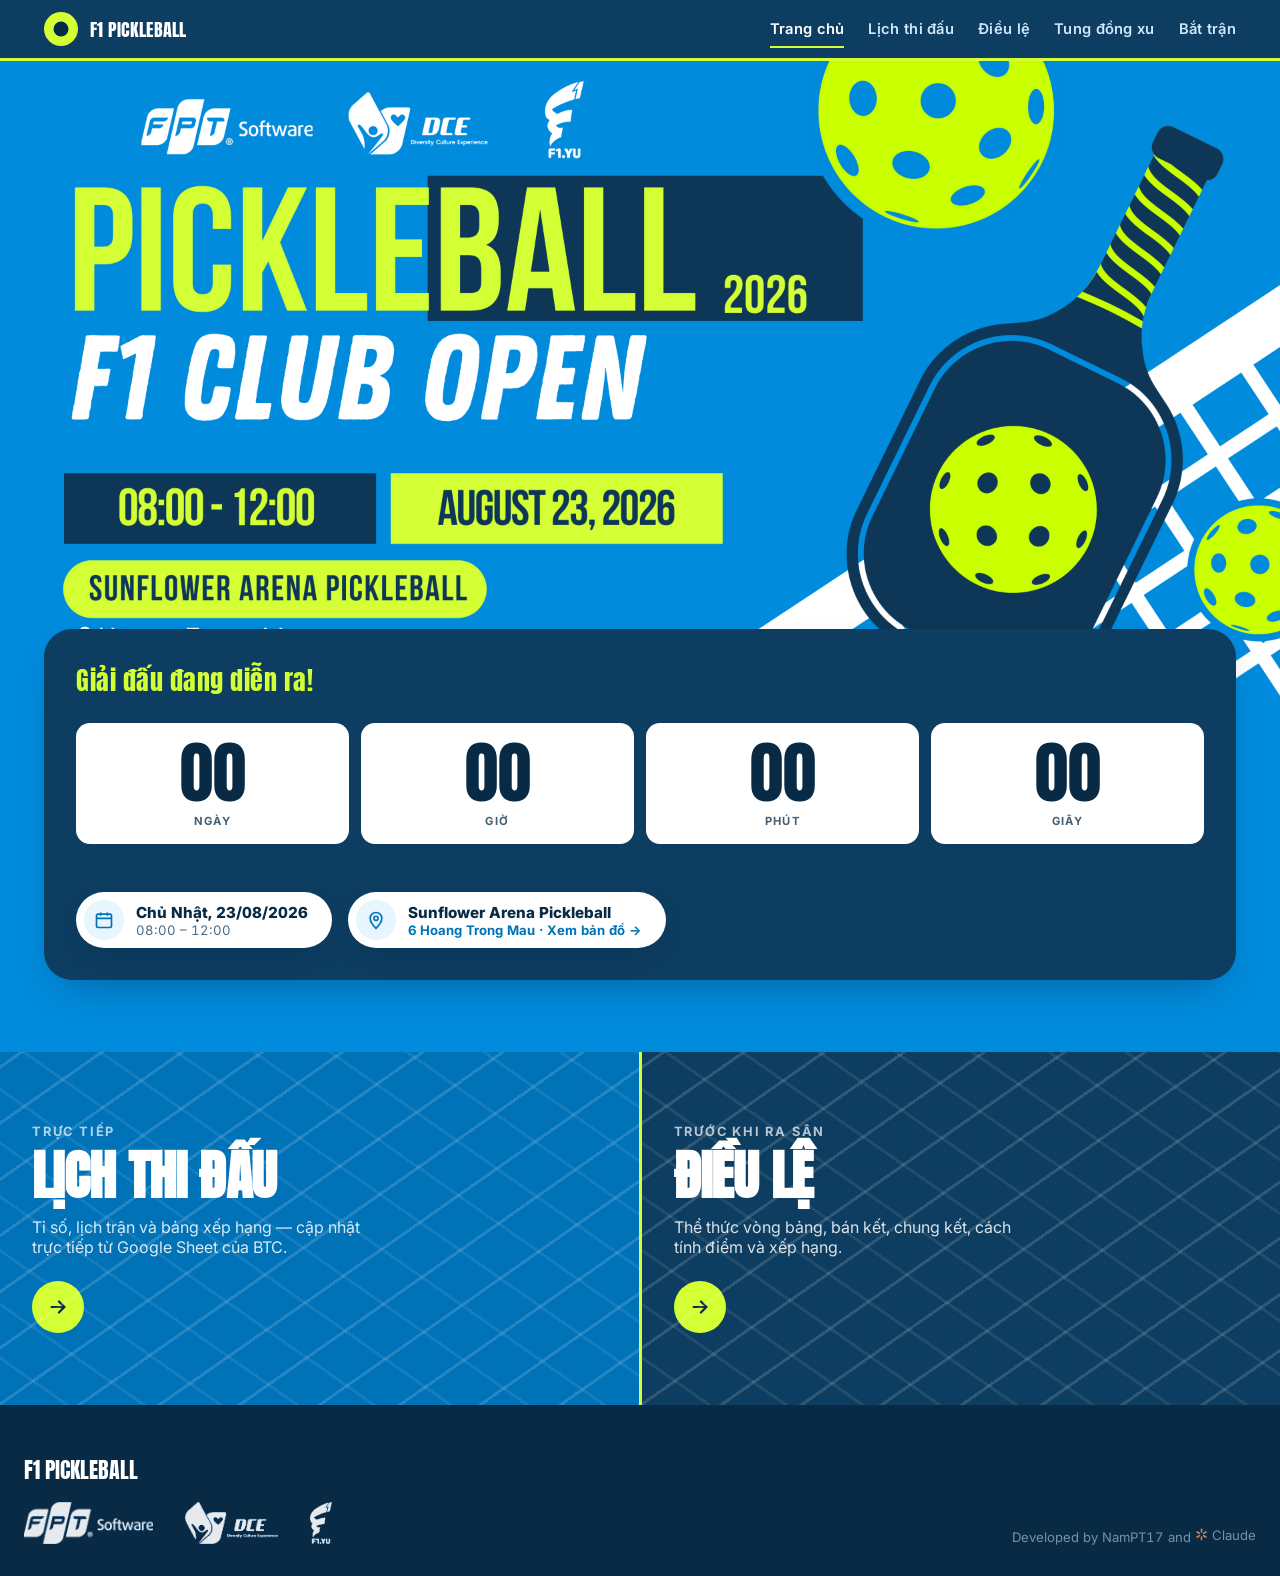
<file: index.html>
<!doctype html>
<html lang="vi">
<head>
<meta charset="UTF-8" />
<meta name="viewport" content="width=device-width, initial-scale=1" />
<title>Pickleball F1 Club Open 2026</title>
<meta name="description" content="Pickleball F1 Club Open 2026 — 23/08/2026, Sunflower Arena Pickleball. Xem lịch thi đấu, tỉ số trực tiếp và điều lệ giải đấu." />
<link rel="stylesheet" href="css/style.css" />
</head>
<body>
<!--
THESIS: The site is the poster's own scoreboard, not a brochure about it — extends the
poster's court grid, stenciled navy-on-lime type, and sky/navy/lime system.
OWN-WORLD: sky #008BDC, navy #0D3D61, lime #D3FF34, diagonal court texture, Anton display,
Inter body, tabular numerals on every score.
STORY: reader gets event + date + venue + countdown instantly, then one clear choice:
read the rules.
FIRST VIEWPORT: full-bleed real poster art, oversized navy-on-lime countdown block
overlapping it, venue pill row beneath.
FORM: sports-scoreboard system extending the pinned poster brief.
FINISH: unreviewed and undocumented is unfinished; this build ends with the finish
review, the verdict, DESIGN.md, and every shipping raster carrying its provenance.
-->

<header class="site-header">
  <div class="site-header__inner">
    <a class="brand" href="index.html">
      <span class="brand__mark">
        <svg viewBox="0 0 24 24" fill="currentColor"><circle cx="12" cy="12" r="9"/></svg>
      </span>
      F1 PICKLEBALL
    </a>
    <button class="nav__toggle" data-nav-toggle aria-expanded="false" aria-controls="site-nav" aria-label="Mở menu">
      <svg width="24" height="24" viewBox="0 0 24 24" fill="none" stroke="currentColor" stroke-width="2.2" stroke-linecap="round"><path d="M4 7h16M4 12h16M4 17h16"/></svg>
    </button>
    <nav class="nav" id="site-nav" aria-label="Điều hướng chính">
      <a class="nav__link" href="index.html" aria-current="page">Trang chủ</a>
      <a class="nav__link" href="schedule.html">Lịch thi đấu</a>
      <a class="nav__link" href="rules.html">Điều lệ</a>
      <a class="nav__link" href="coin-toss.html">Tung đồng xu</a>
      <a class="nav__link" href="referee.html">Bắt trận</a>
    </nav>
  </div>
</header>

<div id="champion-banner-root"></div>

<main>
  <section class="hero">
    <img class="hero__poster" src="assets/poster.png" alt="Poster Pickleball F1 Club Open 2026 — 23/08/2026, 08:00-12:00, Sunflower Arena Pickleball, 6 Hoang Trong Mau" />

    <div class="hero__below">
      <div class="countdown-block reveal" data-countdown>
        <div class="countdown-block__label" data-cd-label>Đếm ngược đến ngày thi đấu</div>
        <div class="countdown">
          <div class="countdown__unit"><div class="countdown__value" data-cd-days>00</div><div class="countdown__unit-label">Ngày</div></div>
          <div class="countdown__unit"><div class="countdown__value" data-cd-hours>00</div><div class="countdown__unit-label">Giờ</div></div>
          <div class="countdown__unit"><div class="countdown__value" data-cd-minutes>00</div><div class="countdown__unit-label">Phút</div></div>
          <div class="countdown__unit"><div class="countdown__value" data-cd-seconds>00</div><div class="countdown__unit-label">Giây</div></div>
        </div>

        <div class="event-facts">
          <div class="event-fact">
            <span class="event-fact__icon"><svg width="20" height="20" viewBox="0 0 24 24" fill="none" stroke="currentColor" stroke-width="2"><rect x="3" y="5" width="18" height="16" rx="2"/><path d="M8 3v4M16 3v4M3 10h18"/></svg></span>
            <span><div class="event-fact__title">Chủ Nhật, 23/08/2026</div><div class="event-fact__sub">08:00 – 12:00</div></span>
          </div>
          <a class="event-fact event-fact--link" href="https://maps.app.goo.gl/c6wUJUj2LhhoGPs6A" target="_blank" rel="noopener">
            <span class="event-fact__icon"><svg width="20" height="20" viewBox="0 0 24 24" fill="none" stroke="currentColor" stroke-width="2"><path d="M12 22s7-6.5 7-12a7 7 0 1 0-14 0c0 5.5 7 12 7 12Z"/><circle cx="12" cy="10" r="2.5"/></svg></span>
            <span><div class="event-fact__title">Sunflower Arena Pickleball</div><div class="event-fact__sub">6 Hoang Trong Mau · Xem bản đồ →</div></span>
          </a>
        </div>
      </div>
    </div>
  </section>

  <div class="split-band">
    <a class="split-tile split-tile--schedule court-texture" href="schedule.html">
      <div class="split-tile__eyebrow">Trực tiếp</div>
      <h2 class="split-tile__title">Lịch thi đấu</h2>
      <p class="split-tile__desc">Tỉ số, lịch trận và bảng xếp hạng — cập nhật trực tiếp từ Google Sheet của BTC.</p>
      <span class="split-tile__arrow"><svg width="22" height="22" viewBox="0 0 24 24" fill="none" stroke="currentColor" stroke-width="2.4" stroke-linecap="round"><path d="M5 12h14M13 6l6 6-6 6"/></svg></span>
    </a>
    <a class="split-tile split-tile--rules court-texture" href="rules.html">
      <div class="split-tile__eyebrow">Trước khi ra sân</div>
      <h2 class="split-tile__title">Điều lệ</h2>
      <p class="split-tile__desc">Thể thức vòng bảng, bán kết, chung kết, cách tính điểm và xếp hạng.</p>
      <span class="split-tile__arrow"><svg width="22" height="22" viewBox="0 0 24 24" fill="none" stroke="currentColor" stroke-width="2.4" stroke-linecap="round"><path d="M5 12h14M13 6l6 6-6 6"/></svg></span>
    </a>
  </div>
</main>

<footer class="site-footer">
  <div class="site-footer__inner">
    <div>
      <div class="site-footer__brand">F1 PICKLEBALL</div>
      <div class="site-footer__sponsors">
        <img class="sponsor-logo" src="assets/logos/fpt-software.png" alt="FPT Software" />
        <img class="sponsor-logo" src="assets/logos/dce.png" alt="DCE — Diversity Culture Experience" />
        <img class="sponsor-logo" src="assets/logos/f1-yu.png" alt="F1.YU" />
      </div>
    </div>
    <a class="site-footer__meta site-footer__meta--link" href="https://github.com/ptnam0700/f1-pickleball-2308" target="_blank" rel="noopener">Developed by NamPT17 and <span class="claude-mark"><svg viewBox="0 0 24 24" fill="currentColor" aria-hidden="true"><g><rect x="10.5" y="1" width="3" height="8" rx="1.5"/><rect x="10.5" y="1" width="3" height="8" rx="1.5" transform="rotate(60 12 12)"/><rect x="10.5" y="1" width="3" height="8" rx="1.5" transform="rotate(120 12 12)"/><rect x="10.5" y="1" width="3" height="8" rx="1.5" transform="rotate(180 12 12)"/><rect x="10.5" y="1" width="3" height="8" rx="1.5" transform="rotate(240 12 12)"/><rect x="10.5" y="1" width="3" height="8" rx="1.5" transform="rotate(300 12 12)"/></g></svg>Claude</span></a>
  </div>
</footer>

<script src="js/nav.js"></script>
<script src="js/countdown.js"></script>
<script src="js/reveal.js"></script>
<script src="js/sheet-data.js"></script>
<script src="js/champion.js"></script>
</body>
</html>
</file>
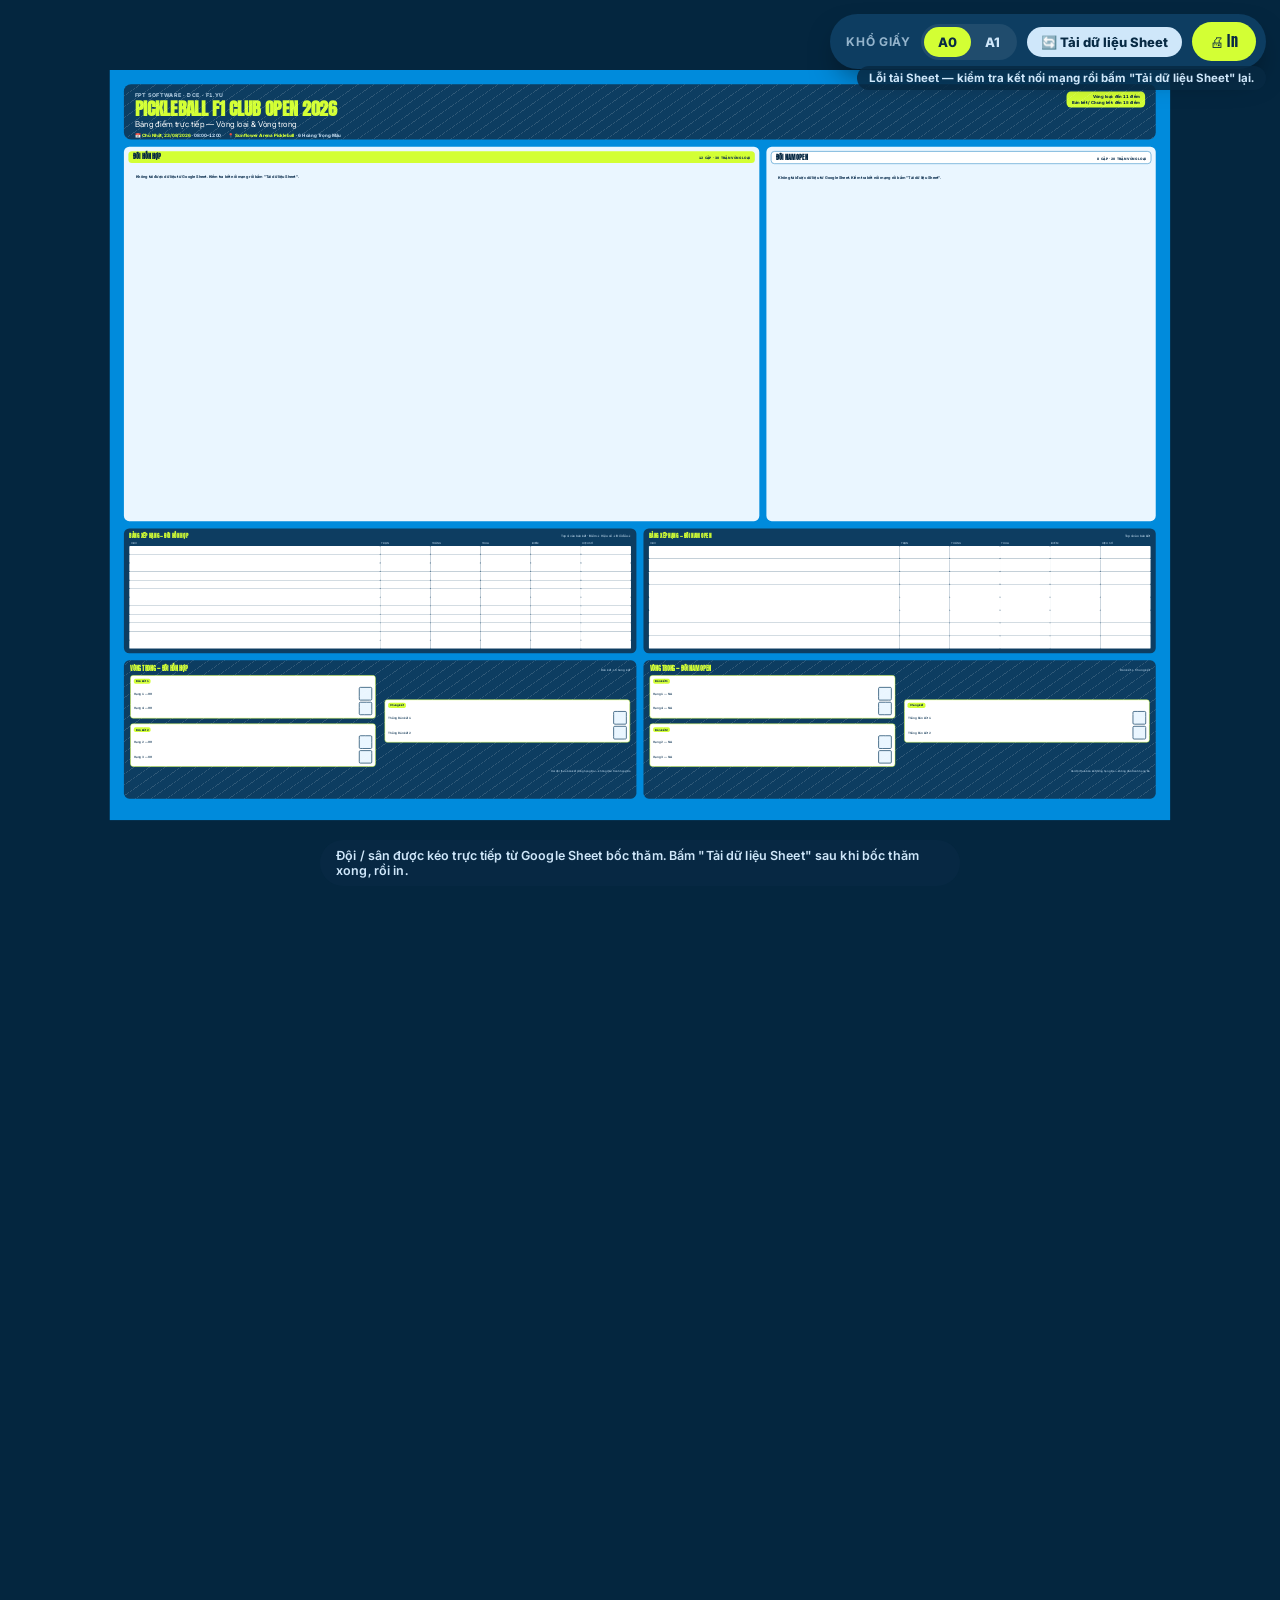
<file: bang-diem-in.html>
<!doctype html>
<html lang="vi" data-size="a0">
<head>
<meta charset="utf-8" />
<meta name="viewport" content="width=device-width, initial-scale=1" />
<title>Bảng điểm in — F1 Club Open 2026</title>
<style id="page-size-style">@page{ size:A0 landscape; margin:0; }</style>
<style>
@import url('https://fonts.googleapis.com/css2?family=Anton&family=Inter:ital,wght@0,500;0,600;0,700;0,800;1,600&display=swap');

:root{
  --sky:        #008BDC;
  --sky-deep:   #0072B8;
  --navy:       #0D3D61;
  --navy-deep:  #082B4B;
  --navy-ink:   #082A44;
  --lime:       #D3FF34;
  --lime-deep:  #B8E01C;
  --white:      #FFFFFF;
  --sky-tint:   #EAF6FF;
  --ink-on-sky: var(--navy-ink);
  --font-display: 'Anton', 'Archivo Black', sans-serif;
  --font-body: 'Inter', system-ui, sans-serif;
}

*,*::before,*::after{ box-sizing:border-box; print-color-adjust:exact; -webkit-print-color-adjust:exact; }
html,body{ margin:0; background:#04263F; }
body{
  font-family:var(--font-body);
  color:var(--ink-on-sky);
  font-variant-numeric:tabular-nums;
  -webkit-font-smoothing:antialiased;
}
h1,h2,h3{ font-family:var(--font-display); text-transform:uppercase; letter-spacing:-0.01em; margin:0; line-height:1.05; }

/* ---------------------------------------------------------------- controls (screen only) */
.controls{
  position:fixed; top:14px; right:14px; z-index:50;
  display:flex; align-items:center; gap:10px;
  background:var(--navy); border-radius:999px;
  padding:8px 10px 8px 16px;
  box-shadow:0 14px 30px -10px rgba(0,0,0,0.55);
  font-family:var(--font-body);
}
.controls__label{ color:rgba(207,231,250,0.7); font-size:12px; font-weight:700; letter-spacing:0.06em; text-transform:uppercase; }
.controls__group{ display:flex; background:rgba(255,255,255,0.08); border-radius:999px; padding:3px; }
.controls__btn{
  appearance:none; border:none; cursor:pointer; font-family:var(--font-body); font-weight:800;
  font-size:13px; padding:7px 14px; border-radius:999px; color:#CFE7FA; background:transparent;
  transition:background .15s, color .15s;
}
.controls__btn[aria-pressed="true"]{ background:var(--lime); color:var(--navy-ink); }
.controls__print{
  appearance:none; border:none; cursor:pointer; font-family:var(--font-display); letter-spacing:0.02em;
  font-size:14px; padding:9px 18px; border-radius:999px; background:var(--lime); color:var(--navy-ink);
}
.controls__print:hover{ background:var(--lime-deep); }
.controls__sync{
  appearance:none; border:none; cursor:pointer; font-family:var(--font-body); font-weight:800;
  font-size:13px; padding:7px 14px; border-radius:999px; color:var(--navy-ink); background:#CFE7FA;
}
.controls__sync:hover{ background:var(--white); }
.controls__sync:disabled{ opacity:0.6; cursor:wait; }
.controls__status{
  position:fixed; top:66px; right:14px; z-index:50; font-size:11.5px; font-weight:700;
  color:#CFE7FA; background:rgba(8,42,68,0.85); padding:5px 12px; border-radius:999px;
}
.controls__hint{
  position:fixed; bottom:14px; left:50%; transform:translateX(-50%); z-index:50;
  background:rgba(8,42,68,0.9); color:#CFE7FA; font-size:12.5px; padding:8px 16px; border-radius:999px;
  font-weight:600; letter-spacing:0.01em;
}

/* ---------------------------------------------------------------- preview stage (screen only) */
.stage{ min-height:100vh; display:flex; align-items:flex-start; justify-content:center; padding:70px 0 60px; }
.fit{ transform-origin: top center; }

/* ---------------------------------------------------------------- the physical page, authored at A0 landscape mm */
.page-frame{ width:1189mm; height:841mm; overflow:visible; }
html[data-size="a1"] .page-frame{ width:841mm; height:594mm; overflow:hidden; }
html[data-size="a1"] .page{ transform:scale(0.70710678); transform-origin:top left; }

.page{
  width:1189mm; height:841mm;
  background:var(--sky);
  padding:16mm;
  display:grid;
  grid-template-rows:62mm 420mm 140mm 155mm;
  row-gap:8mm;
  position:relative;
}

/* ---------------------------------------------------------------- court texture */
.court-texture{ position:relative; overflow:hidden; }
.court-texture::before{
  content:""; position:absolute; inset:-20% -10%; pointer-events:none;
  background-image:repeating-linear-gradient(-35deg, rgba(255,255,255,0.14) 0mm, rgba(255,255,255,0.14) 0.7mm, transparent 0.7mm, transparent 10mm);
}

/* ---------------------------------------------------------------- header */
.head{ display:grid; grid-template-columns:1fr auto; align-items:start; gap:10mm; color:var(--white); border-radius:8mm; background:var(--navy); padding:8mm 12mm; }
.head__brand{ font-family:var(--font-body); font-weight:800; font-size:6mm; letter-spacing:0.08em; color:rgba(207,231,250,0.75); }
.head__title{ font-size:20mm; color:var(--lime); margin-top:2mm; }
.head__subtitle{ font-size:9mm; margin-top:1mm; color:var(--white); }
.head__facts{ display:flex; gap:8mm; margin-top:4mm; font-family:var(--font-body); font-weight:700; font-size:5mm; color:#CFE7FA; }
.head__facts b{ color:var(--lime); font-weight:800; }
.head__right{ display:flex; flex-direction:column; align-items:flex-end; gap:6mm; }
.head__logos{ display:flex; align-items:center; gap:6mm; background:var(--white); border-radius:5mm; padding:4mm 6mm; }
.head__logos img{ height:9mm; width:auto; display:block; }
.head__status{ font-size:4.6mm; font-weight:800; color:var(--navy-ink); background:var(--lime); border-radius:5mm; padding:3mm 6mm; text-align:right; line-height:1.3; }

/* ---------------------------------------------------------------- category panels (round robin) */
.groups{ display:grid; grid-template-columns:62fr 38fr; gap:8mm; min-height:0; }
.panel{ background:var(--sky-tint); border-radius:6mm; padding:5mm; display:flex; flex-direction:column; min-height:0; }
.panel__head{ display:flex; align-items:baseline; justify-content:space-between; border-radius:4mm; padding:3mm 5mm; margin-bottom:4mm; }
.panel--hh .panel__head{ background:var(--lime); }
.panel--na .panel__head{ background:var(--white); border:0.6mm solid var(--sky-deep); }
.panel__head h2{ font-size:7mm; color:var(--navy-ink); }
.panel__head span{ font-family:var(--font-body); font-weight:800; font-size:3.6mm; color:var(--navy-deep); text-transform:uppercase; letter-spacing:0.04em; }

.rounds{ display:grid; gap:3mm; flex:1; min-height:0; }
.panel--hh .rounds{ grid-template-columns:repeat(5,1fr); }
.panel--na .rounds{ grid-template-columns:repeat(5,1fr); }
.round{ display:flex; flex-direction:column; }
.round h3{ text-align:center; font-size:4.2mm; color:var(--navy-deep); margin-bottom:3.4mm; font-family:var(--font-body); font-weight:800; letter-spacing:0.03em; }
.round__list{ flex:1; display:flex; flex-direction:column; justify-content:space-between; gap:4mm; }

.match{ background:var(--white); border:0.4mm solid #BFDDEC; border-radius:3mm; padding:3.4mm 3.6mm; }
.match__tag{ font-size:3.1mm; font-weight:800; color:var(--sky-deep); letter-spacing:0.02em; }
.match__team{
  display:grid; grid-template-columns:9.5mm 1fr 15mm; align-items:center; gap:2mm;
  border-top:0.3mm solid #E1EEF4; padding-top:2.2mm; margin-top:2.2mm;
}
.match__team:first-of-type{ border-top:none; padding-top:0; margin-top:0; }
.match__code{ font-weight:800; font-size:3.4mm; color:var(--navy-ink); }
.match__name{
  font-size:5.9mm; font-weight:700; color:var(--navy-ink); line-height:1.14;
  display:-webkit-box; -webkit-line-clamp:2; -webkit-box-orient:vertical; overflow:hidden;
}
.match__score{
  aspect-ratio:1/1; width:100%; height:auto; border:0.8mm solid var(--navy); border-radius:1.6mm; background:var(--sky-tint);
  text-align:center; font-size:5.4mm; font-weight:800; color:var(--navy-ink);
}
.match__meta{ display:flex; align-items:center; justify-content:space-between; margin-bottom:1.8mm; }
.match__court{ font-size:4mm; font-weight:800; color:var(--white); background:var(--sky-deep); border-radius:999px; padding:0.8mm 2.8mm; letter-spacing:0.02em; }
.panel--na .match{ padding:4.6mm 5mm; }
.panel--na .match__team{ grid-template-columns:12mm 1fr 17mm; gap:2.6mm; }
.panel--na .match__code{ font-size:4mm; }
.panel--na .match__name{ font-size:5.9mm; }
.panel--na .match__score{ font-size:6mm; }
.panel--na .match__court{ font-size:4.6mm; padding:1mm 3.2mm; }

/* ---------------------------------------------------------------- standings (blank, hand-filled) */
.standings{ display:grid; grid-template-columns:1fr 1fr; gap:8mm; min-height:0; }
.rank{ background:var(--navy); border-radius:6mm; padding:5mm 6mm; color:var(--white); display:flex; flex-direction:column; min-height:0; }
.rank__head{ display:flex; align-items:center; justify-content:space-between; margin-bottom:3mm; }
.rank__head h2{ font-size:6mm; color:var(--lime); }
.rank__head span{ font-size:3.4mm; font-weight:700; color:rgba(207,231,250,0.7); }
table.rank__table{ width:100%; border-collapse:collapse; table-layout:fixed; flex:1; }
table.rank__table th{ font-family:var(--font-body); font-size:2.9mm; text-transform:uppercase; letter-spacing:0.03em; color:rgba(207,231,250,0.65); text-align:left; padding:0 1.4mm 1.6mm; font-weight:700; }
table.rank__table td{ background:rgba(255,255,255,0.06); border-bottom:0.3mm solid rgba(255,255,255,0.14); padding:1.6mm 1.4mm; font-size:3.3mm; font-weight:700; }
table.rank__table tr[data-top4="true"] td:first-child{ color:var(--lime); }
table.rank__table td.blank{ background:var(--white); border-radius:1mm; height:6mm; }
th.col-name{ width:40%; } th.col-num{ width:8%; text-align:center; }
td.col-name.blank{ background:var(--white); color:var(--navy-ink); border-radius:1mm; }
td.col-num{ text-align:center; }

/* ---------------------------------------------------------------- brackets */
.brackets{ display:grid; grid-template-columns:1fr 1fr; gap:8mm; min-height:0; }
.bracket{ background:var(--navy); border-radius:6mm; padding:6mm 7mm; color:var(--white); position:relative; }
.bracket__head{ display:flex; align-items:baseline; justify-content:space-between; margin-bottom:4mm; }
.bracket__head h2{ font-size:6.4mm; color:var(--lime); }
.bracket__head span{ font-size:3.2mm; font-weight:700; color:rgba(207,231,250,0.65); }
.bracket__tree{ display:grid; grid-template-columns:1fr 1fr; gap:10mm; align-items:center; }
.semi{ display:grid; gap:6mm; }
.bcard{ background:var(--white); color:var(--navy-ink); border:0.7mm solid var(--lime); border-radius:3mm; padding:3mm 3.4mm; }
.bcard__label{ display:inline-block; background:var(--lime); border-radius:2mm; padding:1mm 2.4mm; font-size:3mm; font-weight:800; margin-bottom:2mm; }
.bline{ display:grid; grid-template-columns:1fr 15mm; align-items:center; gap:2mm; margin-top:1.6mm; }
.bline span:first-child{ font-size:3.3mm; font-weight:700; color:#3A5972; }
.bline .match__score{ font-size:5mm; }
.bracket__note{ font-size:2.9mm; font-weight:700; color:rgba(207,231,250,0.7); text-align:right; margin-top:3mm; }

/* ---------------------------------------------------------------- print */
@media print{
  body{ background:none; }
  .controls, .controls__hint, .controls__status{ display:none !important; }
  .stage{ min-height:0; padding:0; display:block; }
  .fit{ transform:none !important; }
  .page-frame{ overflow:visible !important; }
}
</style>
</head>
<body>

<div class="controls">
  <span class="controls__label">Khổ giấy</span>
  <div class="controls__group" role="group" aria-label="Chọn khổ giấy">
    <button type="button" class="controls__btn" data-size-btn="a0" aria-pressed="true">A0</button>
    <button type="button" class="controls__btn" data-size-btn="a1" aria-pressed="false">A1</button>
  </div>
  <button type="button" class="controls__sync" id="syncBtn">🔄 Tải dữ liệu Sheet</button>
  <button type="button" class="controls__print" id="printBtn">🖨 In</button>
</div>
<div class="controls__status" id="syncStatus">Đang tải dữ liệu từ Google Sheet…</div>
<div class="controls__hint">Đội / sân được kéo trực tiếp từ Google Sheet bốc thăm. Bấm "Tải dữ liệu Sheet" sau khi bốc thăm xong, rồi in.</div>

<div class="stage">
  <div class="page-frame">
    <div class="page fit">

      <header class="head court-texture">
        <div>
          <div class="head__brand">FPT SOFTWARE · DCE · F1.YU</div>
          <h1 class="head__title">Pickleball F1 Club Open 2026</h1>
          <div class="head__subtitle">Bảng điểm trực tiếp — Vòng loại &amp; Vòng trong</div>
          <div class="head__facts">
            <span>📅 <b>Chủ Nhật, 23/08/2026</b> · 08:00–12:00</span>
            <span>📍 <b>Sunflower Arena Pickleball</b> · 6 Hoàng Trọng Mậu</span>
          </div>
        </div>
        <div class="head__right">
          <div class="head__status">Vòng loại: đến 11 điểm<br/>Bán kết / Chung kết: đến 15 điểm</div>
        </div>
      </header>

      <section class="groups">
        <section class="panel panel--hh">
          <div class="panel__head"><h2>Đôi Hỗn Hợp</h2><span>12 cặp · 30 trận vòng loại</span></div>
          <div class="rounds" id="hh-rounds"></div>
        </section>
        <section class="panel panel--na">
          <div class="panel__head"><h2>Đôi Nam Open</h2><span>8 cặp · 20 trận vòng loại</span></div>
          <div class="rounds" id="na-rounds"></div>
        </section>
      </section>

      <section class="standings">
        <section class="rank">
          <div class="rank__head"><h2>Bảng xếp hạng — Đôi Hỗn Hợp</h2><span>Top 4 vào bán kết · Điểm ↓ Hiệu số ↓ Đối đầu ↓</span></div>
          <table class="rank__table" id="hh-standings"></table>
        </section>
        <section class="rank">
          <div class="rank__head"><h2>Bảng xếp hạng — Đôi Nam Open</h2><span>Top 4 vào bán kết</span></div>
          <table class="rank__table" id="na-standings"></table>
        </section>
      </section>

      <section class="brackets" id="brackets"></section>

    </div>
  </div>
</div>

<script>
/* ---------------- live data from the club's Google Sheet (same source as js/sheet-data.js) ---------------- */
const SHEET_ID = "19RxCD21GQUcgIFvx61RM5hL0GvIcS9oKEf9H6lnnyNA";
const GID_MATCHES = "2001005";      // tab "Phân bổ sân"
const GID_STANDINGS = "1628836208"; // tab "Dashboard"
const CATS = { hh: 'Đôi Hỗn Hợp', na: 'Đôi Nam Open' };

function gvizCsvUrl(gid){ return `https://docs.google.com/spreadsheets/d/${SHEET_ID}/gviz/tq?tqx=out:csv&gid=${gid}`; }

function parseCsv(text){
  const rows = []; let row = [], field = '', inQuotes = false;
  for (let i = 0; i < text.length; i++){
    const c = text[i];
    if (inQuotes){
      if (c === '"'){ if (text[i+1] === '"'){ field += '"'; i++; } else inQuotes = false; }
      else field += c;
    } else if (c === '"'){ inQuotes = true; }
    else if (c === ','){ row.push(field); field = ''; }
    else if (c === '\r'){ /* skip */ }
    else if (c === '\n'){ row.push(field); field = ''; rows.push(row); row = []; }
    else field += c;
  }
  if (field.length || row.length){ row.push(field); rows.push(row); }
  return rows;
}

async function fetchRows(gid){
  const res = await fetch(gvizCsvUrl(gid), { cache: 'no-store' });
  if (!res.ok) throw new Error(`Sheet fetch failed (${res.status})`);
  return parseCsv(await res.text());
}

const MATCH_COLS = { matchId:1, category:2, stage:3, round:4, slot:5, start:6, court:8, teamA:9, teamB:10 };

async function loadMatches(){
  const rows = await fetchRows(GID_MATCHES);
  const headerIdx = rows.findIndex((r) => r[MATCH_COLS.matchId] === 'Match ID');
  if (headerIdx === -1) throw new Error('Không tìm thấy header "Match ID" trong Sheet');
  const matches = [];
  for (let i = headerIdx + 1; i < rows.length; i++){
    const r = rows[i];
    const matchId = (r[MATCH_COLS.matchId] || '').trim();
    if (!matchId) continue;
    matches.push({
      matchId,
      category: (r[MATCH_COLS.category] || '').trim(),
      stage: (r[MATCH_COLS.stage] || '').trim(),
      round: (r[MATCH_COLS.round] || '').trim(),
      slot: (r[MATCH_COLS.slot] || '').trim(),
      start: (r[MATCH_COLS.start] || '').trim(),
      court: (r[MATCH_COLS.court] || '').trim(),
      teamA: (r[MATCH_COLS.teamA] || '').trim(),
      teamB: (r[MATCH_COLS.teamB] || '').trim(),
    });
  }
  return matches;
}

async function loadNameMap(){
  const rows = await fetchRows(GID_STANDINGS);
  const map = {};
  let inSection = false;
  for (const r of rows){
    const first = (r[0] || '').trim();
    if (first.startsWith('BẢNG XẾP HẠNG')){ inSection = true; continue; }
    if (!inSection) continue;
    const code = first, players = (r[1] || '').trim();
    if (!code || code === 'Mã') continue;
    map[code] = players;
  }
  return map;
}

function groupByRound(matches, category){
  const inCat = matches.filter((m) => m.category === category && m.stage === 'Vòng loại');
  const rounds = {};
  inCat.forEach((m) => { (rounds[m.round] ||= []).push(m); });
  return Object.keys(rounds).sort((a, b) => Number(a) - Number(b))
    .map((r) => rounds[r].sort((a, b) => Number(a.slot) - Number(b.slot)));
}

function renderRounds(elId, rounds, nameMap){
  document.getElementById(elId).innerHTML = rounds.map((round, i) => `
    <div class="round">
      <h3>Vòng ${i+1}</h3>
      <div class="round__list">
        ${round.map((m) => `
          <div class="match">
            <div class="match__meta">
              <span class="match__tag">${m.matchId}${m.start ? ` · ${m.start}` : ''}</span>
              ${m.court ? `<span class="match__court">Sân ${m.court}</span>` : ''}
            </div>
            ${[m.teamA, m.teamB].map((code) => `
              <div class="match__team">
                <span class="match__code">${code || '–'}</span>
                <span class="match__name" contenteditable="true">${code ? (nameMap[code] || '') : 'Chờ bốc thăm'}</span>
                <span class="match__score" contenteditable="true"></span>
              </div>`).join('')}
          </div>`).join('')}
      </div>
    </div>`).join('');
}

function renderStandings(elId, codes, nameMap){
  const head = `<tr>
    <th class="col-name">VĐV</th>
    <th class="col-num">Trận</th><th class="col-num">Thắng</th><th class="col-num">Thua</th>
    <th class="col-num">Điểm</th><th class="col-num">Hiệu số</th>
  </tr>`;
  const rows = codes.map(() => `
    <tr>
      <td class="col-name blank" contenteditable="true"></td>
      <td class="col-num blank" contenteditable="true"></td>
      <td class="col-num blank" contenteditable="true"></td>
      <td class="col-num blank" contenteditable="true"></td>
      <td class="col-num blank" contenteditable="true"></td>
      <td class="col-num blank" contenteditable="true"></td>
    </tr>`).join('');
  document.getElementById(elId).innerHTML = `<thead>${head}</thead><tbody>${rows}</tbody>`;
}

function bracket(title, sub, prefix){
  const semi = (label, hi, lo) => `
    <div class="bcard">
      <span class="bcard__label">${label}</span>
      <div class="bline"><span contenteditable="true">Hạng ${hi} — ${prefix}</span><span class="match__score" contenteditable="true"></span></div>
      <div class="bline"><span contenteditable="true">Hạng ${lo} — ${prefix}</span><span class="match__score" contenteditable="true"></span></div>
    </div>`;
  return `
    <section class="bracket court-texture">
      <div class="bracket__head"><h2>${title}</h2><span>${sub}</span></div>
      <div class="bracket__tree">
        <div class="semi">
          ${semi('Bán kết 1', 1, 4)}
          ${semi('Bán kết 2', 2, 3)}
        </div>
        <div class="bcard">
          <span class="bcard__label">Chung kết</span>
          <div class="bline"><span contenteditable="true">Thắng Bán kết 1</span><span class="match__score" contenteditable="true"></span></div>
          <div class="bline"><span contenteditable="true">Thắng Bán kết 2</span><span class="match__score" contenteditable="true"></span></div>
        </div>
      </div>
      <div class="bracket__note">Hai đội thua bán kết đồng hạng Ba — không đấu tranh hạng Ba</div>
    </section>`;
}

document.getElementById('brackets').innerHTML =
  bracket('Vòng trong — Đôi Hỗn Hợp', 'Bán kết → Chung kết', 'HH') +
  bracket('Vòng trong — Đôi Nam Open', 'Bán kết → Chung kết', 'NA');

const FALLBACK_CODES = {
  hh: ['HH1','HH2','HH3','HH4','HH5','HH6','HH7','HH8','HH9','HH10','HH11','HH12'],
  na: ['NA1','NA2','NA3','NA4','NA5','NA6','NA7','NA8'],
};

async function syncFromSheet(){
  const statusEl = document.getElementById('syncStatus');
  const btn = document.getElementById('syncBtn');
  btn.disabled = true;
  statusEl.textContent = 'Đang tải dữ liệu từ Google Sheet…';
  try{
    const [matches, nameMap] = await Promise.all([loadMatches(), loadNameMap()]);
    renderRounds('hh-rounds', groupByRound(matches, CATS.hh), nameMap);
    renderRounds('na-rounds', groupByRound(matches, CATS.na), nameMap);
    const knockoutSub = (category) => {
      const sf = matches.find((m) => m.category === category && m.stage === 'Bán kết');
      const fi = matches.find((m) => m.category === category && m.stage === 'Chung kết');
      return `Bán kết${sf?.start ? ` ${sf.start}` : ''} → Chung kết${fi?.start ? ` ${fi.start}` : ''}`;
    };
    document.getElementById('brackets').innerHTML =
      bracket('Vòng trong — Đôi Hỗn Hợp', knockoutSub(CATS.hh), 'HH') +
      bracket('Vòng trong — Đôi Nam Open', knockoutSub(CATS.na), 'NA');
    const hhCodes = Object.keys(nameMap).filter((c) => c.startsWith('HH')).sort((a,b) => Number(a.slice(2)) - Number(b.slice(2)));
    const naCodes = Object.keys(nameMap).filter((c) => c.startsWith('NA')).sort((a,b) => Number(a.slice(2)) - Number(b.slice(2)));
    renderStandings('hh-standings', hhCodes.length ? hhCodes : FALLBACK_CODES.hh, nameMap);
    renderStandings('na-standings', naCodes.length ? naCodes : FALLBACK_CODES.na, nameMap);
    statusEl.textContent = `Đã đồng bộ lúc ${new Date().toLocaleTimeString('vi-VN')}`;
  } catch (err) {
    console.error(err);
    const errMsg = '<div style="grid-column:1/-1;padding:8mm;font-family:var(--font-body);font-weight:700;color:var(--navy-deep);">Không tải được dữ liệu từ Google Sheet. Kiểm tra kết nối mạng rồi bấm "Tải dữ liệu Sheet".</div>';
    document.getElementById('hh-rounds').innerHTML = errMsg;
    document.getElementById('na-rounds').innerHTML = errMsg;
    renderStandings('hh-standings', FALLBACK_CODES.hh, {});
    renderStandings('na-standings', FALLBACK_CODES.na, {});
    statusEl.textContent = 'Lỗi tải Sheet — kiểm tra kết nối mạng rồi bấm "Tải dữ liệu Sheet" lại.';
  } finally {
    btn.disabled = false;
  }
}
document.getElementById('syncBtn').addEventListener('click', syncFromSheet);
syncFromSheet();

/* ---------------- paper size + fit-to-viewport preview ---------------- */
const SIZE_MM = { a0: [1189, 841], a1: [841, 594] };
function setSize(size){
  document.documentElement.dataset.size = size;
  document.getElementById('page-size-style').textContent =
    `@page{ size:${size === 'a1' ? 'A1' : 'A0'} landscape; margin:0; }`;
  document.querySelectorAll('[data-size-btn]').forEach((b) =>
    b.setAttribute('aria-pressed', String(b.dataset.sizeBtn === size)));
  fitToViewport();
}
function fitToViewport(){
  const size = document.documentElement.dataset.size;
  const [wmm, hmm] = SIZE_MM[size];
  const mmToPx = 96 / 25.4;
  const wpx = wmm * mmToPx, hpx = hmm * mmToPx;
  const avail = { w: window.innerWidth - 48, h: window.innerHeight - 150 };
  const scale = Math.min(avail.w / wpx, avail.h / hpx, 1);
  const el = document.querySelector('.fit');
  el.style.transform = `scale(${scale})`;
  el.style.marginBottom = `${-(hpx * (1 - scale))}px`;
}
document.querySelectorAll('[data-size-btn]').forEach((btn) =>
  btn.addEventListener('click', () => setSize(btn.dataset.sizeBtn)));
document.getElementById('printBtn').addEventListener('click', () => window.print());
window.addEventListener('resize', fitToViewport);
setSize('a0');
</script>
</body>
</html>
</file>
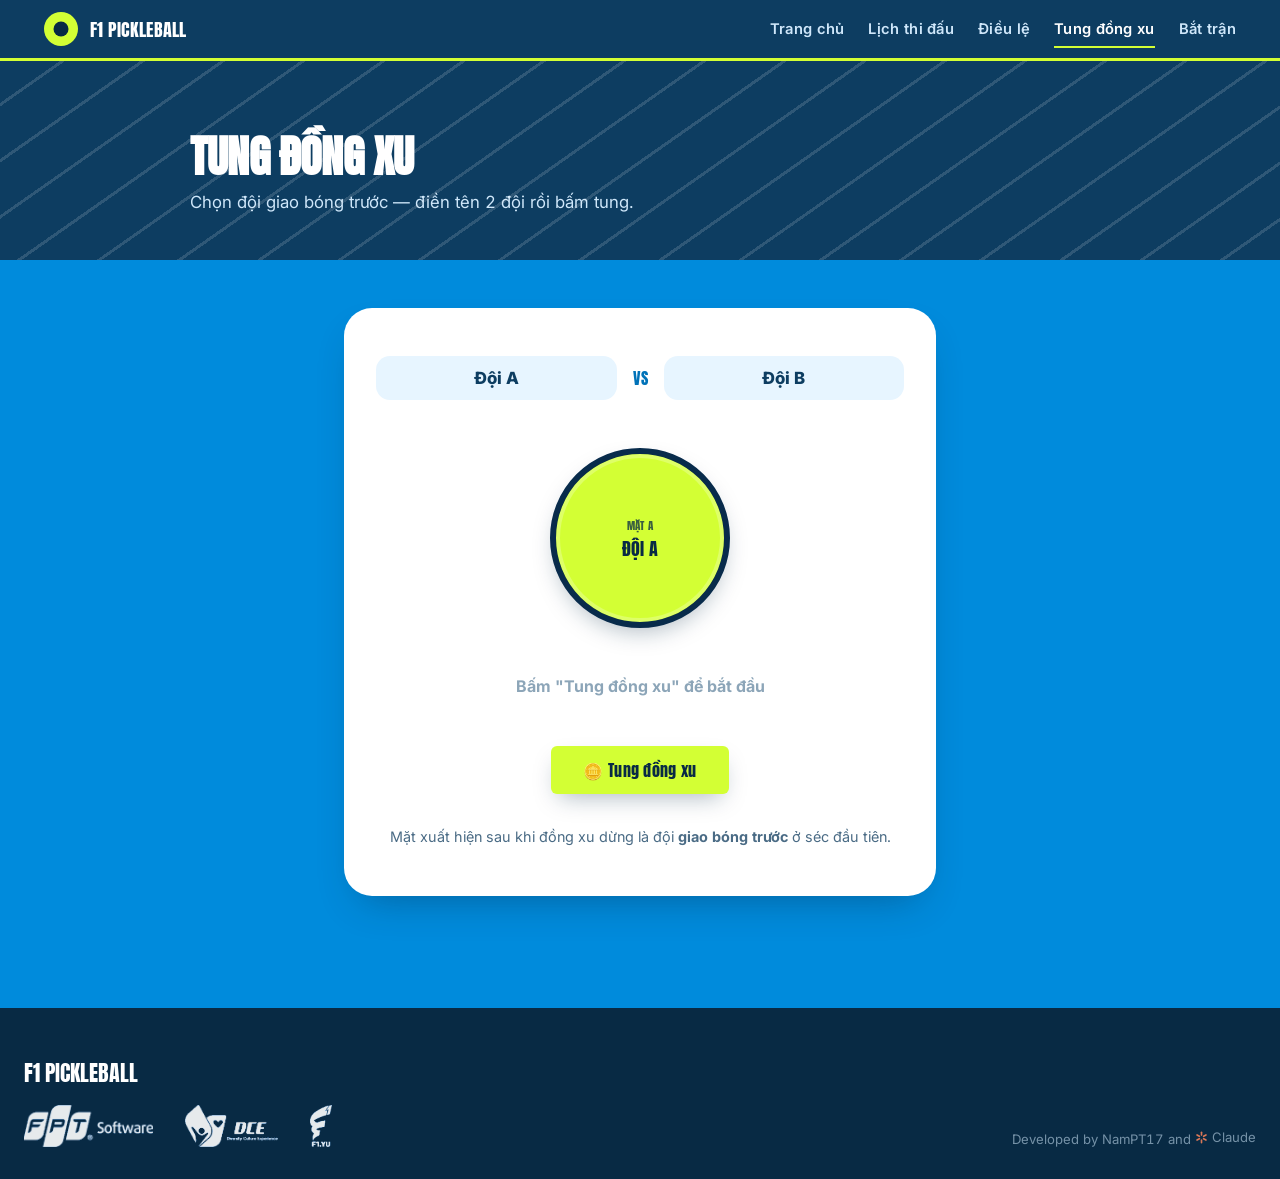
<file: coin-toss.html>
<!doctype html>
<html lang="vi">
<head>
<meta charset="UTF-8" />
<meta name="viewport" content="width=device-width, initial-scale=1" />
<title>Tung đồng xu — Pickleball F1 Club Open 2026</title>
<meta name="description" content="Tung đồng xu chọn đội giao bóng trước — Pickleball F1 Club Open 2026." />
<link rel="stylesheet" href="css/style.css" />
<style>
  .toss-hero{ background: var(--navy); color: var(--white); padding: var(--space-8) var(--space-5) var(--space-7); }
  .toss-hero__inner{ max-width: 900px; margin: 0 auto; }
  .toss-hero .section-title{ color: var(--white); }
  .toss-hero .section-lede{ color: var(--ink-on-navy); }

  .toss-body{ max-width: 640px; margin: 0 auto; padding: var(--space-7) var(--space-5) var(--space-9); }

  .toss-card{
    background: var(--white); border-radius: var(--radius-l); box-shadow: var(--shadow-card);
    padding: var(--space-7) var(--space-6); text-align: center;
  }

  .toss-names{ display: grid; grid-template-columns: 1fr auto 1fr; align-items: center; gap: var(--space-4); margin-bottom: var(--space-7); }
  .toss-name{
    font-family: var(--font-body); font-weight: 800; font-size: 1.05rem; color: var(--navy);
    background: var(--sky-tint); border: none; border-radius: var(--radius-m); padding: var(--space-3) var(--space-4);
    text-align: center; width: 100%;
  }
  .toss-name:focus{ outline: 2px solid var(--sky); outline-offset: 2px; }
  .toss-vs{ font-family: var(--font-display); color: var(--sky-deep); font-size: 1rem; }

  .coin-stage{ perspective: 1200px; display: flex; justify-content: center; margin-bottom: var(--space-7); }
  .coin{
    position: relative; width: 180px; height: 180px; transform-style: preserve-3d;
    transition: transform 2.6s cubic-bezier(0.2, 0.7, 0.2, 1);
  }
  .coin.is-flipping{ animation: coin-spin 2.6s cubic-bezier(0.2, 0.7, 0.2, 1); }
  .coin__face{
    position: absolute; inset: 0; border-radius: 50%; backface-visibility: hidden;
    display: flex; align-items: center; justify-content: center; flex-direction: column;
    font-family: var(--font-display); text-transform: uppercase; letter-spacing: 0.02em;
    border: 6px solid var(--navy-deep); box-shadow: inset 0 0 0 4px rgba(255,255,255,0.25), var(--shadow-pop);
  }
  .coin__face--a{ background: var(--lime); color: var(--navy-ink); }
  .coin__face--b{ background: var(--sky); color: var(--white); transform: rotateY(180deg); }
  .coin__face-label{ font-size: 0.68rem; opacity: 0.75; margin-bottom: 4px; }
  .coin__face-name{ font-size: 1.15rem; padding: 0 12px; line-height: 1.1; max-width: 150px; overflow-wrap: break-word; }

  @keyframes coin-spin{
    0%{ transform: rotateY(0) translateY(0); }
    50%{ transform: rotateY(1800deg) translateY(-60px); }
    100%{ transform: rotateY(var(--coin-end, 3600deg)) translateY(0); }
  }

  .toss-result{
    min-height: 2.4em; font-family: var(--font-display); font-size: 1.5rem; color: var(--navy);
    margin-bottom: var(--space-6);
  }
  .toss-result strong{ color: var(--sky-deep); }
  .toss-result--empty{ color: #8CA5B8; font-family: var(--font-body); font-weight: 700; font-size: 1rem; }

  .toss-actions{ display: flex; justify-content: center; }

  .toss-note{ font-size: 0.9rem; color: #4A6B85; margin-top: var(--space-6); line-height: 1.5; }
</style>
</head>
<body>

<header class="site-header">
  <div class="site-header__inner">
    <a class="brand" href="index.html">
      <span class="brand__mark"><svg viewBox="0 0 24 24" fill="currentColor"><circle cx="12" cy="12" r="9"/></svg></span>
      F1 PICKLEBALL
    </a>
    <button class="nav__toggle" data-nav-toggle aria-expanded="false" aria-controls="site-nav" aria-label="Mở menu">
      <svg width="24" height="24" viewBox="0 0 24 24" fill="none" stroke="currentColor" stroke-width="2.2" stroke-linecap="round"><path d="M4 7h16M4 12h16M4 17h16"/></svg>
    </button>
    <nav class="nav" id="site-nav" aria-label="Điều hướng chính">
      <a class="nav__link" href="index.html">Trang chủ</a>
      <a class="nav__link" href="schedule.html">Lịch thi đấu</a>
      <a class="nav__link" href="rules.html">Điều lệ</a>
      <a class="nav__link" href="coin-toss.html" aria-current="page">Tung đồng xu</a>
      <a class="nav__link" href="referee.html">Bắt trận</a>
    </nav>
  </div>
</header>

<main>
  <section class="toss-hero court-texture">
    <div class="toss-hero__inner">
      <h1 class="section-title">Tung đồng xu</h1>
      <p class="section-lede">Chọn đội giao bóng trước — điền tên 2 đội rồi bấm tung.</p>
    </div>
  </section>

  <article class="toss-body">
    <div class="toss-card">
      <div class="toss-names">
        <input class="toss-name" id="nameA" type="text" value="Đội A" maxlength="24" />
        <span class="toss-vs">VS</span>
        <input class="toss-name" id="nameB" type="text" value="Đội B" maxlength="24" />
      </div>

      <div class="coin-stage">
        <div class="coin" id="coin">
          <div class="coin__face coin__face--a">
            <span class="coin__face-label">Mặt A</span>
            <span class="coin__face-name" id="faceA">Đội A</span>
          </div>
          <div class="coin__face coin__face--b">
            <span class="coin__face-label">Mặt B</span>
            <span class="coin__face-name" id="faceB">Đội B</span>
          </div>
        </div>
      </div>

      <div class="toss-result toss-result--empty" id="result">Bấm "Tung đồng xu" để bắt đầu</div>

      <div class="toss-actions">
        <button type="button" class="btn btn--lime" id="tossBtn">🪙 Tung đồng xu</button>
      </div>

      <p class="toss-note">Mặt xuất hiện sau khi đồng xu dừng là đội <strong>giao bóng trước</strong> ở séc đầu tiên.</p>
    </div>
  </article>
</main>

<footer class="site-footer">
  <div class="site-footer__inner">
    <div>
      <div class="site-footer__brand">F1 PICKLEBALL</div>
      <div class="site-footer__sponsors">
        <img class="sponsor-logo" src="assets/logos/fpt-software.png" alt="FPT Software" />
        <img class="sponsor-logo" src="assets/logos/dce.png" alt="DCE — Diversity Culture Experience" />
        <img class="sponsor-logo" src="assets/logos/f1-yu.png" alt="F1.YU" />
      </div>
    </div>
    <a class="site-footer__meta site-footer__meta--link" href="https://github.com/ptnam0700/f1-pickleball-2308" target="_blank" rel="noopener">Developed by NamPT17 and <span class="claude-mark"><svg viewBox="0 0 24 24" fill="currentColor" aria-hidden="true"><g><rect x="10.5" y="1" width="3" height="8" rx="1.5"/><rect x="10.5" y="1" width="3" height="8" rx="1.5" transform="rotate(60 12 12)"/><rect x="10.5" y="1" width="3" height="8" rx="1.5" transform="rotate(120 12 12)"/><rect x="10.5" y="1" width="3" height="8" rx="1.5" transform="rotate(180 12 12)"/><rect x="10.5" y="1" width="3" height="8" rx="1.5" transform="rotate(240 12 12)"/><rect x="10.5" y="1" width="3" height="8" rx="1.5" transform="rotate(300 12 12)"/></g></svg>Claude</span></a>
  </div>
</footer>

<script src="js/nav.js"></script>
<script>
  const coin = document.getElementById('coin');
  const result = document.getElementById('result');
  const tossBtn = document.getElementById('tossBtn');
  const nameA = document.getElementById('nameA');
  const nameB = document.getElementById('nameB');
  const faceA = document.getElementById('faceA');
  const faceB = document.getElementById('faceB');

  function syncNames(){
    faceA.textContent = nameA.value.trim() || 'Đội A';
    faceB.textContent = nameB.value.trim() || 'Đội B';
  }
  nameA.addEventListener('input', syncNames);
  nameB.addEventListener('input', syncNames);

  let spinning = false;
  let totalTurns = 10; // even multiples of 360deg already landed on

  tossBtn.addEventListener('click', () => {
    if (spinning) return;
    spinning = true;
    syncNames();
    tossBtn.disabled = true;
    result.textContent = 'Đang tung…';
    result.classList.add('toss-result--empty');

    const landsOnA = Math.random() < 0.5;
    totalTurns += 10;
    const endDeg = totalTurns * 360 + (landsOnA ? 0 : 180);
    coin.style.setProperty('--coin-end', `${endDeg}deg`);
    coin.classList.remove('is-flipping');
    // restart animation
    void coin.offsetWidth;
    coin.classList.add('is-flipping');
    coin.style.transform = `rotateY(${endDeg}deg)`;

    setTimeout(() => {
      spinning = false;
      tossBtn.disabled = false;
      const winner = landsOnA ? faceA.textContent : faceB.textContent;
      result.classList.remove('toss-result--empty');
      result.innerHTML = `<strong>${winner}</strong> giao bóng trước!`;
    }, 2650);
  });
</script>
</body>
</html>
</file>
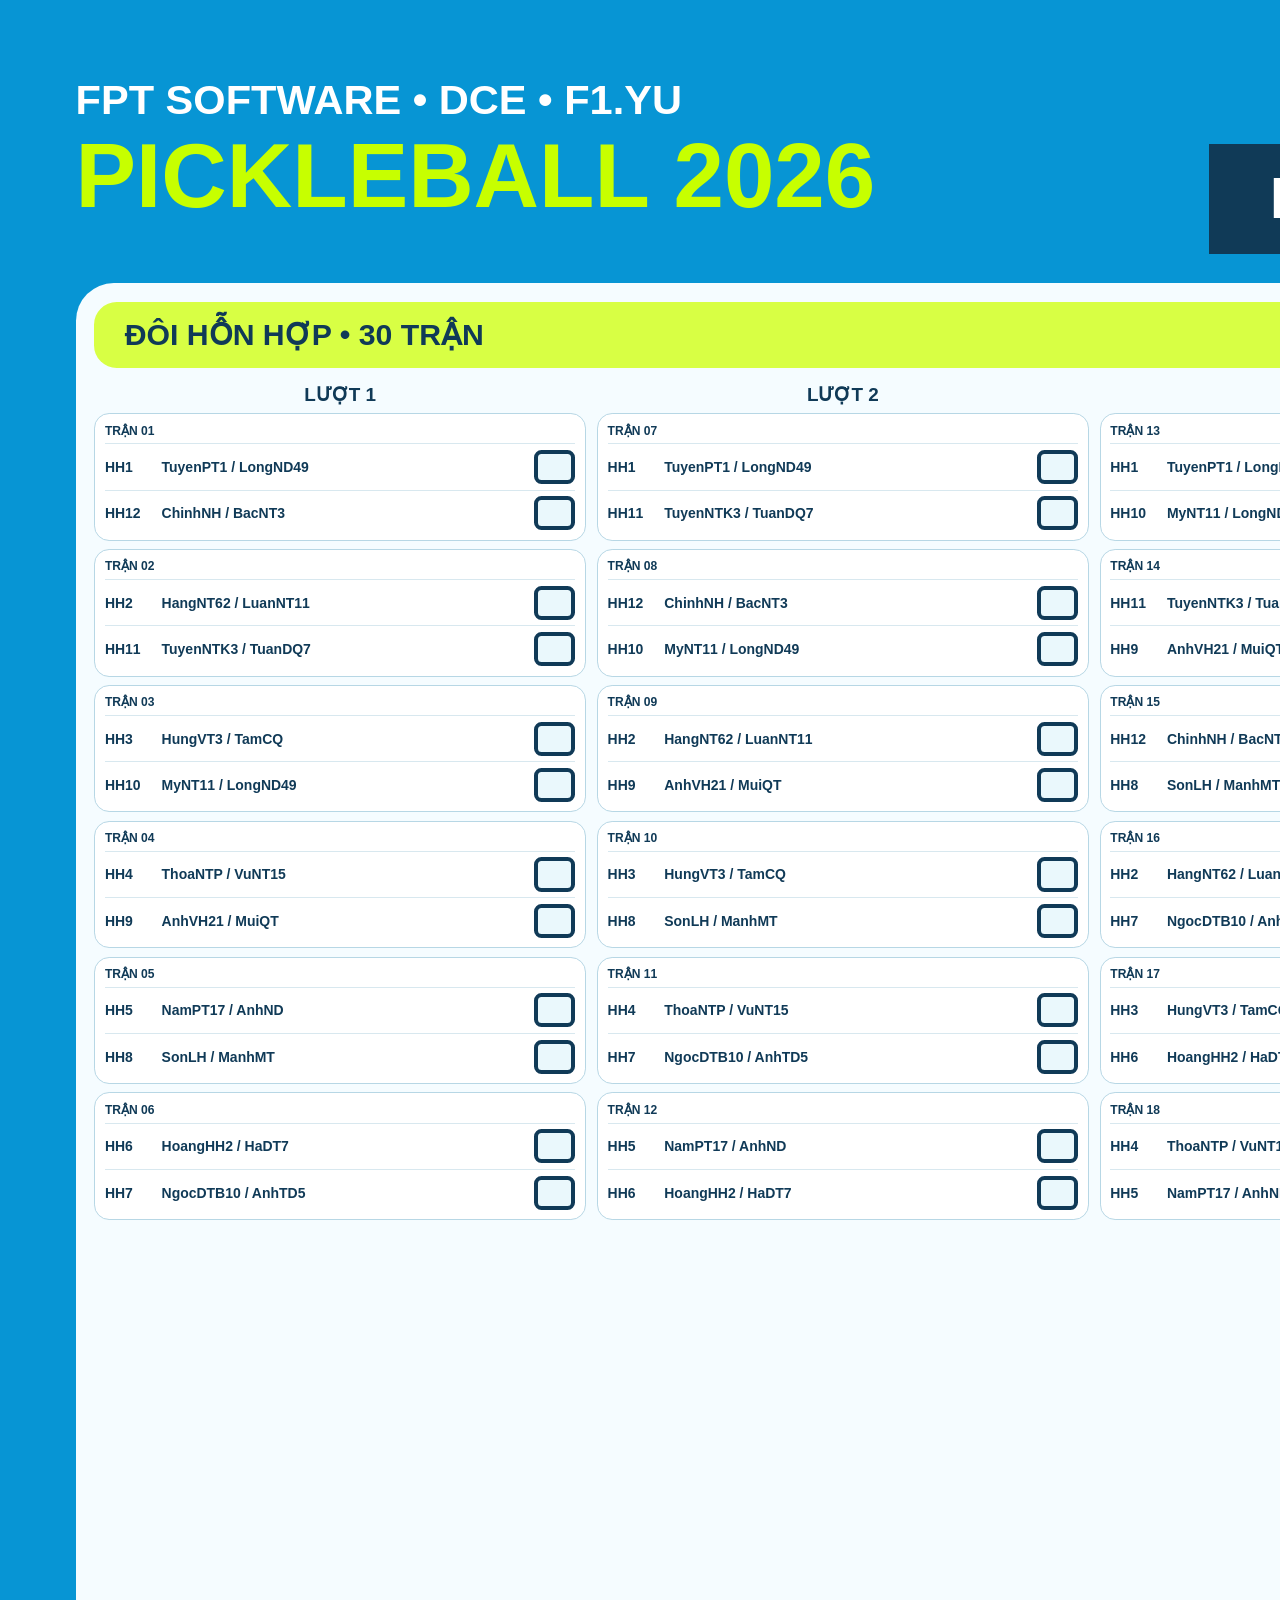
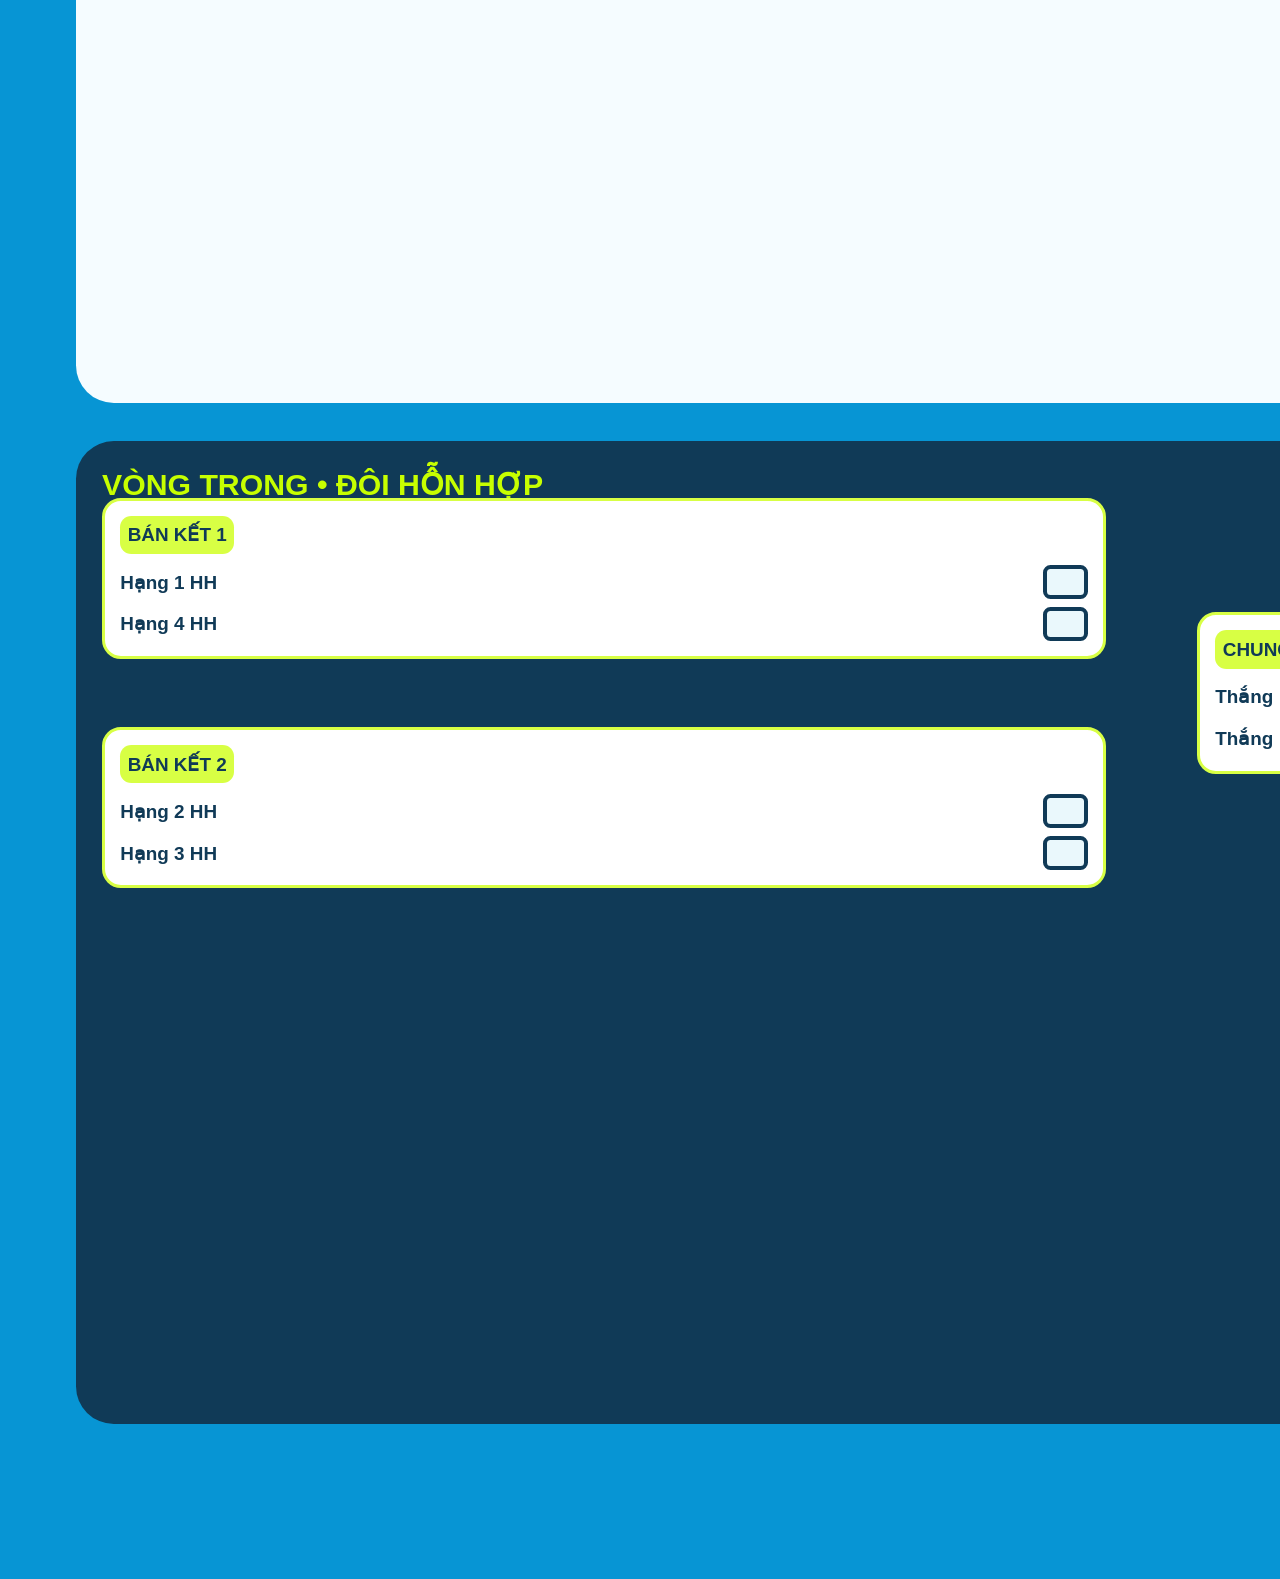
<file: FI_Pickleball_Lich_Thi_Dau_Editable.html>
<!doctype html><html lang="vi"><head><meta charset="utf-8"><title>FI Pickleball - Lịch thi đấu</title>
<style>
@page{size:A0 landscape;margin:0}*{box-sizing:border-box}body{margin:0;background:#0795d4;font-family:Arial,sans-serif;color:#103a57}.page{width:1189mm;height:841mm;padding:20mm;overflow:hidden;background:#0795d4}.top{height:55mm;color:white;position:relative}.brand{font-weight:800;font-size:11mm}.title{font-weight:900;font-size:24mm;color:#c7ff00}.subtitle{position:absolute;left:300mm;top:18mm;background:#103a57;padding:6mm 16mm;font-size:15mm;font-weight:900}.groups{display:grid;grid-template-columns:59fr 41fr;gap:10mm;height:455mm}.section{background:#f5fcff;border-radius:10mm;padding:5mm}.section h2{margin:0 0 4mm;background:#d8ff44;border-radius:6mm;padding:4mm 8mm;font-size:8mm}.men h2{background:#bdebff}.rounds{display:grid;grid-template-columns:repeat(5,1fr);gap:3mm}.round h3{text-align:center;margin:0 0 2mm;font-size:5mm}.match{background:white;border:1px solid #b7d7e5;border-radius:4mm;padding:2.5mm;margin-bottom:2.2mm}.tag{font-size:3.2mm;font-weight:bold}.team{display:grid;grid-template-columns:13mm 1fr 11mm;gap:2mm;align-items:center;font-size:3.7mm;font-weight:700;border-top:1px solid #d8e8ef;padding-top:1.5mm;margin-top:1.5mm}.score{height:9mm;border:1.2mm solid #103a57;border-radius:2mm;background:#eaf8fc;text-align:center;font-size:6mm}.brackets{height:260mm;display:grid;grid-template-columns:1fr 1fr;gap:10mm;margin-top:10mm}.bracket{background:#103a57;border-radius:10mm;padding:7mm;color:white}.bracket h2{color:#c7ff00;margin:0 0 8mm;font-size:8mm}.tree{display:grid;grid-template-columns:1fr 1fr;gap:24mm;align-items:center}.semi{display:grid;gap:18mm}.bcard{background:white;color:#103a57;border:1mm solid #d8ff44;border-radius:5mm;padding:4mm;font-weight:700;font-size:5mm}.bcard b{display:block;background:#d8ff44;border-radius:3mm;padding:2mm;margin-bottom:3mm;width:max-content}.line{display:grid;grid-template-columns:1fr 12mm;gap:3mm;align-items:center;margin-top:2mm}.note{text-align:right;font-size:4mm;margin-top:-14mm}.hint{color:white;text-align:right;font-size:4mm;margin-top:4mm}[contenteditable]:focus{outline:2px dashed #ff8a00;background:#fffbe8}
</style></head><body><main class="page"><header class="top"><div class="brand">FPT SOFTWARE • DCE • F1.YU</div><div class="title">PICKLEBALL 2026</div><div class="subtitle">F1 CLUB OPEN</div></header><div class="groups"><section class="section"><h2>ĐÔI HỖN HỢP • 30 TRẬN</h2><div class="rounds" id="mixed"></div></section><section class="section men"><h2>ĐÔI NAM OPEN • 20 TRẬN</h2><div class="rounds" id="men"></div></section></div><div class="brackets" id="brackets"></div><div class="hint">Nhấp vào tên đội hoặc ô điểm để sửa • In ngang khổ A0</div></main>
<script>
const names={HH1:'TuyenPT1 / LongND49',HH2:'HangNT62 / LuanNT11',HH3:'HungVT3 / TamCQ',HH4:'ThoaNTP / VuNT15',HH5:'NamPT17 / AnhND',HH6:'HoangHH2 / HaDT7',HH7:'NgocDTB10 / AnhTD5',HH8:'SonLH / ManhMT',HH9:'AnhVH21 / MuiQT',HH10:'MyNT11 / LongND49',HH11:'TuyenNTK3 / TuanDQ7',HH12:'ChinhNH / BacNT3',NA1:'VietVH4 / ManhDD17',NA2:'AnhPT18 / AnhPV13',NA3:'TungNT141 / TungPV5',NA4:'DatVT46 / DungBT13',NA5:'BietNH / BinhTV13',NA6:'CuongHA / ViNC',NA7:'ThongTH5 / DacTT1',NA8:'LongTT / AnhDV54'};
const mixed=[[['HH1','HH12'],['HH2','HH11'],['HH3','HH10'],['HH4','HH9'],['HH5','HH8'],['HH6','HH7']],[['HH1','HH11'],['HH12','HH10'],['HH2','HH9'],['HH3','HH8'],['HH4','HH7'],['HH5','HH6']],[['HH1','HH10'],['HH11','HH9'],['HH12','HH8'],['HH2','HH7'],['HH3','HH6'],['HH4','HH5']],[['HH1','HH9'],['HH10','HH8'],['HH11','HH7'],['HH12','HH6'],['HH2','HH5'],['HH3','HH4']],[['HH1','HH8'],['HH9','HH7'],['HH10','HH6'],['HH11','HH5'],['HH12','HH4'],['HH2','HH3']]];
const men=[[['NA1','NA2'],['NA3','NA8'],['NA4','NA7'],['NA5','NA6']],[['NA1','NA3'],['NA2','NA4'],['NA5','NA8'],['NA6','NA7']],[['NA1','NA4'],['NA3','NA5'],['NA2','NA6'],['NA7','NA8']],[['NA1','NA5'],['NA4','NA6'],['NA3','NA7'],['NA2','NA8']],[['NA1','NA6'],['NA5','NA7'],['NA4','NA8'],['NA2','NA3']]];
function draw(id,data,start){let n=start;document.getElementById(id).innerHTML=data.map((round,i)=>`<div class="round"><h3>LƯỢT ${i+1}</h3>${round.map(([a,b])=>`<div class="match"><div class="tag">TRẬN ${String(n++).padStart(2,'0')}</div>${[a,b].map(t=>`<div class="team"><span>${t}</span><span contenteditable>${names[t]}</span><span class="score" contenteditable></span></div>`).join('')}</div>`).join('')}</div>`).join('')}
function bracket(title,p){return `<section class="bracket"><h2>${title}</h2><div class="note">Hai đội thua bán kết đồng hạng Ba</div><div class="tree"><div class="semi">${[[1,4],[2,3]].map((r,i)=>`<div class="bcard"><b>BÁN KẾT ${i+1}</b>${r.map(x=>`<div class="line"><span contenteditable>Hạng ${x} ${p}</span><span class="score" contenteditable></span></div>`).join('')}</div>`).join('')}</div><div class="bcard"><b>CHUNG KẾT</b><div class="line"><span contenteditable>Thắng Bán kết 1</span><span class="score" contenteditable></span></div><div class="line"><span contenteditable>Thắng Bán kết 2</span><span class="score" contenteditable></span></div></div></div></section>`}draw('mixed',mixed,1);draw('men',men,31);document.getElementById('brackets').innerHTML=bracket('VÒNG TRONG • ĐÔI HỖN HỢP','HH')+bracket('VÒNG TRONG • ĐÔI NAM OPEN','NA');
</script></body></html>
</file>
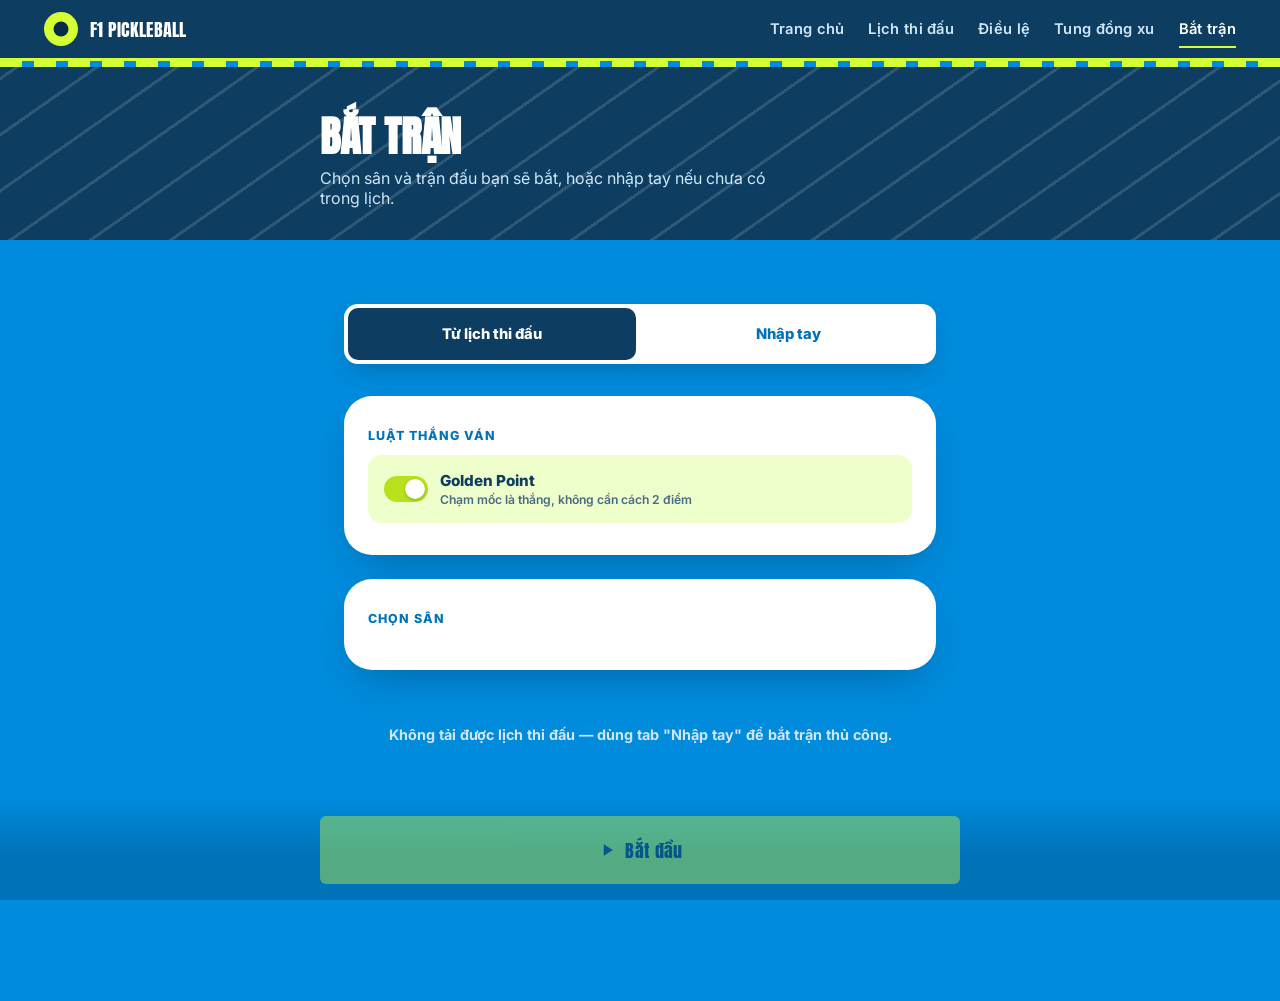
<file: referee.html>
<!doctype html>
<html lang="vi">
<head>
<meta charset="UTF-8" />
<meta name="viewport" content="width=device-width, initial-scale=1, viewport-fit=cover" />
<title>Bắt trận — Pickleball F1 Club Open 2026</title>
<meta name="description" content="Công cụ bắt trận cho trọng tài — chọn sân, chọn trận, tung đồng xu và ghi điểm chuẩn pickleball, tối ưu cho điện thoại ngoài sân." />
<meta name="theme-color" content="#0D3D61" />
<link rel="stylesheet" href="css/style.css" />
<!--
THESIS: The referee doesn't read a scoreboard, they call one aloud — two giant
mechanical flip-counters ARE the score, no chrome standing between the tap and the call.
OWN-WORLD: inherits the poster's sky/navy/lime system and Anton/Inter type.
STORY: pick the court, pick the match, settle who serves first, then score —
each step is its own full screen so the referee's thumb only ever meets one huge
decision at a time.
FIRST VIEWPORT (playing): a slim status bar, the giant call readout, two full-width
flip-counter boards stacked to fill the screen, timeout/medical chips pinned at the
bottom — chrome recedes the moment a match starts.
FORM: split-flap mechanical scoreboard, extended with a court/match picker and an
inline coin-toss step — dealt lead, rank 3 of 7 on the ordered structural list,
seed key adc15d89.
FINISH: unreviewed and undocumented is unfinished; this build ends with the finish
review, the verdict, DESIGN.md, and every shipping raster carrying its provenance.
-->
<style>
  /* ---------------------------------------------------------------- page shell */
  body.referee-page{ min-height: 100dvh; } /* inherits css/style.css body{background:var(--sky)} */
  body.referee-page[data-screen="toss"] .site-header,
  body.referee-page[data-screen="position"] .site-header,
  body.referee-page[data-screen="play"] .site-header{ display: none; }
  body.referee-page main{ display: block; }

  .ref-hero{ background: var(--navy); color: var(--white); padding: var(--space-7) var(--space-5) var(--space-6); }
  .ref-hero__inner{ max-width: 640px; margin: 0 auto; }

  .ref-topline{
    position: sticky; top: 0; z-index: 5;
    height: 6px;
    background: repeating-linear-gradient(90deg, var(--lime) 0 22px, transparent 22px 34px);
  }

  .ref-screen{ display: none; }
  body.referee-page[data-screen="select"] #selectScreen{ display: block; }
  body.referee-page[data-screen="toss"] #tossScreen{ display: flex; }
  body.referee-page[data-screen="position"] #positionScreen{ display: flex; }
  body.referee-page[data-screen="play"] #playScreen{ display: flex; }

  /* ---------------------------------------------------------------- shared card look */
  .ref-wrap{ max-width: 640px; margin: 0 auto; padding: var(--space-6) var(--space-5) calc(var(--space-9) + 90px); }
  .ref-title{ font-size: clamp(1.9rem, 6vw, 2.6rem); color: var(--white); margin-bottom: var(--space-2); }
  .ref-lede{ color: var(--ink-on-navy); font-size: 1rem; max-width: 48ch; }

  .ref-card{
    background: var(--white); border-radius: var(--radius-l); box-shadow: var(--shadow-card);
    padding: var(--space-6) var(--space-5); margin-bottom: var(--space-5);
  }
  .ref-card__label{
    font-family: var(--font-body); font-weight: 800; font-size: 0.78rem; letter-spacing: 0.08em;
    text-transform: uppercase; color: var(--sky-deep); margin-bottom: var(--space-3); display: block;
  }

  .ref-sticky-cta{
    position: fixed; left: 0; right: 0; bottom: 0; z-index: 10; pointer-events: none;
    padding: var(--space-4) var(--space-5) calc(var(--space-4) + env(safe-area-inset-bottom));
    background: linear-gradient(180deg, rgba(0,139,220,0) 0%, var(--sky-deep) 55%);
  }
  .ref-sticky-cta .btn{
    width: 100%; max-width: 640px; margin: 0 auto; display: flex; min-height: 68px;
    align-items: center; justify-content: center; gap: var(--space-2); font-size: 1.1rem;
    pointer-events: auto;
  }
  .ref-sticky-cta .btn:disabled{ opacity: 0.4; pointer-events: none; }

  /* ---------------------------------------------------------------- select screen: mode tabs */
  .ref-tabs{ display: grid; grid-template-columns: 1fr 1fr; gap: var(--space-2); background: var(--white); border-radius: var(--radius-m); padding: 4px; margin: var(--space-6) 0; box-shadow: var(--shadow-pop); }
  .ref-tabs button{
    appearance: none; border: none; border-radius: calc(var(--radius-m) - 4px); cursor: pointer;
    padding: var(--space-3); font-family: var(--font-body); font-weight: 800; font-size: 0.92rem;
    background: transparent; color: var(--sky-deep); min-height: 52px; transition: background .15s, color .15s;
  }
  .ref-tabs button[aria-selected="true"]{ background: var(--navy); color: var(--white); }

  .ref-mode{ display: none; }
  .ref-mode[data-active="true"]{ display: block; }

  /* court chips */
  .ref-courts{ display: flex; flex-wrap: wrap; gap: var(--space-3); }
  .ref-courts button{
    appearance: none; border: 2px solid #D7E7F1; background: var(--sky-tint); border-radius: var(--radius-m);
    cursor: pointer; min-width: 84px; min-height: 76px; padding: var(--space-3);
    font-family: var(--font-display); font-size: 1.6rem; color: var(--navy);
    display: flex; flex-direction: column; align-items: center; justify-content: center; gap: 2px;
    transition: border-color .15s, background .15s, transform .15s;
  }
  .ref-courts button span{ font-family: var(--font-body); font-weight: 700; font-size: 0.6rem; letter-spacing: 0.06em; text-transform: uppercase; color: #4A6B85; }
  .ref-courts button[aria-pressed="true"]{ background: var(--navy); border-color: var(--navy); color: var(--white); }
  .ref-courts button[aria-pressed="true"] span{ color: rgba(207,231,250,0.75); }
  .ref-courts button:active{ transform: scale(0.96); }

  .ref-sheet-status{
    font-family: var(--font-body); font-weight: 700; font-size: 0.9rem; color: var(--ink-on-navy);
    text-align: center; padding: var(--space-6) 0;
  }

  .ref-matches{ display: grid; gap: var(--space-3); margin-top: var(--space-5); }
  /* .ref-match reuses .match-card's look (css/style.css) and adds tap-to-select behavior */
  .ref-match{
    appearance: none; border: 2px solid transparent; cursor: pointer; text-align: left; width: 100%;
    transition: border-color .15s, box-shadow .15s, transform .15s; display: block;
  }
  .ref-match:active{ transform: scale(0.99); }
  .ref-match{ position: relative; }
  .ref-match[aria-pressed="true"]{
    border-color: var(--lime-deep); background: #F7FFC2;
    box-shadow: 0 0 0 4px rgba(211,255,52,0.55), 0 8px 20px -8px rgba(8,42,68,0.28);
    transform: translateY(-1px);
  }
  .ref-match__check{
    position: absolute; top: -10px; right: -10px; width: 32px; height: 32px; border-radius: 50%;
    background: var(--lime); border: 3px solid var(--navy-deep); color: var(--navy-ink);
    display: flex; align-items: center; justify-content: center;
    opacity: 0; transform: scale(0.5); transition: opacity .15s, transform .15s; z-index: 2;
  }
  .ref-match[aria-pressed="true"] .ref-match__check{ opacity: 1; transform: scale(1); }
  .ref-match .match-card__head{ justify-content: flex-start; gap: var(--space-2); flex-wrap: wrap; }
  .ref-match .match-card__badge{ background: var(--sky-tint); color: var(--sky-deep); }
  .ref-match .match-card__badge--hh{ background: #FFEFD6; color: #A65E00; }

  .ref-empty{
    font-family: var(--font-body); font-weight: 700; color: #4A6B85; text-align: center;
    padding: var(--space-6); background: var(--white); border-radius: var(--radius-l); box-shadow: var(--shadow-card);
  }

  /* manual mode */
  .ref-teamrow{ display: grid; grid-template-columns: 1fr auto 1fr; align-items: center; gap: var(--space-3); }
  .ref-teamrow input{
    font-family: var(--font-body); font-weight: 800; font-size: 1.15rem; color: var(--navy);
    background: var(--sky-tint); border: 2px solid transparent; border-radius: var(--radius-m);
    padding: var(--space-4) var(--space-3); text-align: center; width: 100%; min-width: 0;
  }
  .ref-teamrow input:focus{ outline: none; border-color: var(--sky); }
  .ref-teamrow__vs{ font-family: var(--font-display); color: var(--sky-deep); font-size: 0.95rem; }
  .ref-teamrow--pair{ grid-template-columns: 1fr 1fr; }
  .ref-teamrow input::placeholder{ color: #9BB6C7; font-weight: 700; }

  .ref-targets{ display: grid; grid-template-columns: 1fr 1fr; gap: var(--space-3); }
  .ref-targets button{
    appearance: none; border: 2px solid #D7E7F1; background: var(--sky-tint); border-radius: var(--radius-m);
    padding: var(--space-4) var(--space-3); cursor: pointer; text-align: center; min-height: 76px;
    transition: border-color .15s, background .15s, transform .15s;
  }
  .ref-targets button[aria-pressed="true"]{ background: var(--lime); border-color: var(--lime-deep); }
  .ref-targets button:active{ transform: scale(0.97); }
  .ref-targets__num{ font-family: var(--font-display); font-size: 2rem; color: var(--navy); display: block; }
  .ref-targets__label{ font-family: var(--font-body); font-weight: 700; font-size: 0.78rem; color: #4A6B85; }

  .ref-goldenpoint{
    appearance: none; border: none; background: var(--sky-tint); border-radius: var(--radius-m);
    width: 100%; padding: var(--space-4); display: flex; align-items: center; gap: var(--space-3);
    cursor: pointer; text-align: left; min-height: 68px; transition: background .15s;
  }
  .ref-goldenpoint__dot{
    width: 44px; height: 26px; border-radius: 999px; background: #C7D6E0; flex-shrink: 0; position: relative;
    transition: background .15s;
  }
  .ref-goldenpoint__dot::before{
    content: ""; position: absolute; top: 3px; left: 3px; width: 20px; height: 20px; border-radius: 50%;
    background: var(--white); box-shadow: 0 1px 3px rgba(0,0,0,0.25); transition: transform .15s;
  }
  .ref-goldenpoint[aria-pressed="true"]{ background: #EFFFCB; }
  .ref-goldenpoint[aria-pressed="true"] .ref-goldenpoint__dot{ background: var(--lime-deep); }
  .ref-goldenpoint[aria-pressed="true"] .ref-goldenpoint__dot::before{ transform: translateX(18px); }
  .ref-goldenpoint__title{ display: block; font-family: var(--font-body); font-weight: 800; font-size: 0.95rem; color: var(--navy); }
  .ref-goldenpoint__sub{ display: block; font-family: var(--font-body); font-weight: 600; font-size: 0.76rem; color: #4A6B85; margin-top: 2px; }

  /* ---------------------------------------------------------------- toss screen */
  .ref-toss{
    flex-direction: column; min-height: 100dvh; width: 100%; align-items: stretch; justify-content: flex-start;
    padding: 0 0 calc(var(--space-9) + 90px + env(safe-area-inset-bottom));
  }
  .ref-toss__hero{
    background: var(--navy); padding: calc(var(--space-3) + env(safe-area-inset-top)) var(--space-5) var(--space-6);
    text-align: center;
  }
  .ref-toss__bar{ width: 100%; max-width: 640px; display: flex; align-items: center; margin: 0 auto var(--space-2); }
  .ref-toss__inner{ width: 100%; max-width: 480px; text-align: center; margin: 0 auto; padding: var(--space-6) var(--space-5) 0; }
  .ref-toss__title{ font-size: clamp(1.7rem, 6vw, 2.2rem); color: var(--white); margin-bottom: var(--space-2); }
  .ref-toss__lede{ color: var(--ink-on-navy); font-size: 0.95rem; max-width: 40ch; margin: 0 auto; }

  .ref-toss__names{ display: grid; grid-template-columns: 1fr auto 1fr; align-items: stretch; gap: var(--space-3); margin-bottom: var(--space-7); }
  .ref-toss__name{
    display: flex; flex-direction: column; justify-content: center; gap: 3px;
    background: var(--white); box-shadow: var(--shadow-pop); border-radius: var(--radius-m); padding: var(--space-4) var(--space-3);
    overflow-wrap: break-word; text-align: center;
  }
  .ref-toss__name-code{
    font-family: var(--font-display); font-size: clamp(1rem, 4vw, 1.3rem); color: var(--navy); line-height: 1.1;
  }
  .ref-toss__name-players{
    font-family: var(--font-body); font-weight: 600; font-size: 0.78rem; color: var(--sky-deep); line-height: 1.3;
  }
  .ref-toss__vs{
    font-family: var(--font-display); color: var(--white); font-size: 0.85rem;
    display: flex; align-items: center; justify-content: center;
    width: 34px; height: 34px; border-radius: 50%; background: rgba(255,255,255,0.18);
    align-self: center;
  }

  .ref-coin-stage{ perspective: 1200px; display: flex; justify-content: center; margin-bottom: var(--space-6); }
  .ref-coin{
    position: relative; width: 150px; height: 150px; transform-style: preserve-3d;
  }
  .ref-coin.is-flipping{ animation: refCoinSpin 2.2s cubic-bezier(0.2, 0.7, 0.2, 1); }
  .ref-coin__face{
    position: absolute; inset: 0; border-radius: 50%; backface-visibility: hidden;
    display: flex; align-items: center; justify-content: center; flex-direction: column;
    font-family: var(--font-display); text-transform: uppercase; border: 5px solid var(--navy-deep);
    box-shadow: inset 0 0 0 4px rgba(255,255,255,0.25), var(--shadow-pop);
  }
  .ref-coin__face--a{ background: var(--lime); color: var(--navy-ink); }
  .ref-coin__face--b{ background: var(--sky); color: var(--white); transform: rotateY(180deg); }
  .ref-coin__label{ font-size: 0.6rem; opacity: 0.75; margin-bottom: 3px; }
  .ref-coin__name{ font-size: 0.95rem; padding: 0 10px; line-height: 1.1; max-width: 120px; overflow-wrap: break-word; }
  @keyframes refCoinSpin{
    0%{ transform: rotateY(0) translateY(0); }
    50%{ transform: rotateY(1800deg) translateY(-50px); }
    100%{ transform: rotateY(var(--ref-coin-end, 3600deg)) translateY(0); }
  }

  .ref-toss__result{
    min-height: 1.4em; font-family: var(--font-display); font-size: 1.2rem; color: var(--navy);
    margin-bottom: var(--space-6); background: var(--white); box-shadow: var(--shadow-pop);
    border-radius: var(--radius-m); padding: var(--space-3) var(--space-4);
  }
  .ref-toss__result strong{ color: var(--sky-deep); }
  .ref-toss__result--empty{
    color: var(--sky-deep); font-family: var(--font-body); font-weight: 700; font-size: 0.92rem;
    background: rgba(255,255,255,0.9);
  }

  .ref-flipbtn{ width: 100%; min-height: 64px; margin-bottom: var(--space-6); }

  .ref-toss__divider{
    display: flex; align-items: center; gap: var(--space-3); margin: var(--space-2) 0 var(--space-5);
    font-family: var(--font-body); font-weight: 700; font-size: 0.78rem; letter-spacing: 0.06em;
    text-transform: uppercase; color: rgba(255,255,255,0.8);
  }
  .ref-toss__divider::before, .ref-toss__divider::after{ content: ""; flex: 1; height: 1px; background: rgba(255,255,255,0.35); }

  .ref-choice{ display: grid; grid-template-columns: 1fr 1fr; gap: var(--space-3); }
  .ref-choice button{
    appearance: none; border: 2px solid transparent; background: var(--white); border-radius: var(--radius-m);
    padding: var(--space-5) var(--space-3); font-family: var(--font-body); font-weight: 800; font-size: 1rem;
    color: var(--navy); cursor: pointer; transition: border-color .15s, background .15s, transform .15s;
    min-height: 64px; box-shadow: var(--shadow-pop);
  }
  .ref-choice button[aria-pressed="true"]{ background: var(--lime); border-color: var(--lime-deep); color: var(--navy-ink); }
  .ref-choice button:active{ transform: scale(0.97); }

  /* ---------------------------------------------------------------- position (court-side) screen
     Same landscape court layout as the play screen, minus the scores. */
  .ref-position__columns{
    display: grid; grid-template-columns: 1fr 6px 1fr; margin-bottom: var(--space-5);
    background: var(--sky-deep); border: 3px solid rgba(255,255,255,0.85);
    border-radius: var(--radius-l); box-shadow: var(--shadow-card); overflow: hidden;
    min-height: 220px;
  }
  #positionScreen .ref-toss__inner{ max-width: 720px; }
  @media (orientation: landscape) and (max-height: 620px), (orientation: portrait) and (max-width: 620px){
    #positionScreen .ref-toss__hero{ padding-top: var(--space-2); padding-bottom: var(--space-3); }
    #positionScreen .ref-toss__title{ font-size: 1.3rem; }
    #positionScreen .ref-toss__lede{ display: none; }
    #positionScreen .ref-toss__inner{ padding-top: var(--space-3); }
    .ref-position__columns{ min-height: 150px; margin-bottom: var(--space-3); }
    .ref-position__columns .ref-court__cell--pos{ padding: var(--space-3); font-size: 0.8rem; }
    .ref-position__swapbtn{ min-height: 44px; }
  }
  /* the play screen's named grid-areas don't apply here — this grid is a plain 3-column strip */
  .ref-position__columns > *{ grid-area: auto !important; }
  .ref-position__columns .ref-court__cell--pos{
    cursor: default; padding: var(--space-5) var(--space-3);
  }
  .ref-position__columns .ref-court__player{
    font-family: var(--font-body); font-weight: 800; font-size: clamp(0.95rem, 3vh, 1.35rem);
  }
  .ref-position__swaprow{
    appearance: none; border: none; cursor: pointer;
    background: rgba(8,42,68,0.75); color: var(--white);
    position: absolute; right: 6px; top: 50%; transform: translateY(-50%);
    width: 32px; height: 32px; border-radius: 50%; z-index: 3;
    display: flex; align-items: center; justify-content: center; transition: background .15s;
  }
  .ref-court__half--b .ref-position__swaprow{ right: auto; left: 6px; }
  .ref-position__swaprow:active{ background: var(--navy-deep); }
  .ref-position__swapbtn{ width: 100%; min-height: 56px; }

  /* ---------------------------------------------------------------- play screen */
  .ref-play{
    flex-direction: column; min-height: 100dvh; width: 100%;
    padding: env(safe-area-inset-top) env(safe-area-inset-right) env(safe-area-inset-bottom) env(safe-area-inset-left);
  }
  .ref-play__stage{ display: flex; flex-direction: column; flex: 1; min-height: 0; width: 100%; }

  /* Landscape-in-portrait: the board is a landscape layout, but the referee should
     never have to unlock the phone's rotation lock — and letting the OS rotate costs
     the browser chrome's height, which landscape can least afford. So when the device
     reports portrait we rotate the surface 90deg ourselves, swapping width/height, and
     the referee simply turns the phone. In real landscape we leave it alone.
     `pointer: coarse` plus `hover: none` keeps this on touch devices only — a narrow
     desktop window (an OBS browser dock, say) also reports portrait, but nobody there
     can turn the screen, so rotating it would just lay the board on its side. */
  @media (orientation: portrait) and (pointer: coarse) and (hover: none){
    body.referee-page[data-screen="play"],
    body.referee-page[data-screen="position"]{ overflow: hidden; }

    #playScreen, #positionScreen{
      position: fixed; top: 50%; left: 50%;
      width: 100dvh; height: 100dvw;
      transform: translate(-50%, -50%) rotate(90deg);
      transform-origin: center center;
      padding: 0; margin: 0;
      /* the rotated frame is the viewport now — children must size to it, not to dvh */
      min-height: 0; max-height: none; overflow: hidden;
    }
    #positionScreen{ overflow-y: auto; }
    #playScreen .ref-play__stage{ height: 100%; }
    /* position screen sizes to the rotated frame, and its CTA docks inside it */
    #positionScreen.ref-toss{ min-height: 0; padding-bottom: 78px; }
    #positionScreen .ref-sticky-cta{ position: absolute; }
  }

  /* the explicit 3-button score bar — mirrors a courtside referee scoreboard:
     point for the left team, side-out, point for the right team. */
  .ref-scorebar{ display: grid; grid-template-columns: 1fr auto 1fr; gap: var(--space-3); padding: 0 var(--space-4); flex-shrink: 0; }
  .ref-scorebar button{
    appearance: none; border: none; border-radius: var(--radius-m); cursor: pointer;
    font-family: var(--font-body); font-weight: 800; font-size: 0.95rem; min-height: 56px;
    display: flex; align-items: center; justify-content: center; gap: 6px;
    background: var(--white); color: var(--navy); box-shadow: var(--shadow-pop); transition: transform .1s, opacity .15s;
  }
  .ref-scorebar button:active{ transform: scale(0.97); }
  .ref-scorebar button:disabled{ opacity: 0.35; pointer-events: none; }
  #scoreLeftBtn[data-serving="true"], #scoreRightBtn[data-serving="true"]{ background: var(--lime); }
  #sideOutBtn{ background: var(--navy); color: var(--white); padding: 0 var(--space-4); }
  #sideOutBtn[data-mode="sideout"]{ background: var(--danger); }

  /* control strip above the court — exit, format, swap sides, undo */
  .ref-play__head{
    background: var(--navy); border-radius: var(--radius-m); box-shadow: var(--shadow-pop);
    margin: var(--space-3) var(--space-4) 0; flex-shrink: 0; overflow: hidden;
  }

  .ref-play__bar{
    display: flex; align-items: center; justify-content: space-between; gap: var(--space-2);
    padding: var(--space-3) var(--space-4); flex-shrink: 0;
  }
  .ref-play__bar-group{ display: flex; align-items: center; gap: var(--space-2); }
  .ref-iconbtn{
    appearance: none; border: none; background: rgba(255,255,255,0.1); color: var(--white);
    border-radius: 999px; width: 46px; height: 46px; display: flex; align-items: center; justify-content: center;
    font-size: 1.15rem; cursor: pointer; transition: background .15s, transform .15s; flex-shrink: 0;
  }
  .ref-iconbtn:active{ transform: scale(0.92); background: rgba(255,255,255,0.2); }
  .ref-iconbtn:disabled{ opacity: 0.35; cursor: not-allowed; }
  .ref-iconbtn[aria-pressed="true"]{ background: var(--lime); color: var(--navy-ink); }
  /* labelled variant: icon + a readable word, so nothing is icon-only guesswork */
  .ref-iconbtn--labelled{
    width: auto; height: 40px; border-radius: 999px; gap: 6px; padding: 0 var(--space-3);
    font-family: var(--font-body); font-weight: 800; font-size: 0.78rem; white-space: nowrap;
  }
  .ref-play__format{
    font-family: var(--font-body); font-weight: 800; font-size: 0.78rem; letter-spacing: 0.06em;
    color: rgba(207,231,250,0.9); text-transform: uppercase; text-align: center;
  }
  .ref-play__format b{ color: var(--lime); font-size: 0.9rem; }

  /* ================================ THE COURT ================================
     One framed court, drawn from the referee's own sketch: a 2x2 grid of service
     cells (two per team, stacked), the net line down the middle, each team's score
     sitting just inside the net line, and the full call ("0-0-2") across the top. */
  .ref-court{
    flex: 1; min-height: 0; margin: var(--space-4); position: relative;
    display: grid;
    grid-template-columns: 1fr auto 6px auto 1fr;
    grid-template-rows: auto 1fr;
    grid-template-areas:
      "call call call call call"
      "halfa scorea net scoreb halfb";
    background: var(--sky-deep); border: 3px solid rgba(255,255,255,0.85);
    border-radius: var(--radius-l); box-shadow: var(--shadow-card);
    overflow: hidden; background-clip: padding-box; isolation: isolate;
  }
  .ref-court.is-swapped{
    grid-template-areas:
      "call call call call call"
      "halfb scoreb net scorea halfa";
  }

  .ref-court__call{
    grid-area: call; text-align: center; background: var(--navy); color: var(--white);
    font-family: var(--font-display); font-variant-numeric: tabular-nums; line-height: 1.1;
    font-size: clamp(1.6rem, 5.5vh, 2.6rem); padding: var(--space-2) var(--space-3);
    letter-spacing: 0.02em;
  }
  .ref-court__call span{ color: var(--lime); }

  .ref-court__net{ grid-area: net; background: rgba(255,255,255,0.85); }

  /* each team's half: two stacked service cells the ref taps to pick the server */
  .ref-court__half{ min-width: 0; min-height: 0; display: flex; position: relative; overflow: hidden; }
  .ref-court__team{
    position: absolute; top: 6px; z-index: 2; pointer-events: none;
    font-family: var(--font-body); font-weight: 800; font-size: 0.7rem; letter-spacing: 0.04em;
    color: rgba(255,255,255,0.85); background: rgba(8,42,68,0.55); padding: 2px 8px; border-radius: 999px;
    max-width: 60%; overflow: hidden; text-overflow: ellipsis; white-space: nowrap;
  }
  .ref-court__half--a .ref-court__team{ left: 8px; }
  .ref-court__half--b .ref-court__team{ right: 8px; }
  .ref-court__half--a{ grid-area: halfa; }
  .ref-court__half--b{ grid-area: halfb; }
  .ref-court__cells{ display: flex; flex-direction: column; flex: 1; width: 100%; min-height: 0; }
  .ref-court__cell{
    flex: 1 1 0; min-height: 0; display: flex; flex-direction: column; align-items: center; justify-content: center;
    gap: 2px; padding: var(--space-2) var(--space-3); cursor: pointer; text-align: center;
    font-family: var(--font-body); font-weight: 700; color: var(--white);
    font-size: clamp(0.8rem, 2.6vh, 1.15rem); line-height: 1.2;
    background: transparent; border: none; transition: background .15s, color .15s;
    overflow: hidden;
  }
  .ref-court__side{
    font-size: 0.6rem; font-weight: 800; letter-spacing: 0.1em; text-transform: uppercase;
    color: rgba(255,255,255,0.6);
  }
  .ref-court__player{ max-width: 100%; overflow: hidden; text-overflow: ellipsis; white-space: nowrap; }
  .ref-court__cell + .ref-court__cell{ border-top: 2px solid rgba(255,255,255,0.55); }
  .ref-court__cell:active{ background: rgba(255,255,255,0.16); }
  .ref-court__cell[data-active="true"]{ background: var(--lime); color: var(--navy-ink); font-weight: 800; }
  .ref-court__cell[data-active="true"] .ref-court__side{ color: rgba(8,42,68,0.65); }
  .ref-court__cell[data-active="true"] .ref-court__player::before{
    content: ""; display: inline-block; width: 8px; height: 8px; border-radius: 50%;
    background: var(--navy-ink); margin-right: 6px; vertical-align: middle;
  }

  /* score digits flank the net, inside the court, as in the sketch */
  .ref-court__score{
    display: flex; align-items: center; justify-content: center;
    font-family: var(--font-display); color: var(--lime); font-variant-numeric: tabular-nums;
    font-size: clamp(2.4rem, 13vh, 6rem); line-height: 1; padding: 0 var(--space-3);
    text-shadow: 0 4px 18px rgba(0,0,0,0.35); min-width: 1.4em;
  }
  .ref-court__score--a{ grid-area: scorea; }
  .ref-court__score--b{ grid-area: scoreb; }
  .ref-court__score.is-flipping{ animation: digitFlip 380ms cubic-bezier(.5,0,.5,1); }
  @keyframes digitFlip{
    0%{ transform: scaleY(1); }
    48%{ transform: scaleY(0.05); }
    52%{ transform: scaleY(0.05); }
    100%{ transform: scaleY(1); }
  }
  @media (prefers-reduced-motion: reduce){
    .ref-court__score.is-flipping{ animation: none; }
  }

  .ref-utility{
    flex-shrink: 0; display: flex; gap: var(--space-3); padding: var(--space-4);
  }
  .ref-utility button{
    flex: 1; appearance: none; border: none; border-radius: var(--radius-m); cursor: pointer;
    background: var(--white); color: var(--navy); padding: var(--space-3) var(--space-2);
    font-family: var(--font-body); font-weight: 800; font-size: 0.8rem; min-height: 56px;
    display: flex; flex-direction: column; align-items: center; justify-content: center; gap: 2px;
    transition: background .15s, transform .1s; box-shadow: var(--shadow-pop);
  }
  .ref-utility button:active{ transform: scale(0.96); background: var(--sky-tint); }
  .ref-utility button svg{ width: 20px; height: 20px; }

  /* ---------------------------------------------------------------- win overlay: the full result sheet */
  .win-overlay{
    position: fixed; inset: 0; z-index: 40; background: var(--lime);
    display: flex; align-items: center; justify-content: center; text-align: center;
    padding: var(--space-5); overflow-y: auto;
  }
  .win-overlay[hidden]{ display: none; }
  .win-sheet{ width: 100%; max-width: 640px; margin: auto; }
  .win-sheet__head{ margin-bottom: var(--space-5); }
  .win-overlay__eyebrow{
    font-family: var(--font-body); font-weight: 800; letter-spacing: 0.1em; text-transform: uppercase;
    font-size: 0.8rem; color: var(--navy-deep); opacity: 0.85; margin-bottom: var(--space-2);
  }
  .win-overlay__team{ font-family: var(--font-display); color: var(--navy-ink); font-size: clamp(1.8rem, 7vw, 3rem); line-height: 1.02; }
  .win-sheet__winlabel{
    font-family: var(--font-body); font-weight: 800; text-transform: uppercase; letter-spacing: 0.12em;
    font-size: 0.78rem; color: var(--navy-deep); opacity: 0.75; margin-top: var(--space-1);
  }

  .win-sheet__scoreline{
    display: grid; grid-template-columns: 1fr auto 1fr; align-items: center; gap: var(--space-3);
    background: var(--white); border-radius: var(--radius-l); box-shadow: var(--shadow-card);
    padding: var(--space-4) var(--space-3);
  }
  .win-sheet__side{ display: flex; flex-direction: column; gap: 2px; min-width: 0; }
  .win-sheet__team{ font-family: var(--font-display); font-size: clamp(0.95rem, 3.5vw, 1.3rem); color: var(--navy); }
  .win-sheet__players{ font-family: var(--font-body); font-weight: 600; font-size: 0.78rem; color: #4A6B85; overflow-wrap: anywhere; }
  .win-overlay__score{
    font-family: var(--font-display); color: var(--navy-ink); font-variant-numeric: tabular-nums;
    font-size: clamp(1.8rem, 7vw, 2.8rem); white-space: nowrap; padding: 0 var(--space-2);
  }

  .win-sheet__meta{
    display: grid; grid-template-columns: repeat(auto-fit, minmax(120px, 1fr)); gap: var(--space-2);
    margin: var(--space-4) 0 0;
  }
  .win-sheet__meta div{
    background: rgba(255,255,255,0.65); border-radius: var(--radius-m); padding: var(--space-3) var(--space-2);
  }
  .win-sheet__meta dt{
    font-family: var(--font-body); font-weight: 800; font-size: 0.66rem; letter-spacing: 0.08em;
    text-transform: uppercase; color: var(--navy-deep); opacity: 0.65;
  }
  .win-sheet__meta dd{
    margin: 2px 0 0; font-family: var(--font-body); font-weight: 800; font-size: 0.92rem; color: var(--navy-ink);
  }

  /* both teams tick to agree before the result is reported to the organisers */
  .win-confirm{ display: grid; grid-template-columns: 1fr 1fr; gap: var(--space-2); margin-top: var(--space-4); }
  .win-confirm__box{
    appearance: none; border: 2px solid rgba(8,42,68,0.25); background: rgba(255,255,255,0.7);
    border-radius: var(--radius-m); padding: var(--space-3); cursor: pointer;
    display: flex; align-items: center; gap: var(--space-2); text-align: left; min-height: 60px;
    transition: background .15s, border-color .15s;
  }
  .win-confirm__tick{
    width: 26px; height: 26px; border-radius: 7px; flex-shrink: 0;
    border: 2px solid rgba(8,42,68,0.35); background: var(--white); color: transparent;
    display: flex; align-items: center; justify-content: center; transition: background .15s, color .15s, border-color .15s;
  }
  .win-confirm__text{
    font-family: var(--font-body); font-weight: 700; font-size: 0.82rem; color: var(--navy-ink); line-height: 1.25;
  }
  .win-confirm__text b{ display: block; font-weight: 800; overflow-wrap: anywhere; }
  .win-confirm__box[aria-pressed="true"]{ background: var(--navy); border-color: var(--navy); }
  .win-confirm__box[aria-pressed="true"] .win-confirm__text{ color: var(--white); }
  .win-confirm__box[aria-pressed="true"] .win-confirm__tick{ background: var(--lime); border-color: var(--lime); color: var(--navy-ink); }
  .win-confirm__box:active{ transform: scale(0.99); }

  .win-sheet__notice[hidden], .win-sheet__report[hidden]{ display: none; }
  .win-sheet__notice{
    display: flex; align-items: center; gap: var(--space-2); text-align: left;
    background: var(--navy); color: var(--white); border-radius: var(--radius-m);
    padding: var(--space-3) var(--space-4); margin-top: var(--space-4);
    font-family: var(--font-body); font-weight: 700; font-size: 0.88rem; line-height: 1.35;
  }
  .win-sheet__notice svg{ flex-shrink: 0; color: var(--lime); }

  .win-sheet__report{
    margin-top: var(--space-3); background: rgba(8,42,68,0.08); border-radius: var(--radius-m);
    padding: var(--space-3) var(--space-4); text-align: left; white-space: pre-line;
    font-family: var(--font-body); font-weight: 600; font-size: 0.82rem; color: var(--navy-ink);
  }

  .win-overlay__actions{ display: flex; flex-wrap: wrap; justify-content: center; gap: var(--space-2); margin-top: var(--space-5); }
  .win-overlay__actions .btn{ flex: 1 1 auto; min-width: 140px; }

  @media (orientation: landscape) and (max-height: 560px), (orientation: portrait) and (max-width: 560px){
    .win-sheet__head{ margin-bottom: var(--space-3); }
    .win-sheet__meta{ margin-top: var(--space-3); }
    .win-sheet__notice{ margin-top: var(--space-3); padding: var(--space-2) var(--space-3); font-size: 0.8rem; }
    .win-sheet__report{ display: none; }
    .win-overlay__actions{ margin-top: var(--space-3); }
  }

  /* ---------------------------------------------------------------- timer overlay */
  .timer-overlay{
    position: fixed; inset: 0; z-index: 40; background: var(--navy-deep);
    display: flex; flex-direction: column; align-items: center; justify-content: center; text-align: center;
    padding: var(--space-6);
  }
  .timer-overlay[hidden]{ display: none; }
  .timer-overlay__label{
    font-family: var(--font-body); font-weight: 800; letter-spacing: 0.08em; text-transform: uppercase;
    font-size: 0.95rem; color: rgba(207,231,250,0.9); margin-bottom: var(--space-4);
  }
  .timer-overlay__value{
    font-family: var(--font-display); color: var(--lime); font-size: clamp(4rem, 22vw, 8rem);
    font-variant-numeric: tabular-nums; line-height: 1;
  }
  .timer-overlay__value.is-done{ color: var(--danger); animation: timerPulse 0.7s ease-in-out infinite; }
  @keyframes timerPulse{ 0%,100%{ opacity: 1; } 50%{ opacity: 0.4; } }
  .timer-overlay__actions{ display: flex; gap: var(--space-3); margin-top: var(--space-7); }

  @media (min-width: 640px){
    .ref-boards{ flex-direction: row; align-items: stretch; }
    .ref-boards.is-swapped{ flex-direction: row-reverse; }
    .ref-board{ padding: var(--space-6); }
    .ref-boards .ref-call{ flex: 0 0 180px; align-self: center; }
  }

  /* phone in landscape: short viewport, wide — shrink the chrome so both
     boards and the center call stay huge, matching a real courtside scoreboard. */
  @media (orientation: landscape) and (max-height: 560px), (orientation: portrait) and (max-width: 560px){
    .ref-play__bar{ padding: var(--space-2) var(--space-3); }
    .ref-iconbtn{ width: 38px; height: 38px; }
    .ref-iconbtn--labelled{ width: auto; height: 34px; padding: 0 var(--space-2); font-size: 0.72rem; }
    .ref-play__format{ font-size: 0.7rem; }
    .ref-court{ margin: var(--space-3); }
    .ref-utility{ padding: 6px var(--space-3); gap: var(--space-2); }
    .ref-utility button{ min-height: 40px; font-size: 0.74rem; flex-direction: row; gap: 6px; }
    .ref-utility button svg{ width: 16px; height: 16px; }
    .ref-scorebar{ padding: 0 var(--space-3); gap: var(--space-2); }
    .ref-scorebar button{ min-height: 40px; font-size: 0.82rem; }
  }

  /* ---------------------------------------------------------------- keyboard focus */
  .ref-choice button:focus-visible,
  .ref-targets button:focus-visible,
  .ref-courts button:focus-visible,
  .ref-match:focus-visible,
  .ref-tabs button:focus-visible,
  .ref-flipbtn:focus-visible,
  .ref-sticky-cta .btn:focus-visible,
  .ref-iconbtn:focus-visible,
  .ref-board:focus-visible,
  .ref-utility button:focus-visible,
  .ref-position__swaprow:focus-visible,
  .ref-position__swapbtn:focus-visible,
  .win-overlay__actions button:focus-visible,
  .timer-overlay__actions button:focus-visible{
    outline: 3px solid var(--lime); outline-offset: 3px;
  }
  .ref-teamrow input:focus-visible{ outline: 3px solid var(--sky); outline-offset: 2px; }
</style>
</head>
<body class="referee-page" data-screen="select">

<header class="site-header">
  <div class="site-header__inner">
    <a class="brand" href="index.html">
      <span class="brand__mark"><svg viewBox="0 0 24 24" fill="currentColor"><circle cx="12" cy="12" r="9"/></svg></span>
      F1 PICKLEBALL
    </a>
    <button class="nav__toggle" data-nav-toggle aria-expanded="false" aria-controls="site-nav" aria-label="Mở menu">
      <svg width="24" height="24" viewBox="0 0 24 24" fill="none" stroke="currentColor" stroke-width="2.2" stroke-linecap="round"><path d="M4 7h16M4 12h16M4 17h16"/></svg>
    </button>
    <nav class="nav" id="site-nav" aria-label="Điều hướng chính">
      <a class="nav__link" href="index.html">Trang chủ</a>
      <a class="nav__link" href="schedule.html">Lịch thi đấu</a>
      <a class="nav__link" href="rules.html">Điều lệ</a>
      <a class="nav__link" href="coin-toss.html">Tung đồng xu</a>
      <a class="nav__link" href="referee.html" aria-current="page">Bắt trận</a>
    </nav>
  </div>
</header>

<div class="ref-topline"></div>

<main>
  <!-- ============================================================ 1. SELECT COURT + MATCH ============================================================ -->
  <section class="ref-screen" id="selectScreen">
    <div class="ref-hero court-texture">
      <div class="ref-hero__inner">
        <h1 class="ref-title">Bắt trận</h1>
        <p class="ref-lede">Chọn sân và trận đấu bạn sẽ bắt, hoặc nhập tay nếu chưa có trong lịch.</p>
      </div>
    </div>
    <div class="ref-wrap">
      <div class="ref-tabs" role="tablist">
        <button type="button" id="tabLive" role="tab" aria-selected="true">Từ lịch thi đấu</button>
        <button type="button" id="tabManual" role="tab" aria-selected="false">Nhập tay</button>
      </div>

      <div class="ref-card">
        <span class="ref-card__label">Luật thắng ván</span>
        <button type="button" class="ref-goldenpoint" id="goldenPointToggle" aria-pressed="true">
          <span class="ref-goldenpoint__dot"></span>
          <span class="ref-goldenpoint__text">
            <span class="ref-goldenpoint__title">Golden Point</span>
            <span class="ref-goldenpoint__sub">Chạm mốc là thắng, không cần cách 2 điểm</span>
          </span>
        </button>
      </div>

      <!-- live schedule mode -->
      <div class="ref-mode" id="modeLive" data-active="true">
        <div class="ref-card">
          <span class="ref-card__label">Chọn sân</span>
          <div class="ref-courts" id="courtChips"></div>
        </div>
        <div id="sheetStatus" class="ref-sheet-status">Đang tải lịch thi đấu…</div>
        <div class="ref-matches" id="matchList"></div>
      </div>

      <!-- manual mode -->
      <div class="ref-mode" id="modeManual">
        <div class="ref-card">
          <span class="ref-card__label">Đội A — hai vận động viên</span>
          <div class="ref-teamrow ref-teamrow--pair">
            <input id="manualA1" type="text" placeholder="VĐV 1" maxlength="20" aria-label="Đội A — VĐV 1" />
            <input id="manualA2" type="text" placeholder="VĐV 2" maxlength="20" aria-label="Đội A — VĐV 2" />
          </div>
        </div>
        <div class="ref-card">
          <span class="ref-card__label">Đội B — hai vận động viên</span>
          <div class="ref-teamrow ref-teamrow--pair">
            <input id="manualB1" type="text" placeholder="VĐV 1" maxlength="20" aria-label="Đội B — VĐV 1" />
            <input id="manualB2" type="text" placeholder="VĐV 2" maxlength="20" aria-label="Đội B — VĐV 2" />
          </div>
        </div>
        <div class="ref-card">
          <span class="ref-card__label">Đấu đến bao nhiêu điểm</span>
          <div class="ref-targets" role="group" aria-label="Chọn điểm thắng">
            <button type="button" id="manualTarget11" aria-pressed="true">
              <span class="ref-targets__num">11</span>
              <span class="ref-targets__label">Vòng bảng</span>
            </button>
            <button type="button" id="manualTarget15" aria-pressed="false">
              <span class="ref-targets__num">15</span>
              <span class="ref-targets__label">Bán kết / Chung kết</span>
            </button>
          </div>
        </div>
      </div>
    </div>

    <div class="ref-sticky-cta">
      <button type="button" class="btn btn--lime" id="selectContinueBtn" disabled>
        <svg width="20" height="20" viewBox="0 0 24 24" fill="currentColor"><path d="M8 5v14l11-7-11-7z"/></svg>
        Bắt đầu
      </button>
    </div>
  </section>

  <!-- ============================================================ 2. COIN TOSS ============================================================ -->
  <section class="ref-screen ref-toss" id="tossScreen">
    <div class="ref-toss__hero court-texture">
      <div class="ref-toss__bar">
        <button type="button" class="ref-iconbtn" id="tossBackBtn" title="Quay lại chọn trận" aria-label="Quay lại chọn trận">
          <svg width="20" height="20" viewBox="0 0 24 24" fill="none" stroke="currentColor" stroke-width="2.3" stroke-linecap="round" stroke-linejoin="round"><path d="M15 6l-6 6 6 6"/></svg>
        </button>
      </div>
      <h1 class="ref-toss__title">Ai giao bóng trước?</h1>
      <p class="ref-toss__lede">Tung đồng xu, hoặc trọng tài chọn thẳng đội giao trước.</p>
    </div>
    <div class="ref-toss__inner">
      <div class="ref-toss__names">
        <span class="ref-toss__name" id="tossNameA">Đội A</span>
        <span class="ref-toss__vs">VS</span>
        <span class="ref-toss__name" id="tossNameB">Đội B</span>
      </div>

      <div class="ref-coin-stage">
        <div class="ref-coin" id="tossCoin">
          <div class="ref-coin__face ref-coin__face--a">
            <span class="ref-coin__label">Mặt A</span>
            <span class="ref-coin__name" id="tossCoinFaceA">Đội A</span>
          </div>
          <div class="ref-coin__face ref-coin__face--b">
            <span class="ref-coin__label">Mặt B</span>
            <span class="ref-coin__name" id="tossCoinFaceB">Đội B</span>
          </div>
        </div>
      </div>

      <div class="ref-toss__result ref-toss__result--empty" id="tossResult">Chưa chọn đội giao trước</div>

      <button type="button" class="btn btn--navy ref-flipbtn" id="tossFlipBtn">
        <svg width="20" height="20" viewBox="0 0 24 24" fill="none" stroke="currentColor" stroke-width="2.2" stroke-linecap="round" style="vertical-align:-4px;margin-right:6px;"><circle cx="12" cy="12" r="9"/><path d="M9 9.5c0-1.4 1.3-2.5 3-2.5s3 1 3 2.2c0 2.8-3.4 2-3.4 4.8M12 17v.01"/></svg>
        Tung đồng xu
      </button>

      <div class="ref-toss__divider">hoặc trọng tài chọn</div>

      <div class="ref-choice" role="group" aria-label="Chọn đội giao trước">
        <button type="button" id="tossPickA">Đội A giao trước</button>
        <button type="button" id="tossPickB">Đội B giao trước</button>
      </div>
    </div>

    <div class="ref-sticky-cta">
      <button type="button" class="btn btn--lime" id="tossContinueBtn" disabled>
        <svg width="20" height="20" viewBox="0 0 24 24" fill="currentColor"><path d="M8 5v14l11-7-11-7z"/></svg>
        Tiếp tục vào trận
      </button>
    </div>
  </section>

  <!-- ============================================================ 2b. CONFIRM POSITION ============================================================ -->
  <section class="ref-screen ref-toss" id="positionScreen">
    <div class="ref-toss__hero court-texture">
      <div class="ref-toss__bar">
        <button type="button" class="ref-iconbtn" id="positionBackBtn" title="Quay lại tung đồng xu" aria-label="Quay lại tung đồng xu">
          <svg width="20" height="20" viewBox="0 0 24 24" fill="none" stroke="currentColor" stroke-width="2.3" stroke-linecap="round" stroke-linejoin="round"><path d="M15 6l-6 6 6 6"/></svg>
        </button>
      </div>
      <h1 class="ref-toss__title">Xác nhận vị trí</h1>
      <p class="ref-toss__lede">Sắp xếp đúng vị trí đứng thực tế của từng vận động viên trên sân.</p>
    </div>
    <div class="ref-toss__inner" style="max-width:560px;">
      <div class="ref-position__columns" id="positionColumns"></div>
      <button type="button" class="btn btn--navy ref-position__swapbtn" id="positionSwapBtn">
        <svg width="18" height="18" viewBox="0 0 24 24" fill="none" stroke="currentColor" stroke-width="2.2" stroke-linecap="round" stroke-linejoin="round" style="vertical-align:-4px;margin-right:6px;"><path d="M7 8h11m0 0-3.5-3.5M18 8l-3.5 3.5M17 16H6m0 0 3.5 3.5M6 16l3.5-3.5"/></svg>
        Đổi bên sân
      </button>
    </div>

    <div class="ref-sticky-cta">
      <button type="button" class="btn btn--lime" id="positionContinueBtn">
        <svg width="20" height="20" viewBox="0 0 24 24" fill="currentColor"><path d="M8 5v14l11-7-11-7z"/></svg>
        Tiếp tục vào trận
      </button>
    </div>
  </section>

  <!-- ============================================================ 3. PLAY ============================================================ -->
  <section class="ref-screen ref-play" id="playScreen">
    <div class="ref-play__stage">
    <div class="ref-play__head">
      <div class="ref-play__bar">
        <button type="button" class="ref-iconbtn ref-iconbtn--labelled" id="exitBtn" title="Thoát về màn hình chọn trận">
          <svg width="18" height="18" viewBox="0 0 24 24" fill="none" stroke="currentColor" stroke-width="2.4" stroke-linecap="round"><path d="M6 6l12 12M18 6L6 18"/></svg>
          <span>Thoát</span>
        </button>
        <div class="ref-play__format">Đấu đến <b id="playTarget">11</b> điểm</div>
        <div class="ref-play__bar-group">
          <button type="button" class="ref-iconbtn ref-iconbtn--labelled" id="swapBtn" title="Đổi bên hiển thị hai đội" aria-pressed="false">
            <svg width="18" height="18" viewBox="0 0 24 24" fill="none" stroke="currentColor" stroke-width="2.2" stroke-linecap="round" stroke-linejoin="round"><path d="M7 8h11m0 0-3.5-3.5M18 8l-3.5 3.5M17 16H6m0 0 3.5 3.5M6 16l3.5-3.5"/></svg>
            <span>Đổi bên</span>
          </button>
          <button type="button" class="ref-iconbtn ref-iconbtn--labelled" id="undoBtn" title="Hoàn tác pha bóng trước" disabled>
            <svg width="18" height="18" viewBox="0 0 24 24" fill="none" stroke="currentColor" stroke-width="2.2" stroke-linecap="round" stroke-linejoin="round"><path d="M4 12a8 8 0 1 0 3-6.2M4 12V6M4 12h6"/></svg>
            <span>Hoàn tác</span>
          </button>
        </div>
      </div>
    </div>

    <!-- the court: one framed grid, two service cells per side, scores flanking the net line -->
    <div class="ref-court" id="refBoards">
      <div class="ref-court__call" id="callValue">0<span>-</span>0<span>-</span>2</div>

      <div class="ref-court__half ref-court__half--a" id="boardA" data-serving="false">
        <span class="ref-court__team" id="boardNameA">Đội A</span>
        <div class="ref-court__cells" id="playersA"></div>
      </div>

      <div class="ref-court__score ref-court__score--a" id="digitsA">0</div>
      <div class="ref-court__net"></div>
      <div class="ref-court__score ref-court__score--b" id="digitsB">0</div>

      <div class="ref-court__half ref-court__half--b" id="boardB" data-serving="false">
        <span class="ref-court__team" id="boardNameB">Đội B</span>
        <div class="ref-court__cells" id="playersB"></div>
      </div>
    </div>

    <div class="ref-scorebar" id="refScorebar">
      <button type="button" id="scoreLeftBtn">
        <svg width="18" height="18" viewBox="0 0 24 24" fill="none" stroke="currentColor" stroke-width="2.4" stroke-linecap="round"><path d="M12 5v14M5 12h14"/></svg>
        <span id="scoreLeftLabel">Điểm đội bên trái</span>
      </button>
      <button type="button" id="sideOutBtn">Tay 2</button>
      <button type="button" id="scoreRightBtn">
        <span id="scoreRightLabel">Điểm đội bên phải</span>
        <svg width="18" height="18" viewBox="0 0 24 24" fill="none" stroke="currentColor" stroke-width="2.4" stroke-linecap="round"><path d="M12 5v14M5 12h14"/></svg>
      </button>
    </div>

    <div class="ref-utility">
      <button type="button" id="timeoutBtn">
        <svg width="20" height="20" viewBox="0 0 24 24" fill="none" stroke="currentColor" stroke-width="2.1" stroke-linecap="round" stroke-linejoin="round"><circle cx="12" cy="13" r="8"/><path d="M12 9v4l3 2M9 2h6"/></svg>
        Timeout 1 phút
      </button>
      <button type="button" id="medicalBtn">
        <svg width="20" height="20" viewBox="0 0 24 24" fill="none" stroke="currentColor" stroke-width="2.1" stroke-linecap="round" stroke-linejoin="round"><path d="M12 21s-7-4.35-7-10a4.5 4.5 0 0 1 7-3.74A4.5 4.5 0 0 1 19 11c0 5.65-7 10-7 10Z"/><path d="M12 8v6M9 11h6"/></svg>
        Y tế 3 phút
      </button>
      <button type="button" id="resetMatchBtn">
        <svg width="20" height="20" viewBox="0 0 24 24" fill="none" stroke="currentColor" stroke-width="2.1" stroke-linecap="round" stroke-linejoin="round"><path d="M4 12a8 8 0 1 0 3-6.2M4 12V6M4 12h6"/></svg>
        Xóa điểm, đấu lại
      </button>
      <button type="button" id="newMatchBtn">
        <svg width="20" height="20" viewBox="0 0 24 24" fill="none" stroke="currentColor" stroke-width="2.1" stroke-linecap="round" stroke-linejoin="round"><path d="M9 18V5l12-2v13M9 9l12-2M6 21a3 3 0 1 0 0-6 3 3 0 0 0 0 6ZM18 19a3 3 0 1 0 0-6 3 3 0 0 0 0 6Z"/></svg>
        Chọn trận khác
      </button>
    </div>
    </div>
  </section>
</main>

<div class="win-overlay" id="winOverlay" hidden>
  <div class="win-sheet">
    <div class="win-sheet__head">
      <div class="win-overlay__eyebrow">Kết thúc trận</div>
      <div class="win-overlay__team" id="winTeam">Đội A</div>
      <div class="win-sheet__winlabel">thắng</div>
    </div>

    <div class="win-sheet__scoreline">
      <div class="win-sheet__side">
        <span class="win-sheet__team" id="winTeamA">Đội A</span>
        <span class="win-sheet__players" id="winPlayersA"></span>
      </div>
      <div class="win-overlay__score" id="winScore">11 – 7</div>
      <div class="win-sheet__side">
        <span class="win-sheet__team" id="winTeamB">Đội B</span>
        <span class="win-sheet__players" id="winPlayersB"></span>
      </div>
    </div>

    <dl class="win-sheet__meta" id="winMeta"></dl>

    <div class="win-confirm">
      <button type="button" class="win-confirm__box" id="winAgreeA" aria-pressed="false">
        <span class="win-confirm__tick">
          <svg width="16" height="16" viewBox="0 0 24 24" fill="none" stroke="currentColor" stroke-width="3.2" stroke-linecap="round" stroke-linejoin="round"><path d="M4 12l5 5L20 6"/></svg>
        </span>
        <span class="win-confirm__text">
          <b id="winAgreeNameA">Đội A</b>
          đồng ý kết quả
        </span>
      </button>
      <button type="button" class="win-confirm__box" id="winAgreeB" aria-pressed="false">
        <span class="win-confirm__tick">
          <svg width="16" height="16" viewBox="0 0 24 24" fill="none" stroke="currentColor" stroke-width="3.2" stroke-linecap="round" stroke-linejoin="round"><path d="M4 12l5 5L20 6"/></svg>
        </span>
        <span class="win-confirm__text">
          <b id="winAgreeNameB">Đội B</b>
          đồng ý kết quả
        </span>
      </button>
    </div>

    <div class="win-sheet__notice" id="winNotice" hidden>
      <svg width="20" height="20" viewBox="0 0 24 24" fill="none" stroke="currentColor" stroke-width="2.2" stroke-linecap="round" stroke-linejoin="round"><path d="M12 9v4M12 17v.01"/><circle cx="12" cy="12" r="9"/></svg>
      <span>Hai đội đã đồng ý — <b>báo kết quả này cho Ban tổ chức</b> để nhập điểm vào bảng xếp hạng.</span>
    </div>

    <div class="win-sheet__report" id="winReport" hidden></div>

    <div class="win-overlay__actions">
      <button type="button" class="btn btn--lime" id="winCopyBtn" disabled>
        <svg width="18" height="18" viewBox="0 0 24 24" fill="none" stroke="currentColor" stroke-width="2.2" stroke-linecap="round" stroke-linejoin="round" style="vertical-align:-4px;margin-right:6px;"><rect x="9" y="9" width="12" height="12" rx="2"/><path d="M5 15V5a2 2 0 0 1 2-2h10"/></svg>
        Sao chép báo cáo
      </button>
      <button type="button" class="btn btn--navy" id="winCloseBtn">Xem lại tỉ số</button>
      <button type="button" class="btn btn--ghost" id="winNewBtn" style="border-color:var(--navy-deep);color:var(--navy-deep);">Trận khác</button>
    </div>
  </div>
</div>

<div class="win-overlay" id="resetConfirmOverlay" hidden style="background:var(--white);">
  <div class="win-overlay__eyebrow" style="color:var(--danger);opacity:1;">Xác nhận reset</div>
  <div class="win-overlay__team" style="color:var(--navy-ink);font-size:clamp(1.6rem,6vw,2.4rem);">Xóa toàn bộ điểm ván này?</div>
  <div class="win-overlay__score" style="color:#4A6B85;font-family:var(--font-body);font-weight:700;font-size:1rem;">Đưa tỉ số về 0-0-2, giữ nguyên đội và vị trí giao bóng ban đầu.</div>
  <div class="win-overlay__actions">
    <button type="button" class="btn btn--ghost" id="resetCancelBtn" style="border-color:var(--navy-deep);color:var(--navy-deep);">Hủy</button>
    <button type="button" class="btn btn--navy" id="resetConfirmBtn" style="background:var(--danger);">Reset ván</button>
  </div>
</div>

<div class="timer-overlay" id="timerOverlay" hidden>
  <div class="timer-overlay__label" id="timerLabel">Timeout</div>
  <div class="timer-overlay__value" id="timerValue">1:00</div>
  <div class="timer-overlay__actions">
    <button type="button" class="btn btn--lime" id="timerDoneBtn">Kết thúc</button>
  </div>
</div>

<script src="js/nav.js"></script>
<script src="js/sheet-data.js"></script>
<script src="js/obs-bridge.js"></script>
<script>
(function(){
  const $ = (id) => document.getElementById(id);
  const body = document.body;

  function setScreen(name){
    body.dataset.screen = name;
    window.scrollTo(0, 0);
    pushOBS(); // overlay follows the referee out of the match screen
  }

  /* ================================================================ 1. SELECT SCREEN ================================================================ */
  const tabLive = $('tabLive');
  const tabManual = $('tabManual');
  const modeLive = $('modeLive');
  const modeManual = $('modeManual');
  const courtChips = $('courtChips');
  const sheetStatus = $('sheetStatus');
  const matchList = $('matchList');
  const manualA1 = $('manualA1');
  const manualA2 = $('manualA2');
  const manualB1 = $('manualB1');
  const manualB2 = $('manualB2');
  const manualInputs = [manualA1, manualA2, manualB1, manualB2];
  const manualTarget11 = $('manualTarget11');
  const manualTarget15 = $('manualTarget15');
  const selectContinueBtn = $('selectContinueBtn');

  let mode = 'live';
  function setMode(m){
    mode = m;
    tabLive.setAttribute('aria-selected', String(m === 'live'));
    tabManual.setAttribute('aria-selected', String(m === 'manual'));
    modeLive.dataset.active = String(m === 'live');
    modeManual.dataset.active = String(m === 'manual');
    updateSelectContinue();
  }
  tabLive.addEventListener('click', () => setMode('live'));
  tabManual.addEventListener('click', () => setMode('manual'));

  let manualTarget = 11;
  function setManualTarget(t){
    manualTarget = t;
    manualTarget11.setAttribute('aria-pressed', String(t === 11));
    manualTarget15.setAttribute('aria-pressed', String(t === 15));
  }
  manualTarget11.addEventListener('click', () => setManualTarget(11));
  manualTarget15.addEventListener('click', () => setManualTarget(15));
  manualInputs.forEach((el) => el.addEventListener('input', updateSelectContinue));

  const goldenPointToggle = $('goldenPointToggle');
  let goldenPoint = true;
  goldenPointToggle.addEventListener('click', () => {
    goldenPoint = !goldenPoint;
    goldenPointToggle.setAttribute('aria-pressed', String(goldenPoint));
  });

  let allMatches = [];
  let nameMap = {};
  let selectedCourt = null;
  let selectedMatch = null;

  function stageTarget(stage){
    const s = (stage || '').toLowerCase();
    if (s.includes('bán kết') || s.includes('chung kết')) return 15;
    return 11;
  }

  function teamLabel(code){
    if (!code) return '';
    const players = nameMap[code];
    return players ? `${code} · ${players}` : code;
  }

  function playersFor(code){
    const raw = nameMap[code];
    if (!raw) return [code || ''];
    const parts = raw.split('/').map((s) => s.trim()).filter(Boolean);
    return parts.length ? parts : [raw];
  }

  function renderCourts(){
    const courts = [...new Set(allMatches.map((m) => m.court).filter(Boolean))]
      .sort((a, b) => Number(a) - Number(b) || a.localeCompare(b));
    if (!courts.length){
      courtChips.innerHTML = '';
      return;
    }
    courtChips.innerHTML = courts.map((c) => `
      <button type="button" data-court="${c}" aria-pressed="false">
        ${c}<span>Sân</span>
      </button>`).join('');
    courtChips.querySelectorAll('button').forEach((btn) => {
      btn.addEventListener('click', () => selectCourt(btn.dataset.court));
    });
    if (!selectedCourt) selectCourt(courts[0]);
  }

  function selectCourt(court){
    selectedCourt = court;
    selectedMatch = null;
    courtChips.querySelectorAll('button').forEach((btn) => {
      btn.setAttribute('aria-pressed', String(btn.dataset.court === court));
    });
    renderMatches();
    updateSelectContinue();
  }

  const STATUS_ATTR = { 'Hoàn thành': 'completed', 'Chưa thi đấu': 'scheduled' };
  const STATUS_BADGE_LABEL = { completed: 'Hoàn thành', scheduled: 'Chưa thi đấu', pending: 'Chờ xác định' };

  function matchRowHtml(code, score, isWinner){
    const scoreHtml = score !== null
      ? `<span class="score-box">${score}</span>`
      : `<span class="score-box score-box--dash">–</span>`;
    return `
      <div class="match-row${isWinner ? ' match-row--winner' : ''}">
        <span class="match-row__badge">${code || '?'}</span>
        <div class="match-row__name">
          <div class="match-row__code">${code || 'Chờ xác định'}</div>
          <div class="match-row__players">${code ? (nameMap[code] || '') : 'Chờ xác định'}</div>
        </div>
        <div class="match-row__score">${scoreHtml}</div>
      </div>`;
  }

  function renderMatches(){
    const matches = allMatches.filter((m) => m.court === selectedCourt && m.teamA && m.teamB);
    if (!matches.length){
      matchList.innerHTML = '<div class="ref-empty">Chưa có trận nào được xếp vào sân này.</div>';
      return;
    }
    matchList.innerHTML = matches.map((m) => {
      const isHH = m.category.includes('Hỗn Hợp');
      const badgeClass = isHH ? 'match-card__badge match-card__badge--hh' : 'match-card__badge';
      const stage = m.stage || 'Vòng loại';
      const timeLabel = m.start ? `${m.start}${m.court ? ` · Sân ${m.court}` : ''}` : '';
      const status = STATUS_ATTR[m.status] || 'pending';
      const hasScore = status === 'completed';
      const scoreA = hasScore ? Number(m.scoreA) : null;
      const scoreB = hasScore ? Number(m.scoreB) : null;
      const aWins = hasScore && scoreA > scoreB;
      const bWins = hasScore && scoreB > scoreA;
      return `
        <button type="button" class="ref-match match-card" data-status="${status}" data-match-id="${m.matchId}" aria-pressed="false">
          <span class="ref-match__check" aria-hidden="true">
            <svg width="16" height="16" viewBox="0 0 24 24" fill="none" stroke="currentColor" stroke-width="3" stroke-linecap="round" stroke-linejoin="round"><path d="M4 12l5 5L20 6"/></svg>
          </span>
          <div class="match-card__head">
            <span class="${badgeClass}">${isHH ? 'Hỗn hợp' : 'Nam'}</span>
            <span class="match-card__badge">${stage}</span>
            <span class="match-card__badge match-card__badge--${status}">${STATUS_BADGE_LABEL[status]}</span>
          </div>
          ${matchRowHtml(m.teamA, scoreA, aWins)}
          ${matchRowHtml(m.teamB, scoreB, bWins)}
          ${timeLabel ? `<div class="match-card__foot">🕒 ${timeLabel}</div>` : ''}
        </button>`;
    }).join('');
    matchList.querySelectorAll('.ref-match').forEach((el) => {
      el.addEventListener('click', () => {
        const m = matches.find((x) => x.matchId === el.dataset.matchId);
        selectedMatch = m;
        matchList.querySelectorAll('.ref-match').forEach((x) => x.setAttribute('aria-pressed', String(x === el)));
        updateSelectContinue();
      });
    });
  }

  function updateSelectContinue(){
    if (mode === 'manual'){
      const ok = manualInputs.every((el) => el.value.trim().length > 0);
      selectContinueBtn.disabled = !ok;
    } else {
      selectContinueBtn.disabled = !selectedMatch;
    }
  }

  async function loadSchedule(){
    try {
      const [matches, standings] = await Promise.all([loadMatches(), loadStandings()]);
      allMatches = matches;
      nameMap = buildTeamNameMap(standings);
      sheetStatus.style.display = 'none';
      renderCourts();
      renderMatches();
    } catch (err) {
      console.error(err);
      sheetStatus.textContent = 'Không tải được lịch thi đấu — dùng tab "Nhập tay" để bắt trận thủ công.';
    }
  }
  loadSchedule();

  let flowData = null; // { teamA:{code,players}, teamB:{code,players}, target }

  selectContinueBtn.addEventListener('click', () => {
    if (mode === 'manual'){
      flowData = {
        teamA: { code: 'Đội A', players: [manualA1.value.trim(), manualA2.value.trim()] },
        teamB: { code: 'Đội B', players: [manualB1.value.trim(), manualB2.value.trim()] },
        target: manualTarget,
        goldenPoint,
      };
    } else if (selectedMatch){
      flowData = {
        teamA: { code: selectedMatch.teamA, players: playersFor(selectedMatch.teamA) },
        teamB: { code: selectedMatch.teamB, players: playersFor(selectedMatch.teamB) },
        target: stageTarget(selectedMatch.stage),
        goldenPoint,
      };
    } else {
      return;
    }
    enterToss();
  });

  /* ================================================================ 2. TOSS SCREEN ================================================================ */
  const tossBackBtn = $('tossBackBtn');
  const tossNameA = $('tossNameA');
  const tossNameB = $('tossNameB');
  const tossCoin = $('tossCoin');
  const tossCoinFaceA = $('tossCoinFaceA');
  const tossCoinFaceB = $('tossCoinFaceB');
  const tossResult = $('tossResult');
  const tossFlipBtn = $('tossFlipBtn');
  const tossPickA = $('tossPickA');
  const tossPickB = $('tossPickB');
  const tossContinueBtn = $('tossContinueBtn');

  let startingServer = null;
  let coinTurns = 6;

  function teamShortLabel(team){
    return team.code || team.players.join(' / ');
  }

  function nameHtml(team){
    const players = team.players.join(' / ');
    if (team.code && players && players !== team.code){
      return `<span class="ref-toss__name-code">${team.code}</span><span class="ref-toss__name-players">${players}</span>`;
    }
    return `<span class="ref-toss__name-code">${teamShortLabel(team)}</span>`;
  }

  function enterToss(){
    tossNameA.innerHTML = nameHtml(flowData.teamA);
    tossNameB.innerHTML = nameHtml(flowData.teamB);
    tossCoinFaceA.textContent = teamShortLabel(flowData.teamA);
    tossCoinFaceB.textContent = teamShortLabel(flowData.teamB);
    startingServer = null;
    tossResult.textContent = 'Chưa chọn đội giao trước';
    tossResult.classList.add('ref-toss__result--empty');
    tossPickA.setAttribute('aria-pressed', 'false');
    tossPickB.setAttribute('aria-pressed', 'false');
    tossContinueBtn.disabled = true;
    setScreen('toss');
  }

  function setStartingServer(team, source){
    startingServer = team;
    const name = teamShortLabel(team === 'A' ? flowData.teamA : flowData.teamB);
    tossResult.classList.remove('ref-toss__result--empty');
    tossResult.innerHTML = `<strong>${name}</strong> giao trước${source ? ` — ${source}` : ''}`;
    tossPickA.setAttribute('aria-pressed', String(team === 'A'));
    tossPickB.setAttribute('aria-pressed', String(team === 'B'));
    tossContinueBtn.disabled = false;
  }

  tossPickA.addEventListener('click', () => setStartingServer('A', 'trọng tài chọn'));
  tossPickB.addEventListener('click', () => setStartingServer('B', 'trọng tài chọn'));

  let flipping = false;
  tossFlipBtn.addEventListener('click', () => {
    if (flipping) return;
    flipping = true;
    tossFlipBtn.disabled = true;
    tossResult.classList.add('ref-toss__result--empty');
    tossResult.textContent = 'Đang tung…';

    const landsOnA = Math.random() < 0.5;
    coinTurns += 6;
    const endDeg = coinTurns * 360 + (landsOnA ? 0 : 180);
    tossCoin.style.setProperty('--ref-coin-end', `${endDeg}deg`);
    tossCoin.classList.remove('is-flipping');
    void tossCoin.offsetWidth;
    tossCoin.classList.add('is-flipping');
    tossCoin.style.transform = `rotateY(${endDeg}deg)`;

    setTimeout(() => {
      flipping = false;
      tossFlipBtn.disabled = false;
      setStartingServer(landsOnA ? 'A' : 'B', 'tung đồng xu');
    }, 2250);
  });

  tossBackBtn.addEventListener('click', () => setScreen('select'));

  tossContinueBtn.addEventListener('click', () => {
    if (!startingServer) return;
    enterPosition();
  });

  /* ================================================================ 2b. POSITION SCREEN ================================================================ */
  const positionBackBtn = $('positionBackBtn');
  const positionColumns = $('positionColumns');
  const positionSwapBtn = $('positionSwapBtn');
  const positionContinueBtn = $('positionContinueBtn');

  let posPlayersA = [];
  let posPlayersB = [];
  let swapped = false; // left/right screen order — also drives the play-screen board order

  function positionHalfHtml(team, players, key, side){
    const cells = players.map((name, i) => `
      <div class="ref-court__cell ref-court__cell--pos" data-pos-team="${key}" data-pos-index="${i}">
        <span class="ref-court__player">${name}</span>
      </div>`).join('');
    const swapBtnHtml = players.length === 2
      ? `<button type="button" class="ref-position__swaprow" data-swap-team="${key}" title="Đổi vị trí trong đội" aria-label="Đổi vị trí trong đội">
          <svg width="18" height="18" viewBox="0 0 24 24" fill="none" stroke="currentColor" stroke-width="2.2" stroke-linecap="round" stroke-linejoin="round"><path d="M8 7l4-4 4 4M12 3v18M16 17l-4 4-4-4"/></svg>
        </button>`
      : '';
    return `
      <div class="ref-court__half ref-court__half--${side}">
        <span class="ref-court__team">${teamShortLabel(team)}</span>
        <div class="ref-court__cells">${cells}</div>
        ${swapBtnHtml}
      </div>`;
  }

  function renderPosition(){
    const leftKey = swapped ? 'B' : 'A';
    const rightKey = swapped ? 'A' : 'B';
    const leftTeam = swapped ? flowData.teamB : flowData.teamA;
    const rightTeam = swapped ? flowData.teamA : flowData.teamB;
    const leftPlayers = swapped ? posPlayersB : posPlayersA;
    const rightPlayers = swapped ? posPlayersA : posPlayersB;
    positionColumns.innerHTML =
      positionHalfHtml(leftTeam, leftPlayers, leftKey, 'a') +
      '<div class="ref-court__net"></div>' +
      positionHalfHtml(rightTeam, rightPlayers, rightKey, 'b');
    positionColumns.querySelectorAll('[data-swap-team]').forEach((btn) => {
      btn.addEventListener('click', () => {
        if (btn.dataset.swapTeam === 'A') posPlayersA.reverse();
        else posPlayersB.reverse();
        renderPosition();
      });
    });
  }

  function enterPosition(){
    posPlayersA = [...flowData.teamA.players];
    posPlayersB = [...flowData.teamB.players];
    renderPosition();
    setScreen('position');
  }

  positionSwapBtn.addEventListener('click', () => {
    swapped = !swapped;
    renderPosition();
  });
  positionBackBtn.addEventListener('click', () => setScreen('toss'));
  positionContinueBtn.addEventListener('click', () => startMatch());

  /* ================================================================ 3. PLAY SCREEN ================================================================ */
  const boardA = $('boardA');
  const boardB = $('boardB');
  const playersA = $('playersA');
  const playersB = $('playersB');
  const digitsA = $('digitsA');
  const digitsB = $('digitsB');
  const callValue = $('callValue');
  const playTarget = $('playTarget');
  const undoBtn = $('undoBtn');
  const swapBtn = $('swapBtn');
  const refBoards = $('refBoards');
  const exitBtn = $('exitBtn');
  const newMatchBtn = $('newMatchBtn');
  const resetMatchBtn = $('resetMatchBtn');
  const resetConfirmOverlay = $('resetConfirmOverlay');
  const resetCancelBtn = $('resetCancelBtn');
  const resetConfirmBtn = $('resetConfirmBtn');

  const scoreLeftBtn = $('scoreLeftBtn');
  const scoreRightBtn = $('scoreRightBtn');
  const scoreLeftLabel = $('scoreLeftLabel');
  const scoreRightLabel = $('scoreRightLabel');
  const sideOutBtn = $('sideOutBtn');

  const winOverlay = $('winOverlay');
  const winTeam = $('winTeam');
  const winScore = $('winScore');
  const winCloseBtn = $('winCloseBtn');
  const winNewBtn = $('winNewBtn');
  const winTeamAEl = $('winTeamA');
  const winTeamBEl = $('winTeamB');
  const winPlayersAEl = $('winPlayersA');
  const winPlayersBEl = $('winPlayersB');
  const winMeta = $('winMeta');
  const winNotice = $('winNotice');
  const winReport = $('winReport');
  const winCopyBtn = $('winCopyBtn');
  const winAgreeA = $('winAgreeA');
  const winAgreeB = $('winAgreeB');
  const winAgreeNameA = $('winAgreeNameA');
  const winAgreeNameB = $('winAgreeNameB');

  const timeoutBtn = $('timeoutBtn');
  const medicalBtn = $('medicalBtn');
  const timerOverlay = $('timerOverlay');
  const timerLabel = $('timerLabel');
  const timerValue = $('timerValue');
  const timerDoneBtn = $('timerDoneBtn');

  swapBtn.addEventListener('click', () => {
    swapped = !swapped;
    refBoards.classList.toggle('is-swapped', swapped);
    swapBtn.setAttribute('aria-pressed', String(swapped));
    if (state) render();
  });

  /* ---------------- score digit ---------------- */
  function setScore(el, value){
    if (el.textContent === String(value)) return;
    const reduceMotion = window.matchMedia('(prefers-reduced-motion: reduce)').matches;
    if (reduceMotion){ el.textContent = value; return; }
    el.classList.remove('is-flipping');
    void el.offsetWidth;
    el.classList.add('is-flipping');
    setTimeout(() => { el.textContent = value; }, 180);
    el.addEventListener('animationend', () => el.classList.remove('is-flipping'), { once: true });
  }

  /* ---------------- match state ---------------- */
  let state = null;
  let history = [];

  /* Viewed top-down, each team's right service court sits on the opposite screen
     edge: for the team on the left half it is the LOWER cell, for the team on the
     right half it is the UPPER cell. The first server always stands there. */
  function rightCourtIndex(team){
    const isOnLeftHalf = swapped ? team === 'B' : team === 'A';
    return isOnLeftHalf ? 1 : 0;
  }

  function newState(){
    return {
      names: { A: teamShortLabel(flowData.teamA), B: teamShortLabel(flowData.teamB) },
      players: { A: [...posPlayersA], B: [...posPlayersB] },
      score: { A: 0, B: 0 },
      serving: startingServer,
      serverIdx: rightCourtIndex(startingServer), // which cell the server stands in
      serverTurn: 2,                                // first team of the game gets one serve only
      target: flowData.target,
      goldenPoint: flowData.goldenPoint,
      finished: false,
    };
  }

  function snapshot(){
    history.push(JSON.parse(JSON.stringify(state)));
    undoBtn.disabled = false;
  }

  function renderPlayers(container, team){
    const players = state.players[team];
    const isServing = state.serving === team;
    const rightIdx = rightCourtIndex(team);
    container.innerHTML = players.map((name, i) => `
      <div class="ref-court__cell" data-team="${team}" data-index="${i}" data-active="${isServing && state.serverIdx === i}">
        <span class="ref-court__side">${i === rightIdx ? 'Phải' : 'Trái'}</span>
        <span class="ref-court__player">${name}</span>
      </div>
    `).join('');
  }

  // manual serve override: tap a player's name to designate them as server, no score change
  function setManualServer(team, index){
    if (state.finished) return;
    snapshot();
    state.serving = team;
    state.serverIdx = index;
    render();
  }
  playersA.addEventListener('click', (e) => {
    e.stopPropagation();
    const el = e.target.closest('[data-index]');
    if (el) setManualServer(el.dataset.team, Number(el.dataset.index));
  });
  playersB.addEventListener('click', (e) => {
    e.stopPropagation();
    const el = e.target.closest('[data-index]');
    if (el) setManualServer(el.dataset.team, Number(el.dataset.index));
  });

  /* ---------------- OBS overlay push ----------------
     Mirrors whatever the referee is looking at into the OBS Browser Source.
     Sends the whole match state every time; the overlay is a pure renderer. */
  let obsTimer = null; // { label, remaining } while a timeout/medical clock runs

  function pushOBS(){
    if (typeof OBSBridge === 'undefined') return;
    const live = body.dataset.screen === 'play' && !!state;
    if (!live){
      OBSBridge.publish({ live: false });
      return;
    }
    const m = selectedMatch;
    const servingScore = state.score[state.serving];
    const receivingScore = state.score[state.serving === 'A' ? 'B' : 'A'];
    OBSBridge.publish({
      live: true,
      swapped,
      names: state.names,
      players: { A: [...state.players.A], B: [...state.players.B] },
      score: { A: state.score.A, B: state.score.B },
      serving: state.serving,
      serverIdx: state.serverIdx,
      serverTurn: state.serverTurn,
      call: `${servingScore}-${receivingScore}-${state.serverTurn}`,
      target: state.target,
      goldenPoint: state.goldenPoint,
      finished: state.finished,
      winner: state.finished ? (state.score.A > state.score.B ? 'A' : 'B') : null,
      match: m ? { id: m.matchId, court: m.court || '', category: m.category || '', stage: m.stage || '' } : null,
      timer: obsTimer,
    });
  }

  function render(){
    $('boardNameA').textContent = state.names.A;
    $('boardNameB').textContent = state.names.B;
    renderPlayers(playersA, 'A');
    renderPlayers(playersB, 'B');
    setScore(digitsA, state.score.A);
    setScore(digitsB, state.score.B);
    boardA.dataset.serving = String(state.serving === 'A');
    boardB.dataset.serving = String(state.serving === 'B');
    playTarget.textContent = state.target;

    const servingScore = state.score[state.serving];
    const otherTeam = state.serving === 'A' ? 'B' : 'A';
    const receivingScore = state.score[otherTeam];
    callValue.innerHTML = `${servingScore}<span>-</span>${receivingScore}<span>-</span>${state.serverTurn}`;

    const leftTeam = swapped ? 'B' : 'A';
    const rightTeam = swapped ? 'A' : 'B';
    scoreLeftLabel.textContent = `Điểm ${state.names[leftTeam]}`;
    scoreRightLabel.textContent = `Điểm ${state.names[rightTeam]}`;
    scoreLeftBtn.dataset.serving = String(state.serving === leftTeam);
    scoreRightBtn.dataset.serving = String(state.serving === rightTeam);
    scoreLeftBtn.disabled = state.finished || state.serving !== leftTeam;
    scoreRightBtn.disabled = state.finished || state.serving !== rightTeam;
    sideOutBtn.disabled = state.finished;
    // tay 1 đang giao → nút chuyển tay 2 (cùng đội); tay 2 → nút side out (đổi đội)
    sideOutBtn.textContent = state.serverTurn === 1 ? 'Chuyển tay 2' : 'Side Out';
    sideOutBtn.dataset.mode = state.serverTurn === 1 ? 'switch' : 'sideout';
    pushOBS();
  }

  function checkWin(){
    const { A, B } = state.score;
    const leadScore = Math.max(A, B);
    const diff = Math.abs(A - B);
    if (leadScore < state.target) return;
    if (!state.goldenPoint && diff < 2) return; // extended play: must win by 2
    state.finished = true;
    showResult(A > B ? 'A' : 'B');
  }

  /* ---------------- result sheet ---------------- */
  let agreed = { A: false, B: false };

  function showResult(winner){
    const { A, B } = state.score;
    winTeam.textContent = state.names[winner];
    winScore.textContent = `${A} – ${B}`;
    winTeamAEl.textContent = state.names.A;
    winTeamBEl.textContent = state.names.B;
    winPlayersAEl.textContent = flowData.teamA.players.join(' / ');
    winPlayersBEl.textContent = flowData.teamB.players.join(' / ');
    winAgreeNameA.textContent = state.names.A;
    winAgreeNameB.textContent = state.names.B;

    const m = selectedMatch;
    const rows = [
      ['Nội dung', m ? (m.category || '—') : 'Nhập tay'],
      ['Vòng đấu', m ? (m.stage || '—') : '—'],
      ['Sân', m && m.court ? `Sân ${m.court}` : '—'],
      ['Giờ bắt đầu', m && m.start ? m.start : '—'],
      ['Thể thức', `Đến ${state.target} điểm${state.goldenPoint ? ' · Golden Point' : ' · cách 2'}`],
      ['Kết thúc lúc', new Date().toLocaleTimeString('vi-VN', { hour: '2-digit', minute: '2-digit' })],
    ];
    winMeta.innerHTML = rows.map(([k, v]) => `<div><dt>${k}</dt><dd>${v}</dd></div>`).join('');

    const matchLabel = m ? `${m.matchId}${m.court ? ` · Sân ${m.court}` : ''}` : 'Trận nhập tay';
    winReport.textContent =
      `KẾT QUẢ TRẬN — ${matchLabel}\n` +
      `${state.names.A} ${A} – ${B} ${state.names.B}\n` +
      `Thắng: ${state.names[winner]}\n` +
      `Thể thức: đến ${state.target} điểm${state.goldenPoint ? ' (Golden Point)' : ' (cách 2)'}\n` +
      `Hai đội đã xác nhận đồng ý kết quả.`;

    agreed = { A: false, B: false };
    syncAgree();
    winOverlay.hidden = false;
    pushOBS();
  }

  function syncAgree(){
    winAgreeA.setAttribute('aria-pressed', String(agreed.A));
    winAgreeB.setAttribute('aria-pressed', String(agreed.B));
    const both = agreed.A && agreed.B;
    winNotice.hidden = !both;
    winReport.hidden = !both;
    winCopyBtn.disabled = !both;
  }

  winAgreeA.addEventListener('click', () => { agreed.A = !agreed.A; syncAgree(); });
  winAgreeB.addEventListener('click', () => { agreed.B = !agreed.B; syncAgree(); });

  winCopyBtn.addEventListener('click', async () => {
    try {
      await navigator.clipboard.writeText(winReport.textContent);
      winCopyBtn.textContent = '✓ Đã sao chép';
      setTimeout(() => { winCopyBtn.textContent = 'Sao chép báo cáo'; }, 1800);
    } catch (err) {
      console.error(err);
      winCopyBtn.textContent = 'Không sao chép được — chụp màn hình';
    }
  });

  function pointFor(team){
    if (state.finished) return;
    snapshot();
    if (team === state.serving){
      state.score[team] += 1;
      // the serving pair swaps courts on every point they win — same player keeps
      // serving, so the server index follows them into the other cell
      if (state.players[team].length === 2){
        state.players[team].reverse();
        state.serverIdx = 1 - state.serverIdx;
      }
      render();
      checkWin();
    } else {
      if (state.serverTurn === 1){
        // partner takes over as second server, from the other cell
        state.serverTurn = 2;
        if (state.players[state.serving].length === 2) state.serverIdx = 1 - state.serverIdx;
      } else {
        // side out: the other team serves, starting from their right court
        state.serving = team;
        state.serverTurn = 1;
        state.serverIdx = rightCourtIndex(team);
      }
      render();
    }
  }

  // the +left / tay2-or-sideout / +right bar is the only way to score — court cells pick the server
  scoreLeftBtn.addEventListener('click', () => pointFor(swapped ? 'B' : 'A'));
  scoreRightBtn.addEventListener('click', () => pointFor(swapped ? 'A' : 'B'));
  sideOutBtn.addEventListener('click', () => { if (state) pointFor(state.serving === 'A' ? 'B' : 'A'); });

  undoBtn.addEventListener('click', () => {
    if (!history.length) return;
    state = history.pop();
    winOverlay.hidden = true;
    render();
    undoBtn.disabled = history.length === 0;
  });

  function startMatch(){
    state = newState();
    history = [];
    obsTimer = null;
    undoBtn.disabled = true;
    winOverlay.hidden = true;
    digitsA.textContent = digitsB.textContent = '-';
    refBoards.classList.toggle('is-swapped', swapped);
    swapBtn.setAttribute('aria-pressed', String(swapped));
    render();
    setScreen('play');
  }

  exitBtn.addEventListener('click', () => setScreen('select'));
  newMatchBtn.addEventListener('click', () => { winOverlay.hidden = true; setScreen('select'); });
  winNewBtn.addEventListener('click', () => { winOverlay.hidden = true; setScreen('select'); });
  winCloseBtn.addEventListener('click', () => { winOverlay.hidden = true; });

  resetMatchBtn.addEventListener('click', () => { resetConfirmOverlay.hidden = false; });
  resetCancelBtn.addEventListener('click', () => { resetConfirmOverlay.hidden = true; });
  resetConfirmBtn.addEventListener('click', () => {
    resetConfirmOverlay.hidden = true;
    startMatch(); // same flowData/startingServer/posPlayers → fresh 0-0-2
  });

  /* ---------------- timeout / medical timers ---------------- */
  let timerInterval = null;
  function startTimer(seconds, label){
    clearInterval(timerInterval);
    timerLabel.textContent = label;
    let remaining = seconds;
    timerValue.classList.remove('is-done');
    const paint = () => {
      const m = Math.floor(remaining / 60);
      const s = remaining % 60;
      timerValue.textContent = `${m}:${String(s).padStart(2, '0')}`;
      obsTimer = { label, remaining };
      pushOBS();
    };
    paint();
    timerOverlay.hidden = false;
    timerInterval = setInterval(() => {
      remaining -= 1;
      if (remaining <= 0){
        remaining = 0;
        paint();
        timerValue.classList.add('is-done');
        timerValue.textContent = 'Hết giờ';
        clearInterval(timerInterval);
        return;
      }
      paint();
    }, 1000);
  }
  timeoutBtn.addEventListener('click', () => startTimer(60, 'Timeout'));
  medicalBtn.addEventListener('click', () => startTimer(180, 'Y tế'));
  timerDoneBtn.addEventListener('click', () => {
    clearInterval(timerInterval);
    timerOverlay.hidden = true;
    obsTimer = null;
    pushOBS();
  });

  /* ---------------- init ---------------- */
  setManualTarget(11);
  updateSelectContinue();

  // The overlay restores the last published state on start so an OBS restart
  // mid-match does not blank the score. That snapshot outlives the match, though:
  // reload or reopen this page and the stream would still be showing the old one.
  // Loading the referee means no match is in progress yet, so clear it here — this
  // page is the only writer, and it is starting from the select screen.
  pushOBS();
})();
</script>
</body>
</html>
</file>
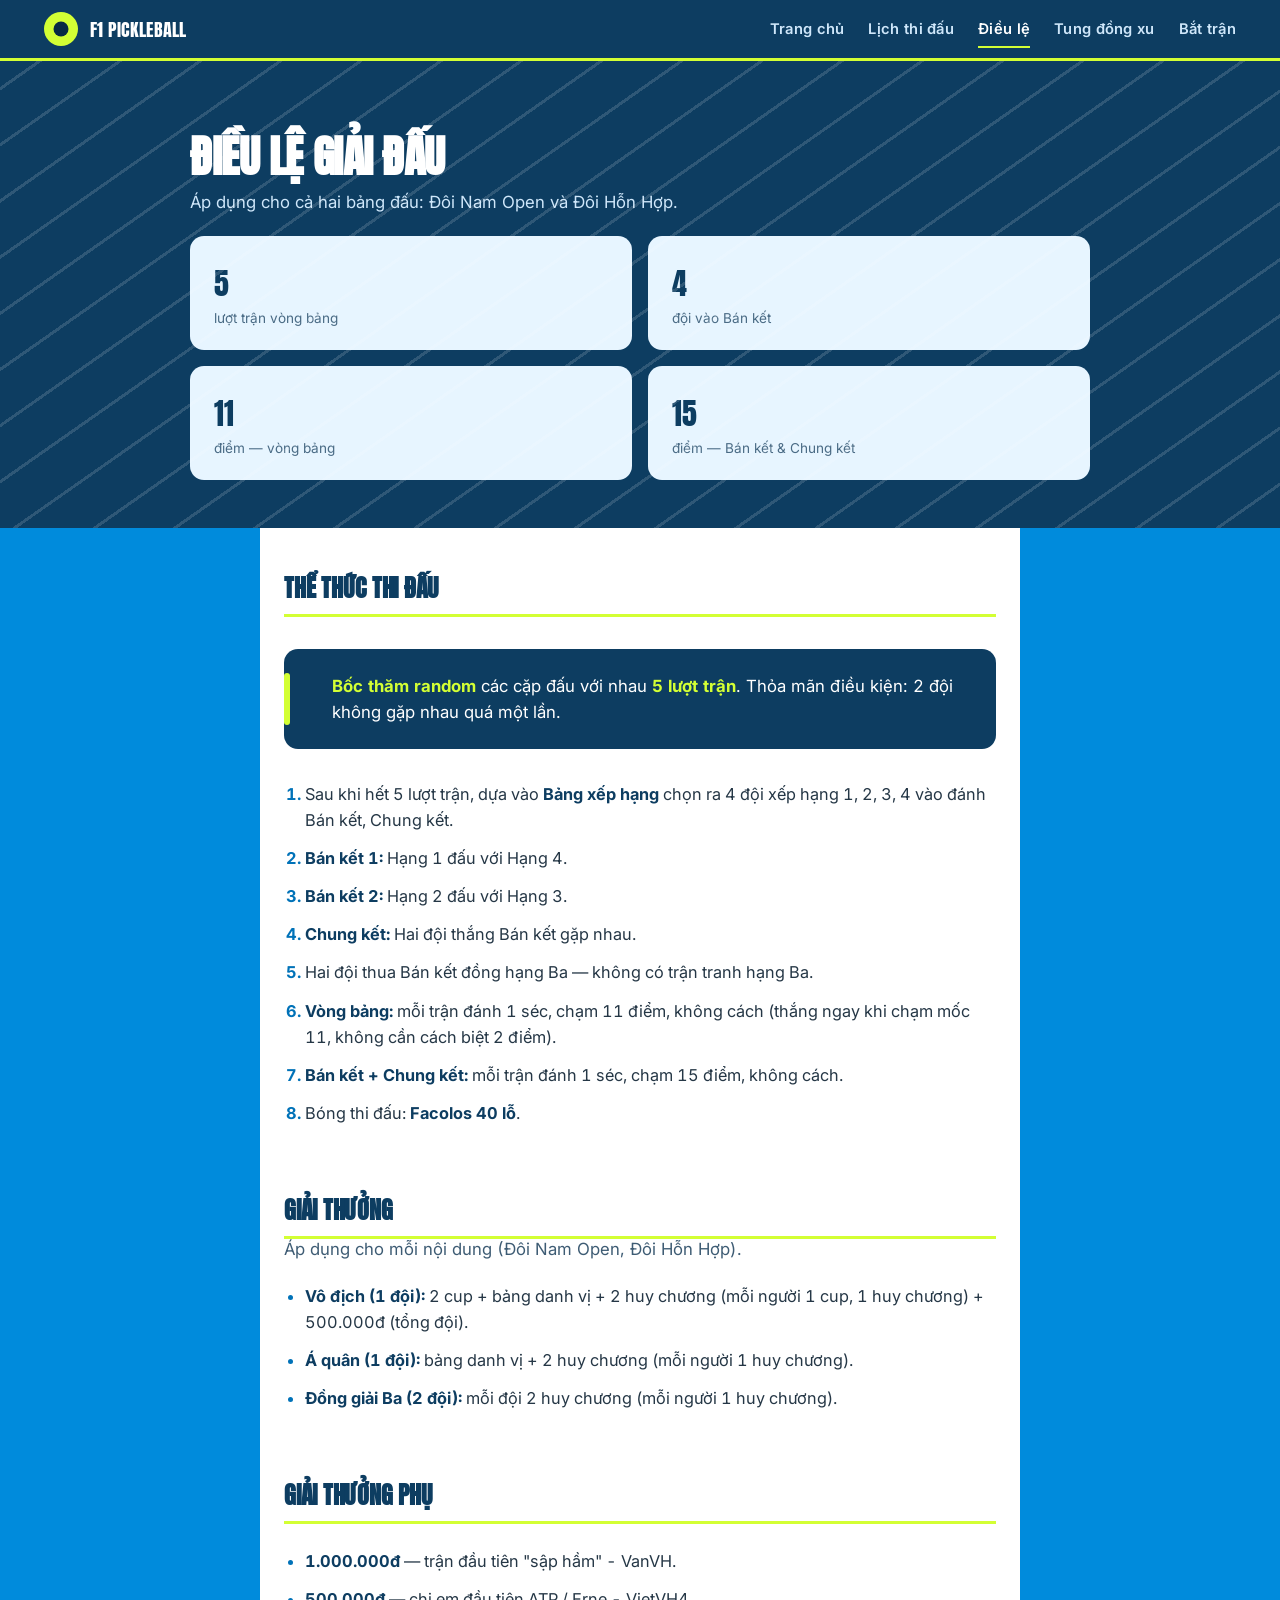
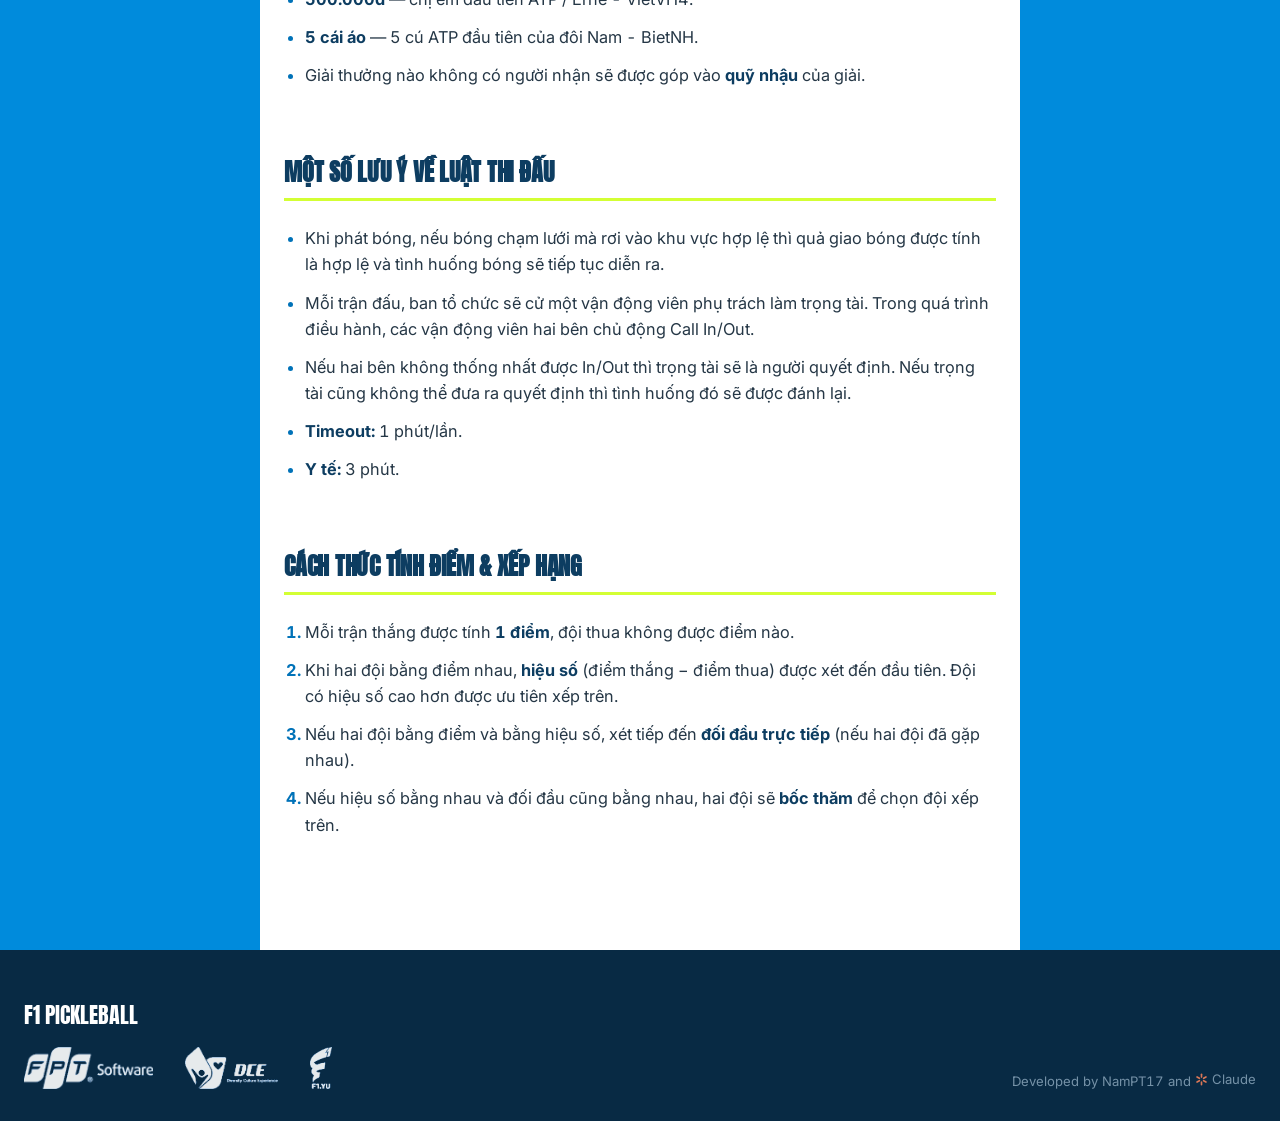
<file: rules.html>
<!doctype html>
<html lang="vi">
<head>
<meta charset="UTF-8" />
<meta name="viewport" content="width=device-width, initial-scale=1" />
<title>Điều lệ giải đấu — Pickleball F1 Club Open 2026</title>
<link rel="stylesheet" href="css/style.css" />
</head>
<body>

<header class="site-header">
  <div class="site-header__inner">
    <a class="brand" href="index.html">
      <span class="brand__mark"><svg viewBox="0 0 24 24" fill="currentColor"><circle cx="12" cy="12" r="9"/></svg></span>
      F1 PICKLEBALL
    </a>
    <button class="nav__toggle" data-nav-toggle aria-expanded="false" aria-controls="site-nav" aria-label="Mở menu">
      <svg width="24" height="24" viewBox="0 0 24 24" fill="none" stroke="currentColor" stroke-width="2.2" stroke-linecap="round"><path d="M4 7h16M4 12h16M4 17h16"/></svg>
    </button>
    <nav class="nav" id="site-nav" aria-label="Điều hướng chính">
      <a class="nav__link" href="index.html">Trang chủ</a>
      <a class="nav__link" href="schedule.html">Lịch thi đấu</a>
      <a class="nav__link" href="rules.html" aria-current="page">Điều lệ</a>
      <a class="nav__link" href="coin-toss.html">Tung đồng xu</a>
      <a class="nav__link" href="referee.html">Bắt trận</a>
    </nav>
  </div>
</header>

<main>
  <section class="rules-hero court-texture">
    <div class="rules-hero__inner">
      <h1 class="section-title">Điều lệ giải đấu</h1>
      <p class="section-lede">Áp dụng cho cả hai bảng đấu: Đôi Nam Open và Đôi Hỗn Hợp.</p>

      <div class="format-grid">
        <div class="format-stat"><div class="format-stat__value">5</div><div class="format-stat__label">lượt trận vòng bảng</div></div>
        <div class="format-stat"><div class="format-stat__value">4</div><div class="format-stat__label">đội vào Bán kết</div></div>
        <div class="format-stat"><div class="format-stat__value">11</div><div class="format-stat__label">điểm — vòng bảng</div></div>
        <div class="format-stat"><div class="format-stat__value">15</div><div class="format-stat__label">điểm — Bán kết &amp; Chung kết</div></div>
      </div>
    </div>
  </section>

  <article class="rules-body">
    <h2>Thể thức thi đấu</h2>
    <div class="rule-callout">
      <p><strong>Bốc thăm random</strong> các cặp đấu với nhau <strong>5 lượt trận</strong>. Thỏa mãn điều kiện: 2 đội không gặp nhau quá một lần.</p>
    </div>
    <ol>
      <li>Sau khi hết 5 lượt trận, dựa vào <strong>Bảng xếp hạng</strong> chọn ra 4 đội xếp hạng 1, 2, 3, 4 vào đánh Bán kết, Chung kết.</li>
      <li><strong>Bán kết 1:</strong> Hạng 1 đấu với Hạng 4.</li>
      <li><strong>Bán kết 2:</strong> Hạng 2 đấu với Hạng 3.</li>
      <li><strong>Chung kết:</strong> Hai đội thắng Bán kết gặp nhau.</li>
      <li>Hai đội thua Bán kết đồng hạng Ba — không có trận tranh hạng Ba.</li>
      <li><strong>Vòng bảng:</strong> mỗi trận đánh 1 séc, chạm 11 điểm, không cách (thắng ngay khi chạm mốc 11, không cần cách biệt 2 điểm).</li>
      <li><strong>Bán kết + Chung kết:</strong> mỗi trận đánh 1 séc, chạm 15 điểm, không cách.</li>
      <li>Bóng thi đấu: <strong>Facolos 40 lỗ</strong>.</li>
    </ol>

    <h2>Giải thưởng</h2>
    <p class="section-lede" style="margin:0 0 12px;">Áp dụng cho mỗi nội dung (Đôi Nam Open, Đôi Hỗn Hợp).</p>
    <ul>
      <li><strong>Vô địch (1 đội):</strong> 2 cup + bảng danh vị + 2 huy chương (mỗi người 1 cup, 1 huy chương) + 500.000đ (tổng đội).</li>
      <li><strong>Á quân (1 đội):</strong> bảng danh vị + 2 huy chương (mỗi người 1 huy chương).</li>
      <li><strong>Đồng giải Ba (2 đội):</strong> mỗi đội 2 huy chương (mỗi người 1 huy chương).</li>
    </ul>

    <h2>Giải thưởng phụ</h2>
    <ul>
      <li><strong>1.000.000đ</strong> — trận đầu tiên "sập hầm" - VanVH.</li>
      <li><strong>500.000đ</strong> — chị em đầu tiên ATP / Erne - VietVH4.</li>
      <li><strong>5 cái áo</strong> — 5 cú ATP đầu tiên của đôi Nam - BietNH.</li>
      <li>Giải thưởng nào không có người nhận sẽ được góp vào <strong>quỹ nhậu</strong> của giải.</li>
    </ul>

    <h2>Một số lưu ý về luật thi đấu</h2>
    <ul>
      <li>Khi phát bóng, nếu bóng chạm lưới mà rơi vào khu vực hợp lệ thì quả giao bóng được tính là hợp lệ và tình huống bóng sẽ tiếp tục diễn ra.</li>
      <li>Mỗi trận đấu, ban tổ chức sẽ cử một vận động viên phụ trách làm trọng tài. Trong quá trình điều hành, các vận động viên hai bên chủ động Call In/Out.</li>
      <li>Nếu hai bên không thống nhất được In/Out thì trọng tài sẽ là người quyết định. Nếu trọng tài cũng không thể đưa ra quyết định thì tình huống đó sẽ được đánh lại.</li>
      <li><strong>Timeout:</strong> 1 phút/lần.</li>
      <li><strong>Y tế:</strong> 3 phút.</li>
    </ul>

    <h2>Cách thức tính điểm &amp; xếp hạng</h2>
    <ol>
      <li>Mỗi trận thắng được tính <strong>1 điểm</strong>, đội thua không được điểm nào.</li>
      <li>Khi hai đội bằng điểm nhau, <strong>hiệu số</strong> (điểm thắng − điểm thua) được xét đến đầu tiên. Đội có hiệu số cao hơn được ưu tiên xếp trên.</li>
      <li>Nếu hai đội bằng điểm và bằng hiệu số, xét tiếp đến <strong>đối đầu trực tiếp</strong> (nếu hai đội đã gặp nhau).</li>
      <li>Nếu hiệu số bằng nhau và đối đầu cũng bằng nhau, hai đội sẽ <strong>bốc thăm</strong> để chọn đội xếp trên.</li>
    </ol>
  </article>
</main>

<footer class="site-footer">
  <div class="site-footer__inner">
    <div>
      <div class="site-footer__brand">F1 PICKLEBALL</div>
      <div class="site-footer__sponsors">
        <img class="sponsor-logo" src="assets/logos/fpt-software.png" alt="FPT Software" />
        <img class="sponsor-logo" src="assets/logos/dce.png" alt="DCE — Diversity Culture Experience" />
        <img class="sponsor-logo" src="assets/logos/f1-yu.png" alt="F1.YU" />
      </div>
    </div>
    <a class="site-footer__meta site-footer__meta--link" href="https://github.com/ptnam0700/f1-pickleball-2308" target="_blank" rel="noopener">Developed by NamPT17 and <span class="claude-mark"><svg viewBox="0 0 24 24" fill="currentColor" aria-hidden="true"><g><rect x="10.5" y="1" width="3" height="8" rx="1.5"/><rect x="10.5" y="1" width="3" height="8" rx="1.5" transform="rotate(60 12 12)"/><rect x="10.5" y="1" width="3" height="8" rx="1.5" transform="rotate(120 12 12)"/><rect x="10.5" y="1" width="3" height="8" rx="1.5" transform="rotate(180 12 12)"/><rect x="10.5" y="1" width="3" height="8" rx="1.5" transform="rotate(240 12 12)"/><rect x="10.5" y="1" width="3" height="8" rx="1.5" transform="rotate(300 12 12)"/></g></svg>Claude</span></a>
  </div>
</footer>

<script src="js/nav.js"></script>
</body>
</html>
</file>
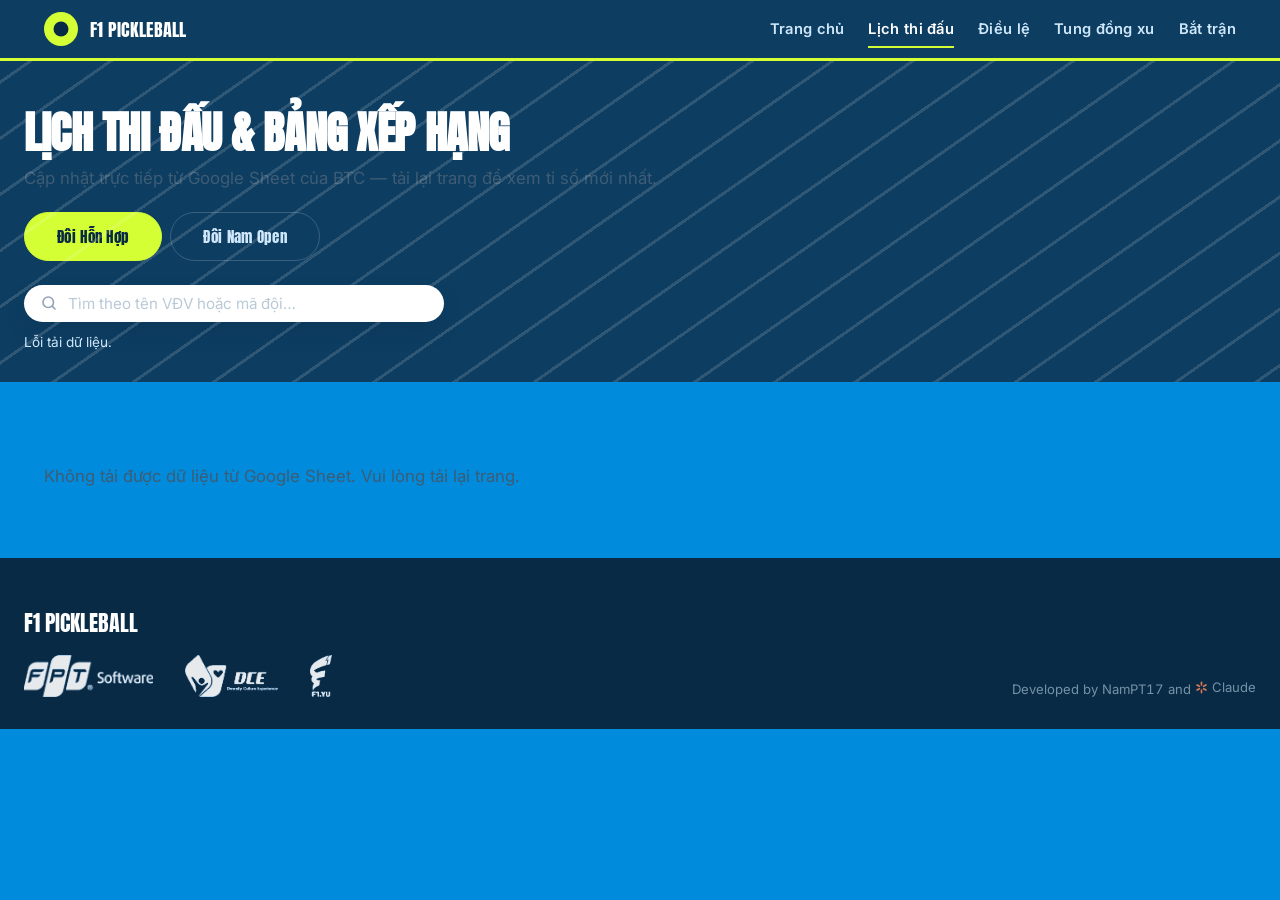
<file: schedule.html>
<!doctype html>
<html lang="vi">
<head>
<meta charset="UTF-8" />
<meta name="viewport" content="width=device-width, initial-scale=1" />
<title>Lịch thi đấu &amp; Bảng xếp hạng — Pickleball F1 Club Open 2026</title>
<meta name="description" content="Lịch thi đấu, tỉ số và bảng xếp hạng trực tiếp — Pickleball F1 Club Open 2026." />
<link rel="stylesheet" href="css/style.css" />
</head>
<body>

<header class="site-header">
  <div class="site-header__inner">
    <a class="brand" href="index.html">
      <span class="brand__mark"><svg viewBox="0 0 24 24" fill="currentColor"><circle cx="12" cy="12" r="9"/></svg></span>
      F1 PICKLEBALL
    </a>
    <button class="nav__toggle" data-nav-toggle aria-expanded="false" aria-controls="site-nav" aria-label="Mở menu">
      <svg width="24" height="24" viewBox="0 0 24 24" fill="none" stroke="currentColor" stroke-width="2.2" stroke-linecap="round"><path d="M4 7h16M4 12h16M4 17h16"/></svg>
    </button>
    <nav class="nav" id="site-nav" aria-label="Điều hướng chính">
      <a class="nav__link" href="index.html">Trang chủ</a>
      <a class="nav__link" href="schedule.html" aria-current="page">Lịch thi đấu</a>
      <a class="nav__link" href="rules.html">Điều lệ</a>
      <a class="nav__link" href="coin-toss.html">Tung đồng xu</a>
      <a class="nav__link" href="referee.html">Bắt trận</a>
    </nav>
  </div>
</header>

<main>
  <section class="schedule-hero court-texture">
    <div class="schedule-hero__inner">
      <h1 class="section-title">Lịch thi đấu &amp; Bảng xếp hạng</h1>
      <p class="section-lede">Cập nhật trực tiếp từ Google Sheet của BTC — tải lại trang để xem tỉ số mới nhất.</p>
      <div class="tabbar" role="tablist">
        <button class="tabbar__btn" data-cat="hh" role="tab" aria-selected="true">Đôi Hỗn Hợp</button>
        <button class="tabbar__btn" data-cat="na" role="tab" aria-selected="false">Đôi Nam Open</button>
      </div>
      <label class="schedule-search">
        <svg width="18" height="18" viewBox="0 0 24 24" fill="none" stroke="currentColor" stroke-width="2.2" stroke-linecap="round"><circle cx="11" cy="11" r="7"/><path d="m20 20-3.5-3.5"/></svg>
        <input type="search" id="schedule-search-input" placeholder="Tìm theo tên VĐV hoặc mã đội…" aria-label="Tìm kiếm trận đấu theo tên" />
      </label>
      <p class="schedule-status" id="schedule-status">Đang tải dữ liệu…</p>
    </div>
  </section>

  <div id="schedule-root"></div>
</main>

<footer class="site-footer">
  <div class="site-footer__inner">
    <div>
      <div class="site-footer__brand">F1 PICKLEBALL</div>
      <div class="site-footer__sponsors">
        <img class="sponsor-logo" src="assets/logos/fpt-software.png" alt="FPT Software" />
        <img class="sponsor-logo" src="assets/logos/dce.png" alt="DCE — Diversity Culture Experience" />
        <img class="sponsor-logo" src="assets/logos/f1-yu.png" alt="F1.YU" />
      </div>
    </div>
    <a class="site-footer__meta site-footer__meta--link" href="https://github.com/ptnam0700/f1-pickleball-2308" target="_blank" rel="noopener">Developed by NamPT17 and <span class="claude-mark"><svg viewBox="0 0 24 24" fill="currentColor" aria-hidden="true"><g><rect x="10.5" y="1" width="3" height="8" rx="1.5"/><rect x="10.5" y="1" width="3" height="8" rx="1.5" transform="rotate(60 12 12)"/><rect x="10.5" y="1" width="3" height="8" rx="1.5" transform="rotate(120 12 12)"/><rect x="10.5" y="1" width="3" height="8" rx="1.5" transform="rotate(180 12 12)"/><rect x="10.5" y="1" width="3" height="8" rx="1.5" transform="rotate(240 12 12)"/><rect x="10.5" y="1" width="3" height="8" rx="1.5" transform="rotate(300 12 12)"/></g></svg>Claude</span></a>
  </div>
</footer>

<script src="js/nav.js"></script>
<script src="js/sheet-data.js"></script>
<script src="js/schedule.js"></script>
</body>
</html>
</file>
<file: css/style.css>
/*
  DESIGN CONTRACT
  THESIS: The site is the poster's own scoreboard, not a brochure about it — every page
  extends the poster's diagonal court grid, stenciled navy-on-lime type, and sky/navy/lime
  system instead of falling back to a generic event-landing card grid.
  OWN-WORLD: sky #008BDC fields, navy #0D3D61 panels/ink, lime #D3FF34 accent for scores,
  CTAs and rank highlights; diagonal court-line texture; condensed all-caps display type
  stenciled navy-on-lime like the poster's "BALL" treatment; Inter for body/data, tabular
  numerals on every score.
  STORY: visitor reads event + date + venue + countdown instantly, can read the real rules
  in plain structured language, can find their match and watch standings/bracket fill in.
  FIRST VIEWPORT: full-bleed sky hero built from the real poster art, oversized countdown
  block in navy-on-lime beneath it, venue pill, single primary CTA into the schedule.
  FORM: sports-scoreboard/court system extending the pinned poster brief (brand pinned by
  existing asset — no open world roll).
  FINISH: unreviewed and undocumented is unfinished; this build ends with the finish
  review, the verdict, DESIGN.md, and every shipping raster carrying its provenance.
*/

@import url('https://fonts.googleapis.com/css2?family=Anton&family=Inter:ital,wght@0,400;0,500;0,600;0,700;0,800;1,400&display=swap');

:root{
  /* ---- palette, sampled from poster.png ---- */
  --sky:        #008BDC;
  --sky-deep:   #0072B8;
  --navy:       #0D3D61;
  --navy-deep:  #082B4B;
  --navy-ink:   #082A44;
  --lime:       #D3FF34;
  --lime-deep:  #B8E01C;
  --white:      #FFFFFF;
  --sky-tint:   #E7F5FF;

  --ink-on-sky:  var(--navy-ink);
  --ink-on-navy: #CFE7FA;
  --ink-on-lime: var(--navy-ink);

  --danger: #FF5A5F;
  --win:    #37D67A;

  /* ---- type ---- */
  --font-display: 'Anton', 'Archivo Black', sans-serif;
  --font-body: 'Inter', system-ui, sans-serif;

  /* ---- scale ---- */
  --space-1: 0.25rem;
  --space-2: 0.5rem;
  --space-3: 0.75rem;
  --space-4: 1rem;
  --space-5: 1.5rem;
  --space-6: 2rem;
  --space-7: 3rem;
  --space-8: 4.5rem;
  --space-9: 7rem;

  --radius-s: 6px;
  --radius-m: 14px;
  --radius-l: 28px;

  --shadow-card: 0 18px 40px -18px rgba(8, 42, 68, 0.45);
  --shadow-pop:  0 10px 24px -8px rgba(8, 42, 68, 0.35);

  --ease-out-expo: cubic-bezier(0.16, 1, 0.3, 1);
}

*, *::before, *::after{ box-sizing: border-box; }
html{ scroll-behavior: smooth; overflow-x: hidden; }
body{
  margin: 0;
  font-family: var(--font-body);
  background: var(--sky);
  color: var(--ink-on-sky);
  -webkit-font-smoothing: antialiased;
  text-rendering: optimizeLegibility;
  overflow-x: hidden;
}
body{ font-variant-numeric: tabular-nums; }
img{ max-width: 100%; display: block; }
a{ color: inherit; }
h1,h2,h3,h4{ font-family: var(--font-display); text-transform: uppercase; letter-spacing: -0.01em; margin: 0; line-height: 1.08; }
p{ margin: 0; }
button, input{ font-family: inherit; }

::selection{ background: var(--lime); color: var(--navy-ink); }
:focus-visible{ outline: 3px solid var(--lime); outline-offset: 3px; border-radius: 4px; }

/* ---------------------------------- layout shell ---------------------------------- */
.site-header{
  position: sticky; top: 0; z-index: 40;
  background: var(--navy);
  border-bottom: 3px solid var(--lime);
}
.site-header__inner{
  max-width: 1240px; margin: 0 auto;
  display: flex; align-items: center; justify-content: space-between;
  padding: var(--space-3) var(--space-5);
  gap: var(--space-4);
}
.brand{
  display: flex; align-items: center; gap: var(--space-3);
  font-family: var(--font-display);
  color: var(--white);
  font-size: 1.15rem;
  letter-spacing: 0.01em;
  text-decoration: none;
}
.brand__mark{
  width: 34px; height: 34px; border-radius: 50%;
  background: var(--lime);
  display: grid; place-items: center;
  color: var(--navy-ink);
  font-size: 0.9rem;
}
.brand__mark svg{ width: 20px; height: 20px; }

.nav{ display: flex; align-items: center; gap: var(--space-5); }
.nav__link{
  color: var(--ink-on-navy);
  text-decoration: none;
  font-weight: 600;
  font-size: 0.92rem;
  letter-spacing: 0.02em;
  position: relative;
  padding: var(--space-2) 0;
}
.nav__link::after{
  content: ""; position: absolute; left: 0; right: 100%; bottom: -2px; height: 2px;
  background: var(--lime); transition: right 0.25s var(--ease-out-expo);
}
.nav__link:hover::after, .nav__link[aria-current="page"]::after{ right: 0; }
.nav__link[aria-current="page"]{ color: var(--white); }
.nav__admin{
  display: inline-flex; align-items: center; gap: var(--space-1);
  color: var(--lime);
  text-decoration: none;
  font-size: 0.82rem;
  font-weight: 700;
  letter-spacing: 0.04em;
  border: 1px solid rgba(211,255,52,0.4);
  padding: var(--space-1) var(--space-3);
  border-radius: 999px;
  background: rgba(211,255,52,0.06);
}
.nav__admin:hover{ background: rgba(211,255,52,0.16); }
.nav__toggle{
  display: none;
  background: transparent; border: none; color: var(--white); cursor: pointer;
  padding: var(--space-2); margin: calc(-1 * var(--space-2));
}
.nav__toggle svg{ display: block; }

.site-footer{
  background: var(--navy-ink);
  color: var(--ink-on-navy);
  padding: var(--space-7) var(--space-5) var(--space-6);
}
.site-footer__inner{
  max-width: 1240px; margin: 0 auto;
  display: flex; flex-wrap: wrap; gap: var(--space-6);
  justify-content: space-between;
  align-items: flex-end;
}
.site-footer__brand{ font-family: var(--font-display); color: var(--white); font-size: 1.4rem; margin-bottom: var(--space-4); }
.site-footer__sponsors{
  display: flex; gap: var(--space-6); flex-wrap: wrap; align-items: center;
  font-size: 0.82rem; letter-spacing: 0.06em; text-transform: uppercase;
  color: rgba(207,231,250,0.7);
}
.sponsor-logo{ height: 42px; width: auto; opacity: 0.9; }
.site-footer__meta{ font-size: 0.82rem; color: rgba(207,231,250,0.55); margin-top: var(--space-5); }
.site-footer__meta--link{ text-decoration: none; transition: color 0.18s; }
.site-footer__meta--link:hover{ color: var(--lime); }
.claude-mark{ display: inline-flex; align-items: center; gap: 4px; }
.claude-mark svg{ width: 13px; height: 13px; color: #D97757; }

main{ display: block; }

/* ---------------------------------- court texture ---------------------------------- */
.court-texture{
  position: relative;
  overflow: hidden;
}
.court-texture::before{
  content: "";
  position: absolute; inset: -20% -10%;
  background-image: repeating-linear-gradient(
    -35deg,
    rgba(255,255,255,0.14) 0px, rgba(255,255,255,0.14) 3px,
    transparent 3px, transparent 46px
  );
  pointer-events: none;
}

/* ---------------------------------- buttons ---------------------------------- */
.btn{
  display: inline-flex; align-items: center; justify-content: center; gap: var(--space-2);
  font-family: var(--font-display);
  letter-spacing: 0.02em;
  font-size: 1rem;
  padding: var(--space-3) var(--space-6);
  border-radius: var(--radius-s);
  border: none;
  cursor: pointer;
  text-decoration: none;
  transition: transform 0.18s var(--ease-out-expo), box-shadow 0.18s var(--ease-out-expo), background 0.18s;
}
.btn:active{ transform: translateY(1px); }
.btn--lime{ background: var(--lime); color: var(--navy-ink); box-shadow: var(--shadow-pop); }
.btn--lime:hover{ background: var(--lime-deep); transform: translateY(-2px); box-shadow: 0 16px 28px -10px rgba(8,42,68,0.5); }
.btn--navy{ background: var(--navy); color: var(--white); }
.btn--navy:hover{ background: var(--navy-deep); transform: translateY(-2px); }
.btn--ghost{ background: transparent; color: var(--navy); border: 2px solid var(--navy); }
.btn--ghost:hover{ background: var(--navy); color: var(--white); }
.btn--sm{ padding: var(--space-2) var(--space-4); font-size: 0.85rem; }
.btn:disabled{ opacity: 0.4; cursor: not-allowed; transform: none !important; box-shadow: none !important; }

/* ---------------------------------- hero ---------------------------------- */
.hero{ background: var(--sky); padding-bottom: var(--space-8); }
.hero__poster{
  display: block; width: 100%;
}
.hero__below{
  max-width: 1240px; margin: 0 auto; padding: 0 var(--space-5);
  margin-top: calc(-1 * var(--space-8));
  position: relative; z-index: 5;
}

.countdown-block{
  background: var(--navy);
  border-radius: var(--radius-l);
  box-shadow: var(--shadow-card);
  padding: var(--space-6) var(--space-6);
  display: grid;
  gap: var(--space-5);
}
.countdown-block__label{
  color: var(--lime);
  font-family: var(--font-display);
  font-size: clamp(1.1rem, 2vw, 1.6rem);
  letter-spacing: 0.02em;
}
.countdown{
  display: grid;
  grid-template-columns: repeat(4, 1fr);
  gap: var(--space-3);
}
.countdown__unit{
  background: var(--lime);
  color: var(--navy-ink);
  border-radius: var(--radius-m);
  padding: var(--space-4) var(--space-2);
  text-align: center;
}
.countdown__value{
  font-family: var(--font-display);
  font-size: clamp(2.2rem, 6vw, 4.2rem);
  line-height: 1;
  font-variant-numeric: tabular-nums;
}
.countdown__unit-label{
  font-size: 0.7rem;
  letter-spacing: 0.12em;
  text-transform: uppercase;
  font-weight: 700;
  margin-top: var(--space-2);
  opacity: 0.75;
}
.countdown--done .countdown__unit{ background: var(--white); }

.event-facts{
  display: flex; flex-wrap: wrap; gap: var(--space-4);
  margin-top: var(--space-5);
}
.event-fact{
  display: flex; align-items: center; gap: var(--space-3);
  background: var(--white);
  border-radius: 999px;
  padding: var(--space-2) var(--space-5) var(--space-2) var(--space-2);
  box-shadow: var(--shadow-pop);
}
.event-fact--link{
  text-decoration: none; cursor: pointer;
  transition: transform 0.18s var(--ease-out-expo), box-shadow 0.18s var(--ease-out-expo);
}
.event-fact--link:hover{ transform: translateY(-2px); box-shadow: 0 14px 26px -10px rgba(8,42,68,0.45); }
.event-fact--link .event-fact__sub{ color: var(--sky-deep); font-weight: 700; }
.event-fact__icon{
  width: 40px; height: 40px; border-radius: 50%;
  background: var(--sky-tint);
  color: var(--sky-deep);
  display: grid; place-items: center;
  flex-shrink: 0;
}
.event-fact__icon svg{ width: 20px; height: 20px; }
.event-fact__title{ font-weight: 800; font-size: 0.95rem; color: var(--navy-ink); }
.event-fact__sub{ font-size: 0.82rem; color: #4A6B85; }

/* ---------------------------------- split CTA band ---------------------------------- */
.split-band{
  display: grid; grid-template-columns: 1fr 1fr;
  gap: 3px;
  background: var(--lime);
}
.split-tile{
  position: relative;
  padding: var(--space-8) var(--space-6);
  min-height: 320px;
  display: flex; flex-direction: column; justify-content: flex-end;
  text-decoration: none;
  overflow: hidden;
  isolation: isolate;
}
.split-tile--rules{ background: var(--navy); color: var(--white); }
.split-tile--schedule{ background: var(--sky-deep); color: var(--white); }
.split-tile::after{
  content: "";
  position: absolute; inset: -20% -10%; z-index: -1;
  background-image: repeating-linear-gradient(35deg, rgba(255,255,255,0.08) 0 3px, transparent 3px 44px);
}
.split-tile__eyebrow{ font-size: 0.8rem; letter-spacing: 0.14em; text-transform: uppercase; opacity: 0.7; margin-bottom: var(--space-2); font-weight: 700; }
.split-tile__title{ font-size: clamp(2rem, 4.2vw, 3.4rem); }
.split-tile__desc{ font-family: var(--font-body); font-size: 1rem; opacity: 0.85; margin-top: var(--space-3); max-width: 34ch; }
.split-tile__arrow{
  margin-top: var(--space-5);
  width: 52px; height: 52px; border-radius: 50%;
  background: var(--lime); color: var(--navy-ink);
  display: grid; place-items: center;
  transition: transform 0.25s var(--ease-out-expo);
}
.split-tile:hover .split-tile__arrow{ transform: translateX(8px); }

/* ---------------------------------- generic section ---------------------------------- */
.section{ max-width: 1240px; margin: 0 auto; padding: var(--space-8) var(--space-5); }
.section--tight{ padding-top: var(--space-6); padding-bottom: var(--space-6); }
.section__kicker{ display:none; } /* kickers are refused; keep selector for legacy safety, unused */
.section-title{ font-size: clamp(1.8rem, 3.4vw, 2.8rem); color: var(--navy); }
.section-lede{ font-family: var(--font-body); font-size: 1.05rem; color: #3E5C74; max-width: 62ch; margin-top: var(--space-3); }

/* ---------------------------------- rules page ---------------------------------- */
.rules-hero{ background: var(--navy); color: var(--white); padding: var(--space-8) var(--space-5) var(--space-7); }
.rules-hero__inner{ max-width: 900px; margin: 0 auto; }
.rules-hero .section-title{ color: var(--white); }
.rules-hero .section-lede{ color: var(--ink-on-navy); }

.rules-body{ max-width: 760px; margin: 0 auto; padding: var(--space-7) var(--space-5) var(--space-9); background: var(--white); }
.rules-body h2{
  font-size: 1.5rem; color: var(--navy);
  margin-top: var(--space-8);
  padding-bottom: var(--space-3);
  border-bottom: 3px solid var(--lime);
}
.rules-body h2:first-child{ margin-top: 0; }
.rules-body ol, .rules-body ul{ padding-left: 1.3em; display: grid; gap: var(--space-3); margin: var(--space-5) 0 0; }
.rules-body li{ line-height: 1.6; font-size: 1.02rem; color: #253746; }
.rules-body li::marker{ color: var(--sky-deep); font-weight: 700; }
.rules-body strong{ color: var(--navy); }

.rule-callout{
  background: var(--navy);
  color: var(--white);
  border-radius: var(--radius-m);
  padding: var(--space-5) var(--space-6);
  margin: var(--space-6) 0;
  display: grid; gap: var(--space-2);
  position: relative;
}
.rule-callout::before{
  content: "";
  position: absolute; left: 0; top: var(--space-5); bottom: var(--space-5); width: 6px;
  background: var(--lime); border-radius: 4px;
}
.rule-callout p{ font-size: 1.05rem; line-height: 1.55; padding-left: var(--space-4); }
.rule-callout strong{ color: var(--lime); }

.format-grid{
  display: grid; grid-template-columns: repeat(2, 1fr); gap: var(--space-4);
  margin-top: var(--space-5);
}
.format-stat{
  background: var(--sky-tint);
  border-radius: var(--radius-m);
  padding: var(--space-5);
}
.format-stat__value{ font-family: var(--font-display); font-size: 1.9rem; color: var(--navy); }
.format-stat__label{ font-size: 0.85rem; color: #4A6B85; margin-top: var(--space-1); }

/* ---------------------------------- schedule page ---------------------------------- */
.schedule-hero{ background: var(--navy); padding: var(--space-7) var(--space-5) var(--space-6); }
.schedule-hero .section-title{ color: var(--white); }
.schedule-hero__inner{ max-width: 1240px; margin: 0 auto; }

.tabbar{
  display: flex;
  margin-top: var(--space-5);
  gap: var(--space-2);
  max-width: 100%;
  overflow-x: auto;
  -webkit-overflow-scrolling: touch;
}
.tabbar__btn{
  border: 1.5px solid rgba(255,255,255,0.18); background: transparent; color: var(--ink-on-navy);
  font-family: var(--font-display); letter-spacing: 0.02em;
  font-size: 0.95rem;
  white-space: nowrap; flex: 0 0 auto;
  padding: var(--space-3) var(--space-6);
  border-radius: 999px; cursor: pointer;
  transition: background 0.2s, color 0.2s, border-color 0.2s;
}
.tabbar__btn[aria-selected="true"]{ background: var(--lime); color: var(--navy-ink); border-color: var(--lime); }

.category-panel{ display: none; }
.category-panel[data-active="true"]{ display: block; }

.admin-strip{
  max-width: 1240px; margin: 0 auto; padding: var(--space-4) var(--space-5) 0;
  display: flex; justify-content: flex-end;
}
.admin-strip[hidden]{ display: none; }
.admin-pill{
  display: inline-flex; align-items: center; gap: var(--space-2);
  background: var(--lime); color: var(--navy-ink);
  border-radius: 999px; padding: var(--space-2) var(--space-4);
  font-size: 0.82rem; font-weight: 800; letter-spacing: 0.04em;
}
.admin-pill__dot{ width: 8px; height: 8px; border-radius: 50%; background: var(--win); }

.stage{ padding: var(--space-7) var(--space-5); max-width: 1240px; margin: 0 auto; }
.stage__head{ display: flex; align-items: baseline; justify-content: space-between; gap: var(--space-4); flex-wrap: wrap; margin-bottom: var(--space-5); }
.stage__title{ font-size: clamp(1.5rem, 2.6vw, 2.1rem); color: var(--navy); }
.stage__progress{ font-size: 0.9rem; color: #4A6B85; font-weight: 600; }

.stage-block{ margin-top: var(--space-7); }
.stage-block:first-child{ margin-top: var(--space-4); }
.stage-block__title{
  font-family: var(--font-display);
  font-size: clamp(1.3rem, 2.4vw, 1.7rem);
  color: var(--navy);
  letter-spacing: 0.02em;
  padding-bottom: var(--space-2);
  border-bottom: 3px solid var(--lime);
  margin-bottom: var(--space-4);
}
.round-group{ margin-top: var(--space-6); }
.round-group:first-child{ margin-top: 0; }
.round-group__label{
  font-family: var(--font-display);
  font-size: 0.85rem;
  color: var(--sky-deep);
  letter-spacing: 0.04em;
  margin-bottom: var(--space-3);
}
.match-list{ display: grid; gap: var(--space-3); grid-template-columns: 1fr; }
@media (min-width: 700px){
  .match-list{ grid-template-columns: repeat(2, 1fr); }
  .match-list--center{ grid-template-columns: 1fr; justify-items: center; }
  .match-list--center .match-card{ width: 100%; max-width: 460px; }
}

/* match card — stacked rows (mobile-first, matches PPA Tour results pattern) */
.match-card{
  background: var(--white);
  border-radius: var(--radius-m);
  padding: var(--space-4);
  box-shadow: 0 4px 16px -8px rgba(8,42,68,0.18);
  border: 2px solid transparent;
}
.match-card[data-status="completed"]{ border-color: rgba(211,255,52,0.55); }

.match-card--final{ position: relative; overflow: hidden; }
.match-card--final::before{
  content: "";
  position: absolute; inset: 0; margin: auto;
  width: 200px; height: 200px;
  background: radial-gradient(circle, rgba(201,162,39,0.16) 0%, rgba(201,162,39,0) 72%);
  filter: blur(18px);
  pointer-events: none; z-index: 0;
}
.match-card__watermark{
  position: absolute; inset: 0; margin: auto;
  width: 150px; height: 150px;
  display: flex; align-items: center; justify-content: center;
  color: #C9A227;
  opacity: 0.14;
  filter: blur(0.5px);
  pointer-events: none; z-index: 0;
}
.match-card__watermark svg{ width: 100%; height: 100%; }
.match-card--final > *:not(.match-card__watermark){ position: relative; z-index: 1; }
.match-card__head{ display: flex; justify-content: flex-end; margin-bottom: var(--space-3); }
.match-card__badge{
  font-size: 0.7rem; font-weight: 800; letter-spacing: 0.03em;
  padding: 3px 10px; border-radius: 999px;
  background: #EEF3F7; color: #7C93A6;
}
.match-card__badge--completed{ background: rgba(55,214,122,0.16); color: #1D9C58; }
.match-card__badge--scheduled{ background: rgba(0,139,220,0.14); color: var(--sky-deep); }

.match-row{
  display: flex; align-items: center; gap: var(--space-3);
  padding: var(--space-2) var(--space-3);
  border-radius: var(--radius-s);
}
.match-row + .match-row{ margin-top: var(--space-1); }
.match-row--winner{ background: rgba(211,255,52,0.2); }
.match-row__badge{
  width: 30px; height: 30px; border-radius: 50%;
  background: var(--sky-tint); color: var(--sky-deep);
  display: grid; place-items: center; font-family: var(--font-display); font-size: 0.72rem;
  flex-shrink: 0;
}
.match-row__name{ flex: 1; min-width: 0; }
.match-row__code{ font-weight: 800; color: var(--navy-ink); font-size: 0.95rem; }
.match-row__players{ font-family: var(--font-body); font-weight: 600; font-size: 0.76rem; color: #7C93A6; margin-top: 1px; overflow-wrap: anywhere; }
.match-row__score{ flex-shrink: 0; }

.score-box{
  min-width: 2.5rem; height: 2.5rem; padding: 0 var(--space-2);
  display: inline-flex; align-items: center; justify-content: center;
  font-family: var(--font-body); font-weight: 800; font-size: 1.15rem;
  color: var(--navy-ink); font-variant-numeric: tabular-nums;
  background: var(--white);
  border: 1.5px solid #E2E8F0; border-radius: 10px;
  box-shadow: 0 1px 2px rgba(15,23,42,0.04);
}
.match-row--winner .score-box{ border-color: rgba(211,255,52,0.7); background: var(--white); }
.score-box--dash{ color: #CBD5E1; border-style: dashed; font-weight: 600; }

.match-card__foot{
  display: flex; align-items: center; gap: var(--space-2);
  margin-top: var(--space-3); padding-top: var(--space-3);
  border-top: 1px solid #EEF3F7;
  font-size: 0.78rem; color: #94A3B8; font-weight: 600;
}

.schedule-status{ font-size: 0.85rem; color: var(--ink-on-navy); margin-top: var(--space-3); }

/* search */
.schedule-search{
  display: flex; align-items: center; gap: var(--space-2);
  background: var(--white); border-radius: 999px;
  padding: var(--space-2) var(--space-4);
  margin-top: var(--space-5);
  max-width: 420px;
  box-shadow: var(--shadow-pop);
}
.schedule-search svg{ flex-shrink: 0; color: #94A3B8; }
.schedule-search input{
  border: none; outline: none; flex: 1; min-width: 0;
  font-family: var(--font-body); font-size: 0.95rem; color: var(--navy-ink);
  background: transparent;
}
.schedule-search input::placeholder{ color: #B9C9D6; }
.round-group[hidden]{ display: none; }
.match-card[hidden]{ display: none; }
.match-empty{
  text-align: center; padding: var(--space-8) var(--space-5);
  background: var(--white); border-radius: var(--radius-m);
  box-shadow: 0 4px 16px -8px rgba(8,42,68,0.18);
  margin-top: var(--space-4);
}
.match-empty[hidden]{ display: none; }
.match-empty__title{ font-family: var(--font-display); font-size: 1.1rem; color: var(--navy); text-transform: none; }
.match-empty__sub{ font-family: var(--font-body); font-size: 0.9rem; color: #7C93A6; margin-top: var(--space-2); }
.match-score-input{
  width: 3.25rem; height: 2.75rem; padding: 0 var(--space-1);
  text-align: center;
  font-family: var(--font-body); font-weight: 800; font-size: 1.3rem;
  color: var(--navy-ink); font-variant-numeric: tabular-nums;
  background: var(--white);
  border: 1.5px solid #E2E8F0; border-radius: 10px;
  box-shadow: 0 1px 2px rgba(15,23,42,0.04);
  transition: border-color 0.15s ease, box-shadow 0.15s ease;
  -moz-appearance: textfield;
  appearance: textfield;
}
.match-score-input::-webkit-outer-spin-button,
.match-score-input::-webkit-inner-spin-button{ -webkit-appearance: none; appearance: none; margin: 0; }
.match-score-input::placeholder{ color: #CBD5E1; font-weight: 700; }
.match-score-input:hover{ border-color: #CBD5E1; }
.match-score-input:focus{
  outline: none;
  border-color: var(--sky);
  box-shadow: 0 0 0 3px rgba(0,139,220,0.16), 0 1px 2px rgba(15,23,42,0.04);
}
.match-card__save{ grid-column: 1 / -1; justify-self: end; margin-top: var(--space-2); }

/* ranking board */
.table-scroll{
  width: 100%; overflow-x: auto; -webkit-overflow-scrolling: touch;
  border-radius: var(--radius-m); box-shadow: var(--shadow-card);
}
.ranking-table{
  width: 100%; min-width: 640px; border-collapse: collapse;
  background: var(--white);
}
.ranking-table th{
  text-align: left; font-size: 0.72rem; letter-spacing: 0.08em; text-transform: uppercase;
  color: #7C93A6; padding: var(--space-3) var(--space-4); background: var(--sky-tint);
}
.ranking-table td{ padding: var(--space-3) var(--space-4); border-top: 1px solid #EEF3F7; font-weight: 600; color: var(--navy-ink); }
.ranking-table tr[data-top4="true"] td{ background: rgba(211,255,52,0.16); }
.ranking-table tr[data-top4="true"] td:first-child{ position: relative; }
.rank-badge{
  display: inline-flex; align-items: center; justify-content: center;
  width: 26px; height: 26px; border-radius: 50%;
  font-family: var(--font-display); font-size: 0.85rem;
  background: #DCE7EF; color: #4A6B85;
}
tr[data-top4="true"] .rank-badge{ background: var(--navy); color: var(--lime); }
.tie-flag{
  display: inline-flex; align-items: center; gap: 4px;
  font-size: 0.72rem; font-weight: 800; color: #B8860B;
  background: #FFF6DD; border-radius: 999px; padding: 2px 8px; margin-left: var(--space-2);
}
.rr-hint{ font-size: 0.82rem; color: #7C93A6; margin-top: var(--space-3); }

/* bracket */
.bracket{ display: flex; gap: var(--space-6); align-items: center; overflow-x: auto; padding: var(--space-4) 0; }
.bracket__col{ display: flex; flex-direction: column; gap: var(--space-6); min-width: 220px; }
.bracket__col--final{ justify-content: center; }
.bracket-slot{
  background: var(--white); border-radius: var(--radius-s);
  box-shadow: 0 4px 14px -8px rgba(8,42,68,0.2);
  position: relative;
}
.bracket-slot__team{
  display: flex; justify-content: space-between; align-items: center;
  padding: var(--space-3) var(--space-4);
  font-weight: 700; font-size: 0.92rem; color: var(--navy-ink);
  border-bottom: 1px solid #EEF3F7;
}
.bracket-slot__team:last-child{ border-bottom: none; }
.bracket-slot__team[data-winner="true"]{ background: rgba(211,255,52,0.22); }
.bracket-slot__team[data-empty="true"]{ color: #B9C9D6; font-weight: 500; }
.bracket-slot__score{
  font-family: var(--font-body); font-weight: 800; font-variant-numeric: tabular-nums;
  color: var(--navy-ink);
  min-width: 2rem; height: 2rem; padding: 0 6px;
  display: inline-flex; align-items: center; justify-content: center;
  background: var(--sky-tint); border-radius: 8px; font-size: 0.95rem;
}
.bracket-connector{
  position: absolute; right: -1.5rem; top: 50%; width: 1.5rem; height: 2px; background: #CFE3F0;
}
.bracket__col--sf .bracket-slot::after{
  content: ""; position: absolute; right: -1.75rem; top: 50%; width: 1.75rem; height: 2px; background: #CFE3F0;
}
.bracket-title{ font-family: var(--font-display); font-size: 0.85rem; color: var(--sky-deep); letter-spacing: 0.04em; margin-bottom: var(--space-3); text-align: center; }
.champion-banner{
  background: var(--lime); position: relative; overflow: hidden;
  padding: var(--space-6) var(--space-5);
}
.champion-banner__inner{
  max-width: 1240px; margin: 0 auto; position: relative;
  display: flex; flex-wrap: wrap; align-items: center; gap: var(--space-5);
}
.champion-banner__title{
  font-family: var(--font-display); font-size: clamp(1.3rem, 2.6vw, 1.9rem);
  color: var(--navy-ink); flex-shrink: 0;
}
.champion-banner__list{ display: flex; flex-wrap: wrap; gap: var(--space-4); }
.champion-banner__item{
  display: flex; flex-direction: column; gap: 2px;
  background: var(--navy); border-radius: var(--radius-m);
  padding: var(--space-3) var(--space-5);
}
.champion-banner__cat{
  font-size: 0.72rem; letter-spacing: 0.08em; text-transform: uppercase;
  color: var(--lime); font-weight: 700;
}
.champion-banner__team{ font-family: var(--font-body); font-weight: 800; color: var(--white); font-size: 0.98rem; }

.bracket-champion{
  margin-top: var(--space-4);
  background: var(--navy); color: var(--white);
  border-radius: var(--radius-m); padding: var(--space-5);
  text-align: center;
}
.bracket-champion__label{ font-size: 0.8rem; color: var(--lime); letter-spacing: 0.08em; text-transform: uppercase; font-weight: 700; }
.bracket-champion__name{ font-family: var(--font-display); font-size: 1.6rem; margin-top: var(--space-2); }

.locked-note{
  display: flex; align-items: center; gap: var(--space-3);
  background: var(--sky-tint); border-radius: var(--radius-m);
  padding: var(--space-4) var(--space-5); color: #3E5C74; font-size: 0.92rem;
  margin-top: var(--space-4);
}
.locked-note svg{ flex-shrink: 0; color: var(--sky-deep); }

/* admin controls */
.admin-action{
  margin-top: var(--space-5);
  display: flex; align-items: center; gap: var(--space-4); flex-wrap: wrap;
  background: var(--navy); border-radius: var(--radius-m); padding: var(--space-5);
}
.admin-action__copy{ color: var(--ink-on-navy); font-size: 0.9rem; flex: 1; min-width: 220px; }
.admin-action__copy strong{ color: var(--white); }

/* ---------------------------------- login modal ---------------------------------- */
.modal-overlay{
  position: fixed; inset: 0; background: rgba(8,42,68,0.68);
  display: none; align-items: center; justify-content: center; z-index: 100;
  padding: var(--space-5);
}
.modal-overlay[data-open="true"]{ display: flex; }
.modal{
  background: var(--white); border-radius: var(--radius-l);
  width: 100%; max-width: 380px;
  padding: var(--space-6);
  box-shadow: var(--shadow-card);
  animation: modal-in 0.28s var(--ease-out-expo);
}
@keyframes modal-in{ from{ opacity: 0; transform: translateY(12px) scale(0.98); } to{ opacity: 1; transform: none; } }
.modal h2{ font-size: 1.5rem; color: var(--navy); }
.modal p{ color: #4A6B85; font-size: 0.9rem; margin-top: var(--space-2); }
.modal form{ margin-top: var(--space-5); display: grid; gap: var(--space-3); }
.modal label{ font-size: 0.82rem; font-weight: 700; color: var(--navy-ink); }
.modal input[type="password"]{
  width: 100%; padding: var(--space-3) var(--space-4);
  border: 2px solid #DCE7EF; border-radius: var(--radius-s);
  font-size: 1rem;
}
.modal input[type="password"]:focus{ border-color: var(--sky); }
.modal__error{ color: var(--danger); font-size: 0.85rem; font-weight: 600; display: none; }
.modal__error[data-show="true"]{ display: block; }
.modal__actions{ display: flex; gap: var(--space-3); margin-top: var(--space-2); }
.modal__close{
  position: absolute; top: var(--space-4); right: var(--space-4);
  background: none; border: none; cursor: pointer; color: #9AAEC0; padding: var(--space-2);
}
.modal{ position: relative; }

/* ---------------------------------- roster / players ---------------------------------- */
.roster-hero{ background: var(--navy); padding: var(--space-7) var(--space-5) var(--space-6); }
.roster-hero .section-title{ color: var(--white); }
.roster-hero__inner{ max-width: 1240px; margin: 0 auto; }

.pair-list{
  max-width: 1240px; margin: 0 auto; padding: var(--space-7) var(--space-5) var(--space-9);
  display: grid; grid-template-columns: repeat(auto-fill, minmax(340px, 1fr)); gap: var(--space-3);
}
.pair-row{
  background: var(--white);
  border-radius: var(--radius-m);
  padding: var(--space-3) var(--space-4);
  box-shadow: 0 4px 16px -8px rgba(8,42,68,0.18);
  display: flex; align-items: center; gap: var(--space-3);
}
.pair-row__avatars{ display: flex; flex-shrink: 0; }
.pair-row__avatars .player-avatar:last-child{ margin-left: -14px; border: 2px solid var(--white); }
.pair-row__body{ flex: 1; min-width: 0; }
.pair-row__names{ font-weight: 800; color: var(--navy-ink); font-size: 0.95rem; }
.pair-row__sep{ color: #B9C9D6; font-weight: 400; margin: 0 2px; }
.pair-row__seed{
  flex-shrink: 0;
  font-family: var(--font-display); font-size: 0.8rem; color: #7C93A6;
  background: var(--sky-tint); border-radius: 999px; padding: 3px 10px;
}

.player-card__top{ display: flex; align-items: center; gap: var(--space-4); }
.player-avatar{
  position: relative;
  width: 64px; height: 64px; border-radius: 50%; flex-shrink: 0;
  background: var(--sky-tint); color: var(--sky-deep);
  display: grid; place-items: center; overflow: hidden;
  font-family: var(--font-display); font-size: 1.3rem;
}
.player-avatar--sm{ width: 40px; height: 40px; font-size: 0.9rem; z-index: 1; }
.player-avatar--sm .player-avatar__upload{ font-size: 0.42rem; }
.player-avatar--partner{ background: #FFF6DD; color: #A97A00; z-index: 0; }
.player-avatar img{ width: 100%; height: 100%; object-fit: cover; }
.player-avatar__upload{
  position: absolute; inset: 0;
  background: rgba(8,42,68,0.72);
  color: var(--lime);
  display: flex; align-items: center; justify-content: center;
  font-size: 0.6rem; font-weight: 800; letter-spacing: 0.03em; text-transform: uppercase;
  text-align: center; line-height: 1.2; padding: var(--space-1);
  cursor: pointer; opacity: 0; transition: opacity 0.2s;
}
.player-avatar:hover .player-avatar__upload,
.player-avatar__upload:focus-within{ opacity: 1; }
.player-avatar__upload input{
  position: absolute; inset: 0; opacity: 0; cursor: pointer;
}
.player-card__name{ font-weight: 800; color: var(--navy-ink); font-size: 1rem; line-height: 1.3; }
.player-card__account{ font-size: 0.82rem; color: #7C93A6; margin-top: 2px; }
.player-card__meta{ display: flex; flex-wrap: wrap; gap: var(--space-2); }
.player-tag{
  display: inline-flex; align-items: center; gap: 4px;
  background: var(--sky-tint); color: var(--sky-deep);
  border-radius: 999px; padding: 3px 10px; font-size: 0.76rem; font-weight: 700;
}
.player-tag--partner{ background: #FFF6DD; color: #A97A00; }
.roster-empty{
  max-width: 1240px; margin: 0 auto; padding: var(--space-7) var(--space-5);
  color: var(--ink-on-sky);
}

/* ---------------------------------- utility ---------------------------------- */
.visually-hidden{
  position: absolute; width: 1px; height: 1px; overflow: hidden;
  clip: rect(0,0,0,0); white-space: nowrap;
}
.reveal{ opacity: 0; transform: translateY(18px); transition: opacity 0.6s var(--ease-out-expo), transform 0.6s var(--ease-out-expo); }
.reveal[data-visible="true"]{ opacity: 1; transform: none; }
@media (prefers-reduced-motion: reduce){
  .reveal{ opacity: 1; transform: none; transition: none; }
}

/* ---------------------------------- responsive ---------------------------------- */
@media (max-width: 860px){
  .nav__toggle{ display: inline-flex; }
  .nav{
    display: none;
    position: absolute; top: 100%; left: 0; right: 0;
    flex-direction: column; align-items: stretch;
    gap: var(--space-1);
    background: var(--navy);
    border-bottom: 3px solid var(--lime);
    box-shadow: var(--shadow-card);
    padding: var(--space-3) var(--space-5) var(--space-5);
  }
  .nav[data-open="true"]{ display: flex; }
  .nav__link{ padding: var(--space-3) 0; border-bottom: 1px solid rgba(255,255,255,0.08); }
  .nav__link::after{ display: none; }
  .nav__admin{ align-self: flex-start; margin-top: var(--space-3); }
  .split-band{ grid-template-columns: 1fr; }
  .format-grid{ grid-template-columns: 1fr; }
  .countdown{ grid-template-columns: repeat(2, 1fr); }
  .event-facts{ flex-direction: column; align-items: stretch; }
  .site-footer__inner{ flex-direction: column; align-items: flex-start; }
}
</file>
